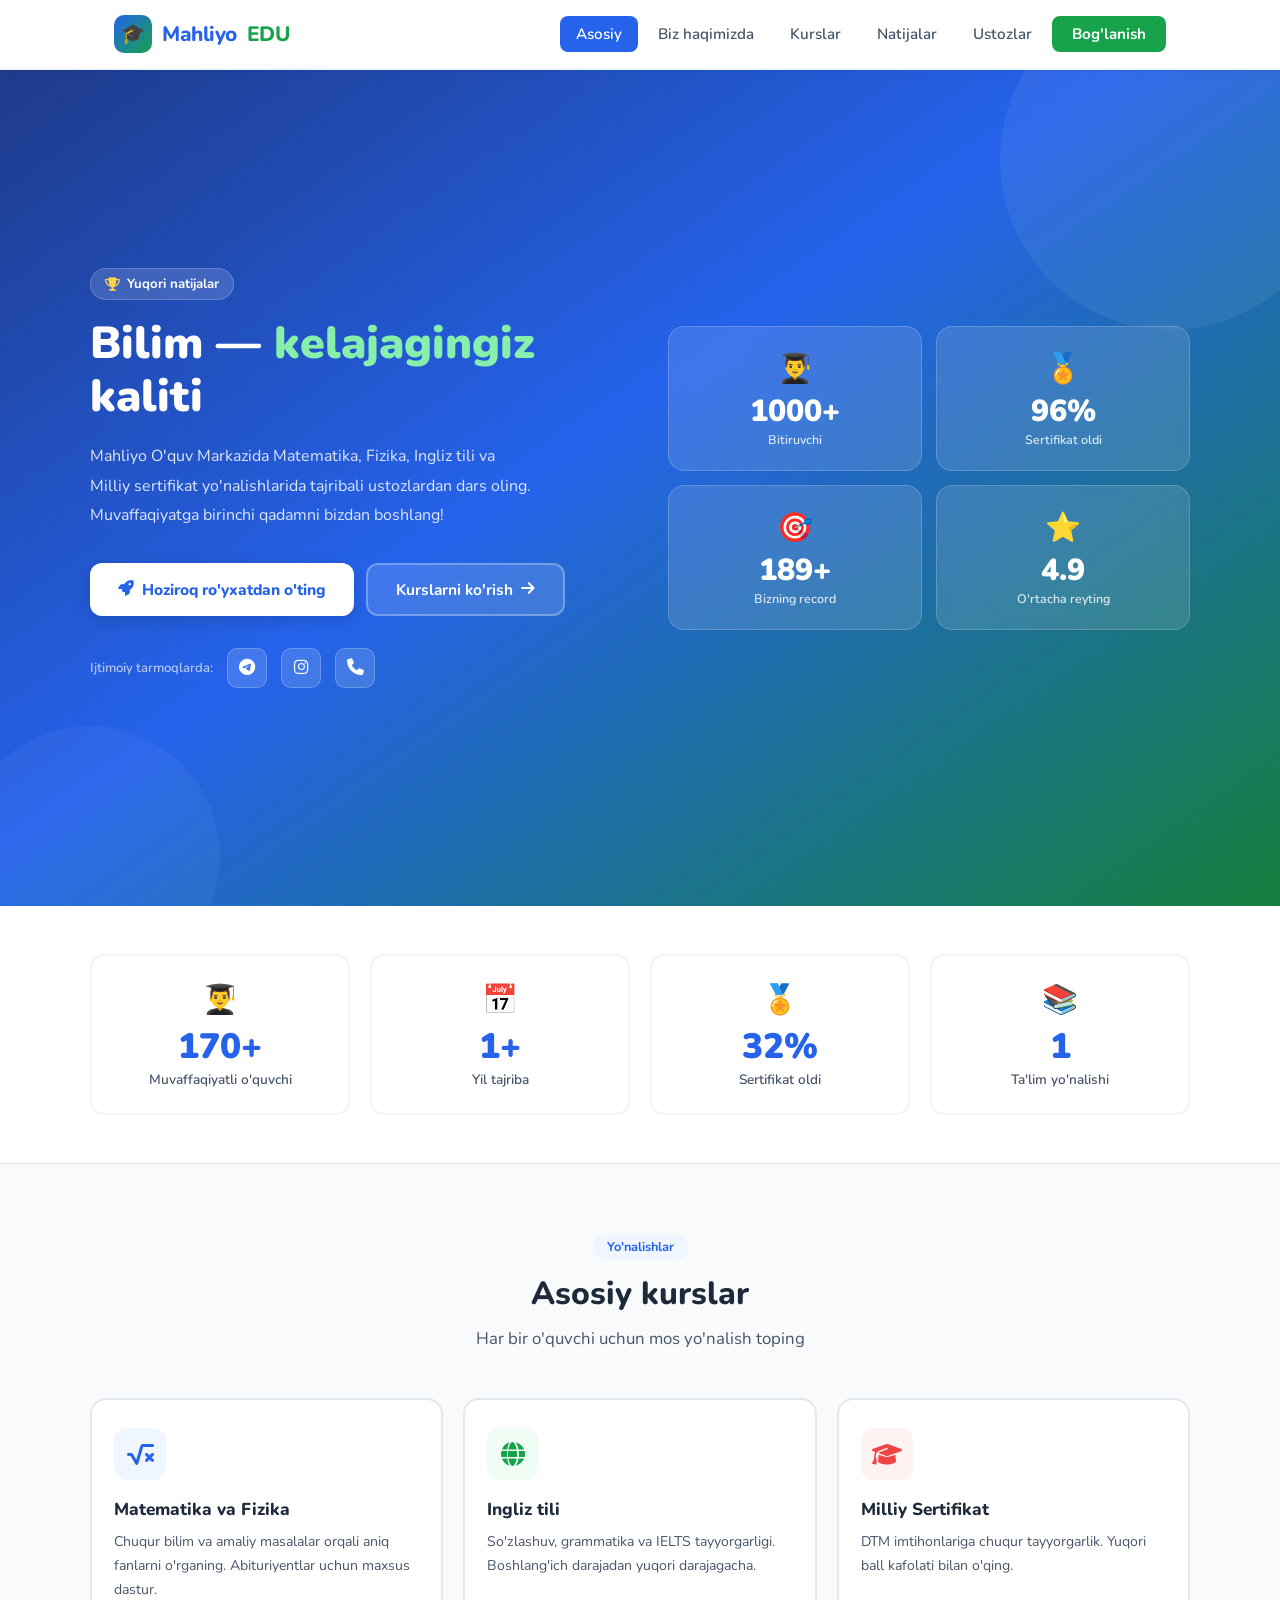
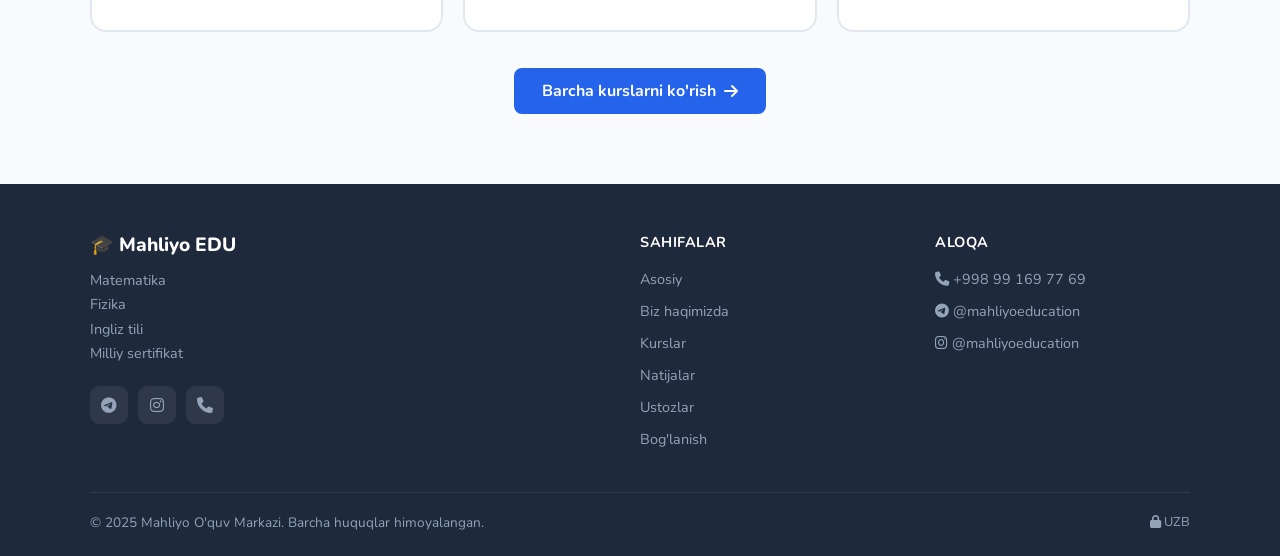
<file: src/main/resources/static/index.html>
<!DOCTYPE html>
<html lang="uz">
<head>
  <meta charset="UTF-8"/>
  <meta name="viewport" content="width=device-width, initial-scale=1.0"/>
  <title>Mahliyo O'quv Markazi — Sifatli Ta'lim</title>
  <link rel="preconnect" href="https://fonts.googleapis.com"/>
  <link href="https://fonts.googleapis.com/css2?family=Nunito:wght@400;600;700;800;900&display=swap" rel="stylesheet"/>
  <!-- Font Awesome — haqiqiy ikonlar uchun -->
  <link rel="stylesheet" href="https://cdnjs.cloudflare.com/ajax/libs/font-awesome/6.5.0/css/all.min.css"/>
  <link rel="stylesheet" href="css/style.css"/>

  <style>
    /* =============================================
       NAVBAR — animatsiyali "Bog'lanish" tugmasi
    ============================================= */

    /* Pulse animatsiyasi — tugma atrofida halqa */
    @keyframes nav-pulse {
      0%   { box-shadow: 0 0 0 0 rgba(37,99,235,0.5); }
      65%  { box-shadow: 0 0 0 10px rgba(37,99,235,0); }
      100% { box-shadow: 0 0 0 0 rgba(37,99,235,0); }
    }
    /* Yengil chayqalish animatsiyasi */
    @keyframes nav-wiggle {
      0%,100% { transform: rotate(0deg); }
      20%     { transform: rotate(-4deg) scale(1.05); }
      40%     { transform: rotate(4deg)  scale(1.05); }
      60%     { transform: rotate(-2deg); }
      80%     { transform: rotate(2deg); }
    }
    .navbar__cta {
      animation: nav-pulse 2.2s infinite;
      position: relative;
    }
    .navbar__cta:hover {
      animation: none;
      transform: translateY(-2px) scale(1.06) !important;
    }

    /* =============================================
       HERO — mobilda to'liq ekran
    ============================================= */
    .hero {
      min-height: calc(100svh - 64px); /* svh — mobil brauzer panelini hisobga oladi */
      background: linear-gradient(145deg, #1e3a8a 0%, #2563eb 45%, #15803d 100%);
      display: flex;
      align-items: center;
      position: relative;
      overflow: hidden;
      padding: 60px 20px 80px;
    }

    /* Fon doiralari — dekorativ */
    .hero::before {
      content: '';
      position: absolute;
      top: -80px; right: -60px;
      width: 340px; height: 340px;
      background: rgba(255,255,255,0.06);
      border-radius: 50%;
      pointer-events: none;
    }
    .hero::after {
      content: '';
      position: absolute;
      bottom: -80px; left: -40px;
      width: 260px; height: 260px;
      background: rgba(255,255,255,0.04);
      border-radius: 50%;
      pointer-events: none;
    }

    .hero__inner {
      max-width: 1100px;
      margin: 0 auto;
      width: 100%;
      display: grid;
      grid-template-columns: 1fr 1fr;
      gap: 56px;
      align-items: center;
      position: relative;
      z-index: 1;
    }

    /* Badge — kichik yorliq */
    .hero__badge {
      display: inline-flex;
      align-items: center;
      gap: 7px;
      background: rgba(255,255,255,0.14);
      color: #fff;
      padding: 6px 14px;
      border-radius: 20px;
      font-size: 0.83rem;
      font-weight: 700;
      margin-bottom: 18px;
      backdrop-filter: blur(8px);
      border: 1px solid rgba(255,255,255,0.2);
    }

    .hero__title {
      font-size: 2.8rem;
      font-weight: 900;
      color: #fff;
      line-height: 1.18;
      margin-bottom: 18px;
    }
    /* Yashil rang — ajratib ko'rsatish */
    .hero__title span { color: #86efac; }

    .hero__desc {
      font-size: 1rem;
      color: rgba(255,255,255,0.85);
      line-height: 1.85;
      margin-bottom: 32px;
    }

    .hero__btns {
      display: flex;
      gap: 12px;
      flex-wrap: wrap;
    }

    /* Asosiy tugma */
    .hero__btn-main {
      background: #fff;
      color: var(--blue);
      padding: 14px 28px;
      border-radius: 12px;
      font-weight: 800;
      font-size: 0.97rem;
      transition: var(--transition);
      display: inline-flex;
      align-items: center;
      gap: 8px;
      text-decoration: none;
      box-shadow: 0 4px 16px rgba(0,0,0,0.15);
    }
    .hero__btn-main:hover {
      background: #f0fdf4;
      transform: translateY(-3px);
      box-shadow: 0 8px 24px rgba(0,0,0,0.25);
    }

    /* Ikkinchi darajali tugma */
    .hero__btn-sec {
      background: rgba(255,255,255,0.13);
      color: #fff;
      padding: 14px 28px;
      border-radius: 12px;
      font-weight: 700;
      font-size: 0.97rem;
      transition: var(--transition);
      border: 2px solid rgba(255,255,255,0.28);
      backdrop-filter: blur(8px);
      display: inline-flex;
      align-items: center;
      gap: 8px;
      text-decoration: none;
    }
    .hero__btn-sec:hover {
      background: rgba(255,255,255,0.22);
      transform: translateY(-3px);
    }

    /* O'ng tomon — statistika kartalar */
    .hero__cards {
      display: grid;
      grid-template-columns: 1fr 1fr;
      gap: 14px;
    }
    .hero__mini-card {
      background: rgba(255,255,255,0.12);
      border-radius: 16px;
      padding: 22px 16px;
      text-align: center;
      backdrop-filter: blur(10px);
      border: 1px solid rgba(255,255,255,0.18);
      color: #fff;
      transition: 0.3s;
    }
    .hero__mini-card:hover {
      background: rgba(255,255,255,0.18);
      transform: translateY(-3px);
    }
    .hero__mini-card__icon { font-size: 1.8rem; margin-bottom: 8px; }
    .hero__mini-card__num  { font-size: 1.9rem; font-weight: 900; line-height: 1; }
    .hero__mini-card__label{ font-size: 0.78rem; opacity: 0.82; margin-top: 5px; font-weight: 600; }

    /* =============================================
       IJTIMOIY TARMOQLAR — hero pastida
    ============================================= */
    .hero__socials {
      display: flex;
      align-items: center;
      gap: 14px;
      margin-top: 32px;
    }
    .hero__socials span {
      font-size: 0.82rem;
      color: rgba(255,255,255,0.65);
      font-weight: 600;
    }
    .social-link {
      width: 40px; height: 40px;
      border-radius: 10px;
      background: rgba(255,255,255,0.14);
      border: 1px solid rgba(255,255,255,0.22);
      display: flex; align-items: center; justify-content: center;
      color: #fff;
      font-size: 1.05rem;
      transition: 0.25s;
      text-decoration: none;
      backdrop-filter: blur(6px);
    }
    .social-link:hover { transform: translateY(-3px) scale(1.1); }
    .social-link.tg:hover  { background: #229ed9; border-color: #229ed9; }
    .social-link.ig:hover  { background: linear-gradient(45deg,#f09433,#e6683c,#dc2743,#cc2366,#bc1888); border-color: transparent; }
    .social-link.tel:hover { background: #16a34a; border-color: #16a34a; }

    /* =============================================
       STATISTIKA CHIZIQ
    ============================================= */
    .stats {
      background: var(--white);
      padding: 48px 20px;
      border-bottom: 1px solid var(--gray-200);
    }
    .stats__inner {
      max-width: 1100px;
      margin: 0 auto;
      display: grid;
      grid-template-columns: repeat(4, 1fr);
      gap: 20px;
    }
    .stat-card {
      text-align: center;
      padding: 24px 16px;
      border-radius: 14px;
      border: 2px solid var(--gray-100);
      transition: var(--transition);
    }
    .stat-card:hover { border-color: var(--blue); background: var(--blue-light); }
    .stat-card__icon  { font-size: 1.8rem; margin-bottom: 10px; }
    .stat-card__num   { font-size: 2.2rem; font-weight: 900; color: var(--blue); line-height: 1; margin-bottom: 6px; }
    .stat-card__label { font-size: 0.85rem; color: var(--gray-600); font-weight: 600; }

    /* =============================================
       KURSLAR PREVIEW
    ============================================= */
    .courses-preview {
      padding: 70px 20px;
      background: var(--gray-50);
    }
    .courses-preview__inner { max-width: 1100px; margin: 0 auto; }

    .courses-grid {
      display: grid;
      grid-template-columns: repeat(3, 1fr);
      gap: 20px;
      margin-bottom: 36px;
    }
    .course-card {
      background: var(--white);
      border-radius: 16px;
      padding: 28px 22px;
      border: 2px solid var(--gray-200);
      transition: var(--transition);
    }
    .course-card:hover {
      border-color: var(--blue);
      box-shadow: var(--shadow-lg);
      transform: translateY(-4px);
    }
    .course-card__icon {
      width: 52px; height: 52px;
      border-radius: 13px;
      display: flex; align-items: center; justify-content: center;
      font-size: 1.5rem;
      margin-bottom: 18px;
    }
    .cc--blue   { background: var(--blue-light); }
    .cc--green  { background: var(--green-light); }
    .cc--red    { background: var(--red-light); }
    .course-card h3 { font-size: 1.08rem; font-weight: 800; margin-bottom: 9px; color: var(--gray-800); }
    .course-card p  { font-size: 0.88rem; color: var(--gray-600); line-height: 1.7; }

    /* =============================================
       FOOTER — haqiqiy ikonlar
    ============================================= */
    .footer__socials {
      display: flex;
      gap: 10px;
      margin-top: 14px;
    }
    .footer__socials a {
      width: 38px; height: 38px;
      border-radius: 9px;
      background: rgba(255,255,255,0.07);
      display: flex; align-items: center; justify-content: center;
      font-size: 1rem;
      transition: 0.25s;
      color: var(--gray-400);
      text-decoration: none;
    }
    .footer__socials a:hover { transform: translateY(-3px); }
    .footer__socials a.tg:hover  { background: #229ed9; color: #fff; }
    .footer__socials a.ig:hover  { background: #e1306c; color: #fff; }
    .footer__socials a.tel:hover { background: var(--green); color: #fff; }

    /* =============================================
       MOBIL — Samsung S20+ (412px) va boshqalar
    ============================================= */
    @media (max-width: 900px) {
      /* Hero — bitta ustun */
      .hero__inner { grid-template-columns: 1fr; gap: 36px; }
      .hero__title  { font-size: 2.1rem; }
      .hero__cards  { grid-template-columns: repeat(2, 1fr); max-width: 360px; }

      /* Statistika — 2 ustun */
      .stats__inner { grid-template-columns: repeat(2, 1fr); }

      /* Kurslar — 1 ustun */
      .courses-grid { grid-template-columns: 1fr; }
    }

    @media (max-width: 480px) {
      .hero { padding: 48px 16px 64px; }
      .hero__title { font-size: 1.8rem; }
      .hero__desc  { font-size: 0.93rem; }
      .hero__btns  { flex-direction: column; }
      .hero__btn-main,
      .hero__btn-sec { justify-content: center; width: 100%; text-align: center; }
      .hero__cards { max-width: 100%; }
      .stats__inner { gap: 12px; }
      .stat-card__num { font-size: 1.8rem; }
    }
  @keyframes pulse-gold {
      0%,100% { text-shadow: 0 0 4px rgba(252,211,77,0.3); }
      50%     { text-shadow: 0 0 8px rgba(252,211,77,1), 0 0 20px rgba(252,211,77,0.7), 0 0 36px rgba(252,211,77,0.4); }
    }
    @keyframes trophy-bounce {
      0%,100% { transform: translateY(0) rotate(0deg); }
      25%     { transform: translateY(-4px) rotate(-8deg); }
      75%     { transform: translateY(-4px) rotate(8deg); }
    }
  </style>
</head>
<body>

<!-- ===== NAVBAR ===== -->
<nav class="navbar">
  <div class="navbar__inner">
    <a href="index.html" class="navbar__logo">
      <div class="navbar__logo-icon">🎓</div>
      Mahliyo <span>EDU</span>
    </a>
    <div class="navbar__links">
      <a href="index.html" class="active">Asosiy</a>
      <a href="about.html">Biz haqimizda</a>
      <a href="courses.html">Kurslar</a>
      <a href="results.html">Natijalar</a>
      <a href="teachers.html">Ustozlar</a>
      <!-- Animatsiyali tugma -->
      <a href="contact.html" class="navbar__cta">Bog'lanish</a>
    </div>
    <div class="navbar__burger">
      <span></span><span></span><span></span>
    </div>
  </div>
</nav>


<!-- ===== HERO ===== -->
<section class="hero">
  <div class="hero__inner">

    <!-- Chap tomon: matn -->
    <div class="hero__content">
      <div class="hero__badge">
        <i class="fas fa-trophy" style="color:#fcd34d;animation:pulse-gold 2s ease-in-out infinite;"></i> Yuqori natijalar
      </div>
      <h1 class="hero__title">
        Bilim — <span>kelajagingiz</span><br>kaliti
      </h1>
      <p class="hero__desc">
        Mahliyo O'quv Markazida Matematika, Fizika, Ingliz tili va<br>
        Milliy sertifikat yo'nalishlarida tajribali ustozlardan dars oling.
        Muvaffaqiyatga birinchi qadamni bizdan boshlang!
      </p>
      <div class="hero__btns">
        <a href="contact.html" class="hero__btn-main">
          <i class="fas fa-rocket"></i> Hoziroq ro'yxatdan o'ting
        </a>
        <a href="courses.html" class="hero__btn-sec">
          Kurslarni ko'rish <i class="fas fa-arrow-right"></i>
        </a>
      </div>

      <!-- Ijtimoiy tarmoqlar — haqiqiy ikonlar -->
      <div class="hero__socials">
        <span>Ijtimoiy tarmoqlarda:</span>
        <a href="https://t.me/mahliyoeducation" target="_blank"
           class="social-link tg" title="Telegram">
          <i class="fab fa-telegram"></i>
        </a>
        <a href="https://instagram.com/mahliyoeducation" target="_blank"
           class="social-link ig" title="Instagram">
          <i class="fab fa-instagram"></i>
        </a>
        <a href="tel:+998991697769"
           class="social-link tel" title="Telefon">
          <i class="fas fa-phone"></i>
        </a>
      </div>
    </div>

    <!-- O'ng tomon: mini statistika kartalar -->
    <div class="hero__cards">
      <div class="hero__mini-card">
        <div class="hero__mini-card__icon">👨‍🎓</div>
        <div class="hero__mini-card__num">1000+</div>
        <div class="hero__mini-card__label">Bitiruvchi</div>
      </div>
      <div class="hero__mini-card">
        <div class="hero__mini-card__icon">🏅</div>
        <div class="hero__mini-card__num">96%</div>
        <div class="hero__mini-card__label">Sertifikat oldi</div>
      </div>
      <div class="hero__mini-card">
        <div class="hero__mini-card__icon">🎯</div>
        <div class="hero__mini-card__num">189+</div>
        <div class="hero__mini-card__label">Bizning record</div>
      </div>
      <div class="hero__mini-card">
        <div class="hero__mini-card__icon">⭐</div>
        <div class="hero__mini-card__num">4.9</div>
        <div class="hero__mini-card__label">O'rtacha reyting</div>
      </div>
    </div>

  </div>
</section>


<!-- ===== STATISTIKA ===== -->
<section class="stats">
  <div class="stats__inner">
    <div class="stat-card">
      <div class="stat-card__icon">👨‍🎓</div>
      <div class="stat-card__num"><span data-counter="500">0</span>+</div>
      <div class="stat-card__label">Muvaffaqiyatli o'quvchi</div>
    </div>
    <div class="stat-card">
      <div class="stat-card__icon">📅</div>
      <div class="stat-card__num"><span data-counter="3">0</span>+</div>
      <div class="stat-card__label">Yil tajriba</div>
    </div>
    <div class="stat-card">
      <div class="stat-card__icon">🏅</div>
      <div class="stat-card__num"><span data-counter="95">0</span>%</div>
      <div class="stat-card__label">Sertifikat oldi</div>
    </div>
    <div class="stat-card">
      <div class="stat-card__icon">📚</div>
      <div class="stat-card__num"><span data-counter="4">0</span></div>
      <div class="stat-card__label">Ta'lim yo'nalishi</div>
    </div>
  </div>
</section>


<!-- ===== KURSLAR PREVIEW ===== -->
<section class="courses-preview">
  <div class="courses-preview__inner">
    <div class="section-header">
      <div class="badge badge--blue">Yo'nalishlar</div>
      <h2 class="section-title">Asosiy kurslar</h2>
      <p class="section-subtitle">Har bir o'quvchi uchun mos yo'nalish toping</p>
    </div>

    <div class="courses-grid">
      <div class="course-card">
        <div class="course-card__icon cc--blue">
          <i class="fas fa-square-root-alt" style="color:var(--blue)"></i>
        </div>
        <h3>Matematika va Fizika</h3>
        <p>Chuqur bilim va amaliy masalalar orqali aniq fanlarni o'rganing. Abituriyentlar uchun maxsus dastur.</p>
      </div>
      <div class="course-card">
        <div class="course-card__icon cc--green">
          <i class="fas fa-globe" style="color:var(--green)"></i>
        </div>
        <h3>Ingliz tili</h3>
        <p>So'zlashuv, grammatika va IELTS tayyorgarligi. Boshlang'ich darajadan yuqori darajagacha.</p>
      </div>
      <div class="course-card">
        <div class="course-card__icon cc--red">
          <i class="fas fa-graduation-cap" style="color:var(--red)"></i>
        </div>
        <h3>Milliy Sertifikat</h3>
        <p>DTM imtihonlariga chuqur tayyorgarlik. Yuqori ball kafolati bilan o'qing.</p>
      </div>
    </div>

    <div style="text-align:center;">
      <a href="courses.html" class="btn btn--primary">
        Barcha kurslarni ko'rish <i class="fas fa-arrow-right"></i>
      </a>
    </div>
  </div>
</section>


<!-- ===== FOOTER ===== -->
<footer class="footer">
  <div class="footer__inner">
    <div class="footer__brand">
      <div class="footer__brand-name">🎓 Mahliyo EDU</div>
      <p class="footer__brand-desc">
        Matematika<br>
        Fizika<br>
        Ingliz tili<br>
        Milliy sertifikat
      </p>
      <!-- Font Awesome ikonlar -->
      <div class="footer__socials">
        <a href="https://t.me/mahliyoeducation" target="_blank" class="tg" title="Telegram">
          <i class="fab fa-telegram"></i>
        </a>
        <a href="https://instagram.com/mahliyoeducation" target="_blank" class="ig" title="Instagram">
          <i class="fab fa-instagram"></i>
        </a>
        <a href="tel:+998991697769" class="tel" title="Telefon">
          <i class="fas fa-phone"></i>
        </a>
      </div>
    </div>

    <div class="footer__col">
      <div class="footer__col-title">Sahifalar</div>
      <ul>
        <li><a href="index.html">Asosiy</a></li>
        <li><a href="about.html">Biz haqimizda</a></li>
        <li><a href="courses.html">Kurslar</a></li>
        <li><a href="results.html">Natijalar</a></li>
        <li><a href="teachers.html">Ustozlar</a></li>
        <li><a href="contact.html">Bog'lanish</a></li>
      </ul>
    </div>

    <div class="footer__col">
      <div class="footer__col-title">Aloqa</div>
      <ul>
        <li>
          <a href="tel:+998991697769">
            <i class="fas fa-phone"></i> +998 99 169 77 69
          </a>
        </li>
        <li>
          <a href="https://t.me/mahliyoeducation" target="_blank">
            <i class="fab fa-telegram"></i> @mahliyoeducation
          </a>
        </li>
        <li>
          <a href="https://instagram.com/mahliyoeducation" target="_blank">
            <i class="fab fa-instagram"></i> @mahliyoeducation
          </a>
        </li>
      </ul>
    </div>
  </div>

  <div class="footer__bottom">
    <span>© 2025 Mahliyo O'quv Markazi. Barcha huquqlar himoyalangan.</span>
    <a href="admin/login.html" style="color:var(--gray-400);font-size:0.8rem;">
      <i class="fas fa-lock"></i> UZB
    </a>
  </div>
</footer>

<script src="js/main.js"></script>

<!-- FLOAT NAV -->

<style id="float-nav-style">
@media(max-width:768px){
  .float-nav-btn{
    position:fixed;
    top:62%;
    transform:translateY(-50%);
    z-index:999;
    width:40px;height:40px;
    border-radius:50%;
    display:flex;align-items:center;justify-content:center;
    font-size:1.1rem;
    text-decoration:none;
    border:none;cursor:pointer;
    box-shadow:0 4px 16px rgba(0,0,0,0.18);
    transition:0.2s;
    opacity:0;
    animation:float-appear 0.5s ease 0.8s forwards;
  }
  @keyframes float-appear{
    from{opacity:0;transform:translateY(-50%) scale(0.7);}
    to{opacity:1;transform:translateY(-50%) scale(1);}
  }
  .float-nav-btn:active{transform:translateY(-50%) scale(0.9);}
  .float-nav-btn--prev{
    left:6px;
    background:rgba(255,255,255,0.92);
    color:var(--blue,#2563eb);
    backdrop-filter:blur(8px);
  }
  .float-nav-btn--next{
    right:6px;
    background:var(--blue,#2563eb);
    color:#fff;
  }
  .float-nav-btn--contact{
    right:6px;
    background:var(--green,#16a34a);
    color:#fff;
    animation:float-appear 0.5s ease 0.8s forwards,
              pulse-float 2s ease-in-out 1.3s infinite;
  }
  @keyframes pulse-float{
    0%  {box-shadow:0 4px 16px rgba(22,163,74,0.3),0 0 0 0 rgba(22,163,74,0.4);}
    70% {box-shadow:0 4px 16px rgba(22,163,74,0.3),0 0 0 10px rgba(22,163,74,0);}
    100%{box-shadow:0 4px 16px rgba(22,163,74,0.3),0 0 0 0 rgba(22,163,74,0);}
  }
}
@media(min-width:769px){
  .float-nav-btn{display:none;}
}
</style>

<a href="about.html" class="float-nav-btn float-nav-btn--next" title="Biz haqimizda"><i class="fas fa-chevron-right"></i></a>
<!-- END FLOAT NAV -->
</body>
</html>
</file>
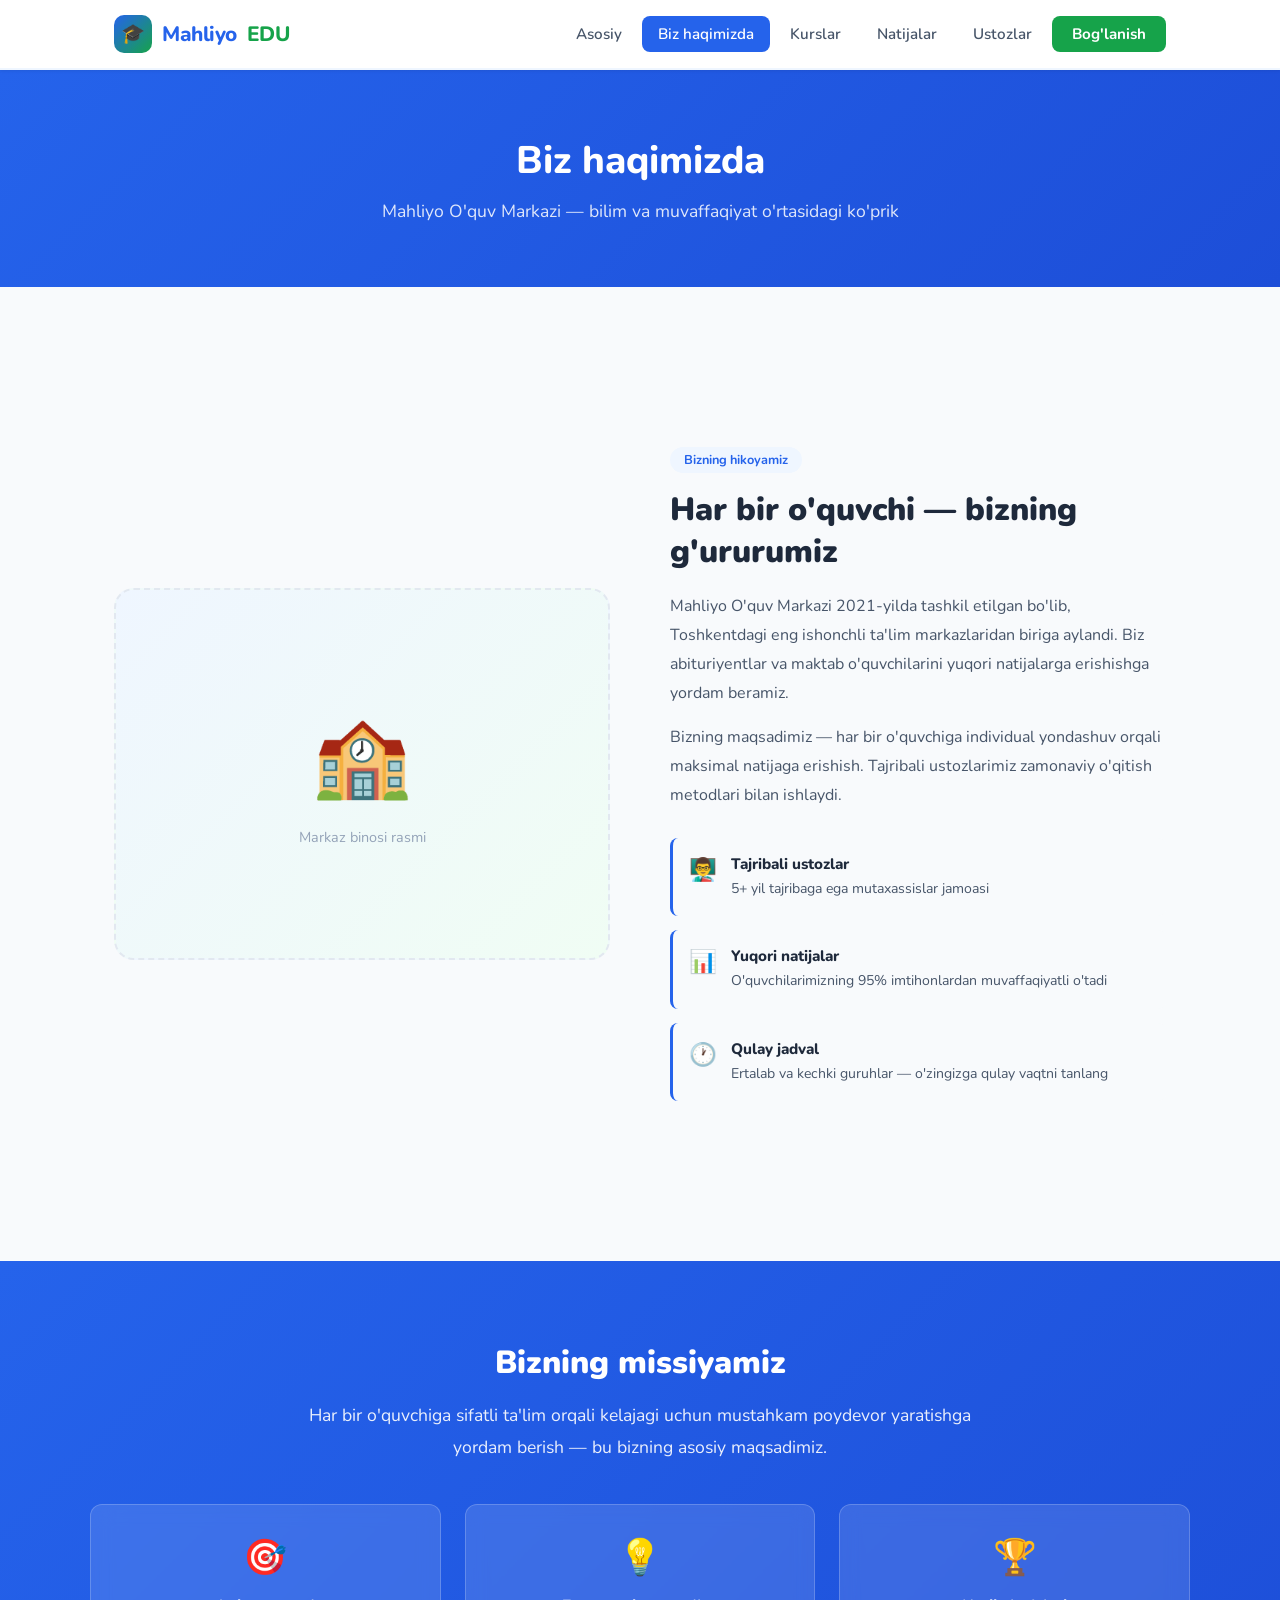
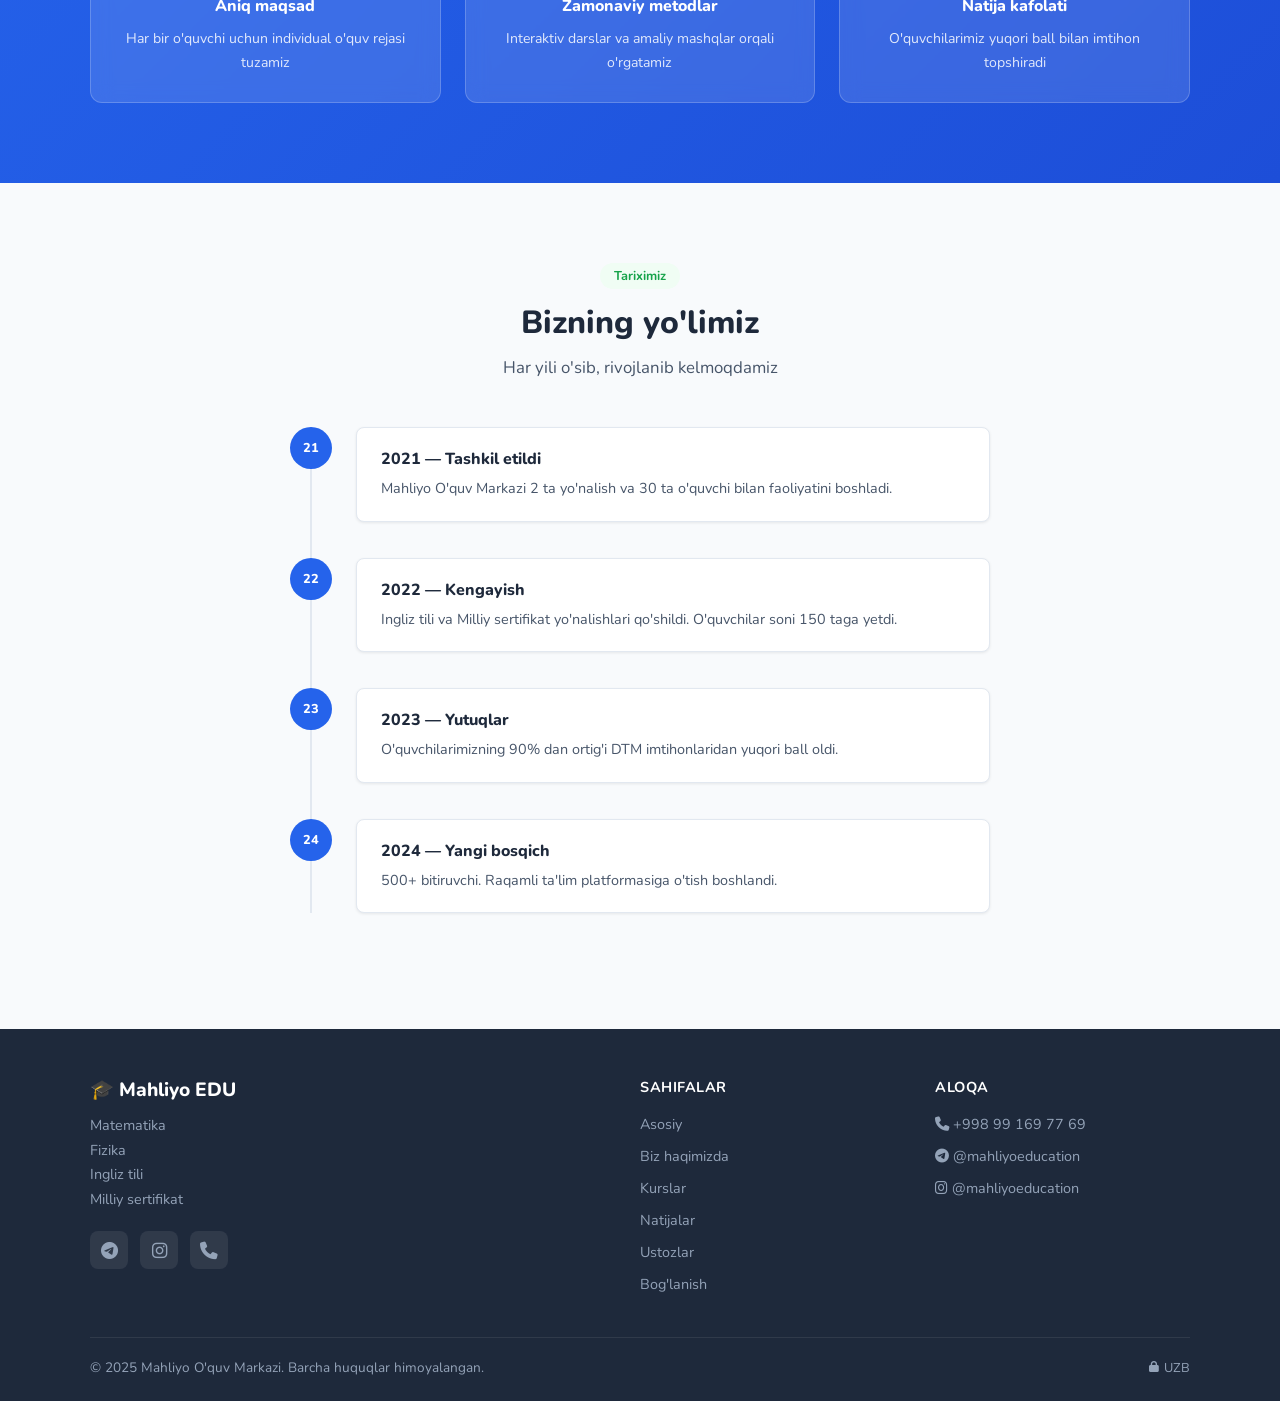
<file: src/main/resources/static/about.html>
<!DOCTYPE html>
<html lang="uz">
<head>
  <meta charset="UTF-8"/>
  <meta name="viewport" content="width=device-width, initial-scale=1.0"/>
  <title>Biz haqimizda — Mahliyo O'quv Markazi</title>
  <link rel="preconnect" href="https://fonts.googleapis.com"/>
  <link href="https://fonts.googleapis.com/css2?family=Nunito:wght@400;600;700;800;900&display=swap" rel="stylesheet"/>
  <link rel="stylesheet" href="css/style.css"/>
  <link rel="stylesheet" href="https://cdnjs.cloudflare.com/ajax/libs/font-awesome/6.4.0/css/all.min.css"/>
  <style>
    .about-grid {
      display: grid;
      grid-template-columns: 1fr 1fr;
      gap: 60px;
      align-items: center;
      padding: 80px 0;
    }
    .about-image {
      width: 100%;
      aspect-ratio: 4/3;
      background: linear-gradient(135deg, var(--blue-light), var(--green-light));
      border-radius: 20px;
      display: flex;
      flex-direction: column;
      align-items: center;
      justify-content: center;
      gap: 16px;
      color: var(--gray-400);
      font-size: 0.9rem;
      border: 2px dashed var(--gray-200);
    }
    .about-image .icon { font-size: 5rem; }
    .about-content .badge { margin-bottom: 16px; }
    .about-content h2 {
      font-size: 2rem;
      font-weight: 900;
      color: var(--gray-800);
      margin-bottom: 20px;
      line-height: 1.3;
    }
    .about-content p {
      font-size: 1rem;
      color: var(--gray-600);
      line-height: 1.8;
      margin-bottom: 16px;
    }
    .about-features {
      margin-top: 28px;
      display: flex;
      flex-direction: column;
      gap: 14px;
    }
    .about-feature {
      display: flex;
      align-items: flex-start;
      gap: 14px;
      padding: 16px;
      background: var(--gray-50);
      border-radius: var(--radius-sm);
      border-left: 3px solid var(--blue);
    }
    .about-feature__icon {
      font-size: 1.4rem;
      flex-shrink: 0;
    }
    .about-feature h4 {
      font-size: 0.95rem;
      font-weight: 800;
      color: var(--gray-800);
      margin-bottom: 4px;
    }
    .about-feature p {
      font-size: 0.88rem;
      color: var(--gray-600);
      margin: 0;
      line-height: 1.6;
    }

    /* MISSIYA */
    .mission {
      background: linear-gradient(135deg, var(--blue) 0%, var(--blue-dark) 100%);
      padding: 80px 24px;
      color: #fff;
      text-align: center;
    }
    .mission h2 {
      font-size: 2rem;
      font-weight: 900;
      margin-bottom: 16px;
    }
    .mission p {
      font-size: 1.1rem;
      opacity: 0.9;
      max-width: 680px;
      margin: 0 auto 40px;
      line-height: 1.8;
    }
    .mission-cards {
      display: grid;
      grid-template-columns: repeat(3, 1fr);
      gap: 24px;
      max-width: 1100px;
      margin: 0 auto;
    }
    .mission-card {
      background: rgba(255,255,255,0.12);
      border-radius: var(--radius);
      padding: 28px;
      backdrop-filter: blur(10px);
      border: 1px solid rgba(255,255,255,0.2);
      text-align: center;
    }
    .mission-card__icon { font-size: 2.2rem; margin-bottom: 14px; }
    .mission-card h3 {
      font-size: 1rem;
      font-weight: 800;
      margin-bottom: 10px;
    }
    .mission-card p {
      font-size: 0.88rem;
      opacity: 0.85;
      margin: 0;
      line-height: 1.7;
    }

    /* TARIXI */
    .timeline {
      padding: 80px 0;
    }
    .timeline__items {
      max-width: 700px;
      margin: 0 auto;
      position: relative;
    }
    .timeline__items::before {
      content: '';
      position: absolute;
      left: 20px;
      top: 0;
      bottom: 0;
      width: 2px;
      background: var(--gray-200);
    }
    .timeline__item {
      display: flex;
      gap: 24px;
      margin-bottom: 36px;
      position: relative;
    }
    .timeline__dot {
      width: 42px;
      height: 42px;
      border-radius: 50%;
      background: var(--blue);
      color: #fff;
      font-size: 0.8rem;
      font-weight: 800;
      display: flex;
      align-items: center;
      justify-content: center;
      flex-shrink: 0;
      position: relative;
      z-index: 1;
    }
    .timeline__content {
      background: var(--white);
      border-radius: var(--radius-sm);
      padding: 20px 24px;
      border: 1px solid var(--gray-200);
      flex: 1;
      box-shadow: var(--shadow-sm);
    }
    .timeline__content h4 {
      font-size: 1rem;
      font-weight: 800;
      color: var(--gray-800);
      margin-bottom: 6px;
    }
    .timeline__content p {
      font-size: 0.9rem;
      color: var(--gray-600);
      line-height: 1.7;
    }

    @media (max-width: 768px) {
      .about-grid { grid-template-columns: 1fr; gap: 36px; }
      .about-image { display: none; }
      .mission-cards { grid-template-columns: 1fr; }
    }
  </style>
</head>
<body>

<nav class="navbar">
  <div class="navbar__inner">
    <a href="index.html" class="navbar__logo">
      <div class="navbar__logo-icon">🎓</div>
      Mahliyo <span>EDU</span>
    </a>
    <div class="navbar__links">
      <a href="index.html">Asosiy</a>
      <a href="about.html" class="active">Biz haqimizda</a>
      <a href="courses.html">Kurslar</a>
      <a href="results.html">Natijalar</a>
      <a href="teachers.html">Ustozlar</a>
      <a href="contact.html" class="navbar__cta">Bog'lanish</a>
    </div>
    <div class="navbar__burger">
      <span></span><span></span><span></span>
    </div>
  </div>
</nav>

<div class="page-hero">
  <h1>Biz haqimizda</h1>
  <p>Mahliyo O'quv Markazi — bilim va muvaffaqiyat o'rtasidagi ko'prik</p>
</div>

<section class="section">
  <div class="container">
    <div class="about-grid">
      <div class="about-image">
        <div class="icon">🏫</div>
        <p>Markaz binosi rasmi</p>
      </div>
      <div class="about-content">
        <div class="badge badge--blue">Bizning hikoyamiz</div>
        <h2>Har bir o'quvchi — bizning g'ururumiz</h2>
        <p>
          Mahliyo O'quv Markazi 2021-yilda tashkil etilgan bo'lib,
          Toshkentdagi eng ishonchli ta'lim markazlaridan biriga aylandi.
          Biz abituriyentlar va maktab o'quvchilarini yuqori natijalarga
          erishishga yordam beramiz.
        </p>
        <p>
          Bizning maqsadimiz — har bir o'quvchiga individual yondashuv
          orqali maksimal natijaga erishish. Tajribali ustozlarimiz
          zamonaviy o'qitish metodlari bilan ishlaydi.
        </p>
        <div class="about-features">
          <div class="about-feature">
            <div class="about-feature__icon">👨‍🏫</div>
            <div>
              <h4>Tajribali ustozlar</h4>
              <p>5+ yil tajribaga ega mutaxassislar jamoasi</p>
            </div>
          </div>
          <div class="about-feature">
            <div class="about-feature__icon">📊</div>
            <div>
              <h4>Yuqori natijalar</h4>
              <p>O'quvchilarimizning 95% imtihonlardan muvaffaqiyatli o'tadi</p>
            </div>
          </div>
          <div class="about-feature">
            <div class="about-feature__icon">🕐</div>
            <div>
              <h4>Qulay jadval</h4>
              <p>Ertalab va kechki guruhlar — o'zingizga qulay vaqtni tanlang</p>
            </div>
          </div>
        </div>
      </div>
    </div>
  </div>
</section>

<section class="mission">
  <h2>Bizning missiyamiz</h2>
  <p>
    Har bir o'quvchiga sifatli ta'lim orqali kelajagi uchun mustahkam
    poydevor yaratishga yordam berish — bu bizning asosiy maqsadimiz.
  </p>
  <div class="mission-cards">
    <div class="mission-card">
      <div class="mission-card__icon">🎯</div>
      <h3>Aniq maqsad</h3>
      <p>Har bir o'quvchi uchun individual o'quv rejasi tuzamiz</p>
    </div>
    <div class="mission-card">
      <div class="mission-card__icon">💡</div>
      <h3>Zamonaviy metodlar</h3>
      <p>Interaktiv darslar va amaliy mashqlar orqali o'rgatamiz</p>
    </div>
    <div class="mission-card">
      <div class="mission-card__icon">🏆</div>
      <h3>Natija kafolati</h3>
      <p>O'quvchilarimiz yuqori ball bilan imtihon topshiradi</p>
    </div>
  </div>
</section>

<section class="timeline section">
  <div class="container">
    <div class="section-header">
      <div class="badge badge--green">Tariximiz</div>
      <h2 class="section-title">Bizning yo'limiz</h2>
      <p class="section-subtitle">Har yili o'sib, rivojlanib kelmoqdamiz</p>
    </div>
    <div class="timeline__items">
      <div class="timeline__item">
        <div class="timeline__dot">21</div>
        <div class="timeline__content">
          <h4>2021 — Tashkil etildi</h4>
          <p>Mahliyo O'quv Markazi 2 ta yo'nalish va 30 ta o'quvchi bilan faoliyatini boshladi.</p>
        </div>
      </div>
      <div class="timeline__item">
        <div class="timeline__dot">22</div>
        <div class="timeline__content">
          <h4>2022 — Kengayish</h4>
          <p>Ingliz tili va Milliy sertifikat yo'nalishlari qo'shildi. O'quvchilar soni 150 taga yetdi.</p>
        </div>
      </div>
      <div class="timeline__item">
        <div class="timeline__dot">23</div>
        <div class="timeline__content">
          <h4>2023 — Yutuqlar</h4>
          <p>O'quvchilarimizning 90% dan ortig'i DTM imtihonlaridan yuqori ball oldi.</p>
        </div>
      </div>
      <div class="timeline__item">
        <div class="timeline__dot">24</div>
        <div class="timeline__content">
          <h4>2024 — Yangi bosqich</h4>
          <p>500+ bitiruvchi. Raqamli ta'lim platformasiga o'tish boshlandi.</p>
        </div>
      </div>
    </div>
  </div>
</section>

<footer class="footer">
  <div class="footer__inner">
    <div class="footer__brand">
      <div class="footer__brand-name">🎓 Mahliyo EDU</div>
      <p class="footer__brand-desc">
        Matematika<br>
        Fizika<br>
        Ingliz tili<br>
        Milliy sertifikat
      </p>
      <div class="footer__socials">
        <a href="https://t.me/mahliyoeducation" target="_blank"><i class="fa-brands fa-telegram"></i></a>
        <a href="https://instagram.com/mahliyoeducation" target="_blank"><i class="fa-brands fa-instagram"></i></a>
        <a href="tel:+998991697769"><i class="fa-solid fa-phone"></i></a>
      </div>
    </div>
    <div class="footer__col">
      <div class="footer__col-title">Sahifalar</div>
      <ul>
        <li><a href="index.html">Asosiy</a></li>
        <li><a href="about.html">Biz haqimizda</a></li>
        <li><a href="courses.html">Kurslar</a></li>
        <li><a href="results.html">Natijalar</a></li>
        <li><a href="teachers.html">Ustozlar</a></li>
        <li><a href="contact.html">Bog'lanish</a></li>
      </ul>
    </div>
    <div class="footer__col">
      <div class="footer__col-title">Aloqa</div>
      <ul>
        <li><a href="tel:+998991697769"><i class="fa-solid fa-phone"></i> +998 99 169 77 69</a></li>
        <li><a href="https://t.me/mahliyoeducation"><i class="fa-brands fa-telegram"></i> @mahliyoeducation</a></li>
        <li><a href="https://instagram.com/mahliyoeducation"><i class="fa-brands fa-instagram"></i> @mahliyoeducation</a></li>
      </ul>
    </div>
  </div>
  <div class="footer__bottom">
    <span>© 2025 Mahliyo O'quv Markazi. Barcha huquqlar himoyalangan.</span>
    <a href="admin/login.html" style="color: var(--gray-400); font-size:0.8rem; display: inline-flex; align-items: center; gap: 5px;">
      <i class="fa-solid fa-lock" style="font-size: 0.7rem;"></i> UZB
    </a>
  </div>
</footer>

<script src="js/main.js"></script>

<!-- FLOAT NAV -->

<style id="float-nav-style">
@media(max-width:768px){
  .float-nav-btn{
    position:fixed;
    top:62%;
    transform:translateY(-50%);
    z-index:999;
    width:40px;height:40px;
    border-radius:50%;
    display:flex;align-items:center;justify-content:center;
    font-size:1.1rem;
    text-decoration:none;
    border:none;cursor:pointer;
    box-shadow:0 4px 16px rgba(0,0,0,0.18);
    transition:0.2s;
    opacity:0;
    animation:float-appear 0.5s ease 0.8s forwards;
  }
  @keyframes float-appear{
    from{opacity:0;transform:translateY(-50%) scale(0.7);}
    to{opacity:1;transform:translateY(-50%) scale(1);}
  }
  .float-nav-btn:active{transform:translateY(-50%) scale(0.9);}
  .float-nav-btn--prev{
    left:6px;
    background:rgba(255,255,255,0.92);
    color:var(--blue,#2563eb);
    backdrop-filter:blur(8px);
  }
  .float-nav-btn--next{
    right:6px;
    background:var(--blue,#2563eb);
    color:#fff;
  }
  .float-nav-btn--contact{
    right:6px;
    background:var(--green,#16a34a);
    color:#fff;
    animation:float-appear 0.5s ease 0.8s forwards,
              pulse-float 2s ease-in-out 1.3s infinite;
  }
  @keyframes pulse-float{
    0%  {box-shadow:0 4px 16px rgba(22,163,74,0.3),0 0 0 0 rgba(22,163,74,0.4);}
    70% {box-shadow:0 4px 16px rgba(22,163,74,0.3),0 0 0 10px rgba(22,163,74,0);}
    100%{box-shadow:0 4px 16px rgba(22,163,74,0.3),0 0 0 0 rgba(22,163,74,0);}
  }
}
@media(min-width:769px){
  .float-nav-btn{display:none;}
}
</style>
<a href="index.html" class="float-nav-btn float-nav-btn--prev" title="Oldingi"><i class="fas fa-chevron-left"></i></a>
<a href="courses.html" class="float-nav-btn float-nav-btn--next" title="Kurslar"><i class="fas fa-chevron-right"></i></a>
<!-- END FLOAT NAV -->
</body>
</html>
</file>
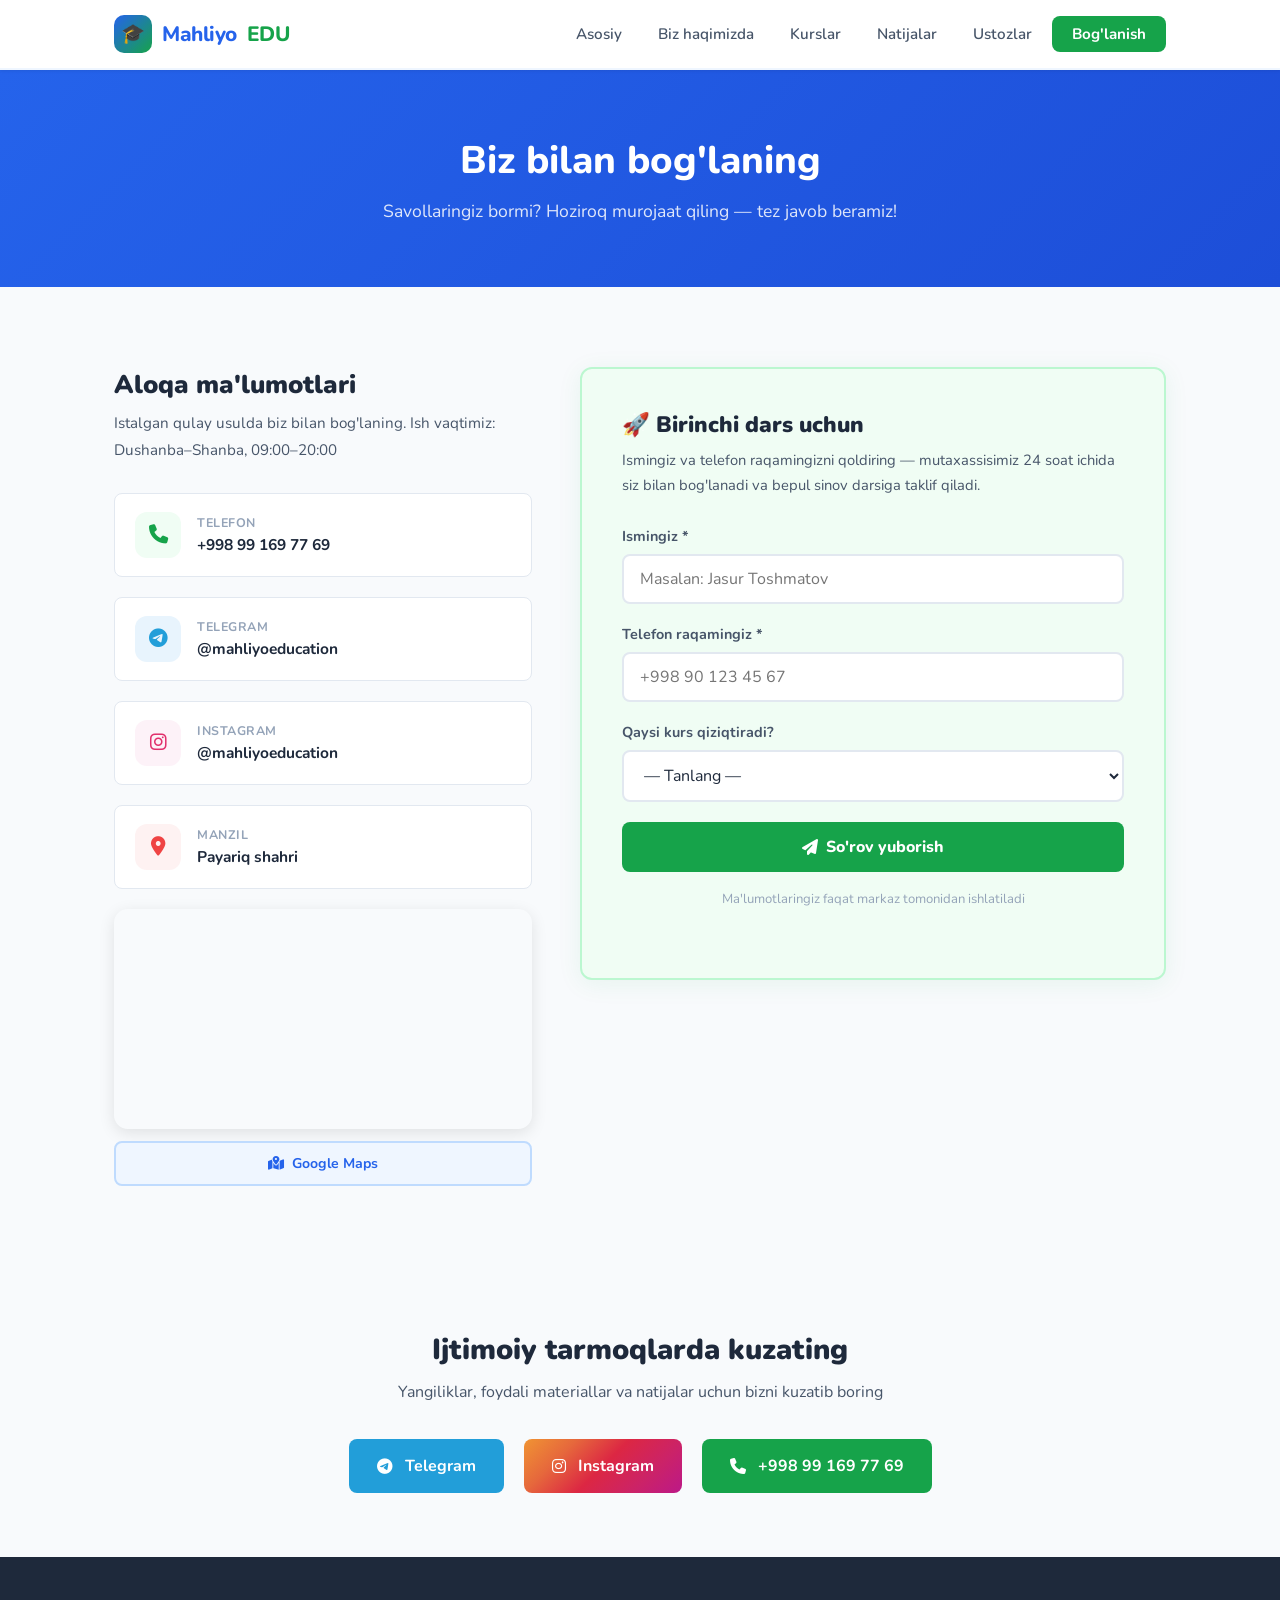
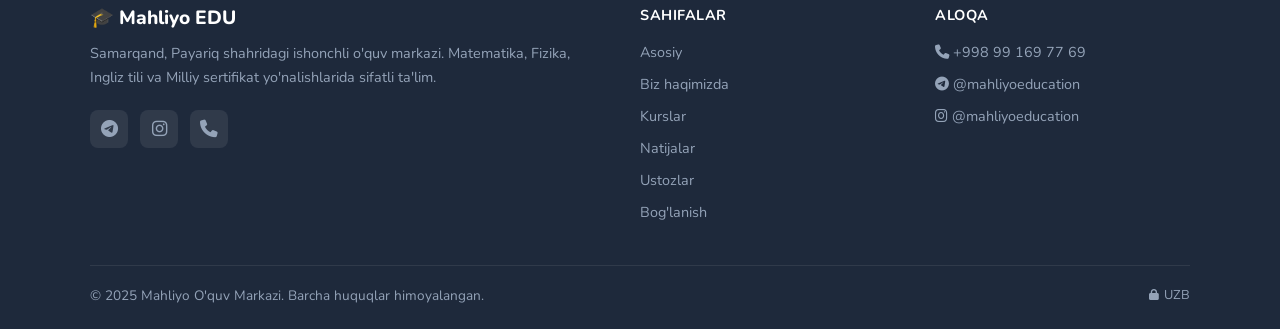
<file: src/main/resources/static/contact.html>
<!DOCTYPE html>
<html lang="uz">
<head>
  <meta charset="UTF-8"/>
  <meta name="viewport" content="width=device-width, initial-scale=1.0"/>
  <title>Bog'lanish — Mahliyo O'quv Markazi</title>
  <link rel="preconnect" href="https://fonts.googleapis.com"/>
  <link href="https://fonts.googleapis.com/css2?family=Nunito:wght@400;600;700;800;900&display=swap" rel="stylesheet"/>
  <link rel="stylesheet" href="https://cdnjs.cloudflare.com/ajax/libs/font-awesome/6.5.0/css/all.min.css"/>
  <link rel="stylesheet" href="css/style.css"/>
  <style>
    @keyframes pulse-green {
      0%   { box-shadow: 0 0 0 0 rgba(22,163,74,0.5); }
      70%  { box-shadow: 0 0 0 10px rgba(22,163,74,0); }
      100% { box-shadow: 0 0 0 0 rgba(22,163,74,0); }
    }
    .navbar__cta { animation: pulse-green 2.5s ease-in-out infinite !important; }

    .contact-section { padding: 80px 0; }
    .contact-grid {
      display: grid;
      grid-template-columns: 1fr 1.4fr;
      gap: 48px;
      align-items: start;
    }
    .contact-info { display: flex; flex-direction: column; gap: 20px; }
    .contact-info__title { font-size: 1.6rem; font-weight: 900; color: var(--gray-800); margin-bottom: 8px; }
    .contact-info__desc  { font-size: 0.95rem; color: var(--gray-600); line-height: 1.8; margin-bottom: 8px; }
    .contact-item {
      display: flex; align-items: center; gap: 16px;
      padding: 18px 20px; background: var(--white);
      border-radius: var(--radius-sm); border: 1px solid var(--gray-200);
      transition: var(--transition); text-decoration: none;
    }
    .contact-item:hover { border-color: var(--blue); box-shadow: var(--shadow-md); transform: translateX(4px); }
    .contact-item__icon {
      width: 46px; height: 46px; border-radius: 12px;
      display: flex; align-items: center; justify-content: center;
      font-size: 1.2rem; flex-shrink: 0;
    }
    .contact-item__icon--phone     { background: #f0fdf4; color: #16a34a; }
    .contact-item__icon--telegram  { background: #e8f4fd; color: #229ed9; }
    .contact-item__icon--instagram { background: #fdf2f8; color: #e1306c; }
    .contact-item__icon--location  { background: var(--red-light); color: var(--red); }
    .contact-item__label { font-size: 0.78rem; font-weight: 700; color: var(--gray-400); text-transform: uppercase; letter-spacing: 0.5px; margin-bottom: 3px; }
    .contact-item__value { font-size: 0.97rem; font-weight: 700; color: var(--gray-800); }

    /* XARITA */
    .map-wrap { margin-top: 20px; }
    .map-wrap iframe {
      width: 100%; height: 220px;
      border: none; border-radius: 14px;
      display: block; box-shadow: var(--shadow-md);
    }
    .map-btns {
      display: flex; gap: 10px; margin-top: 12px;
    }
    .map-btn {
      flex: 1; display: flex; align-items: center; justify-content: center;
      gap: 8px; padding: 11px 16px; border-radius: var(--radius-sm);
      font-weight: 700; font-size: 0.88rem; text-decoration: none;
      transition: var(--transition); border: 2px solid transparent;
    }
    .map-btn--google { background: var(--blue-light); color: var(--blue); border-color: #bfdbfe; animation: pulse-blue 2s ease-in-out infinite; }
    @keyframes pulse-blue {
      0%   { box-shadow: 0 0 0 0 rgba(37,99,235,0.4); }
      70%  { box-shadow: 0 0 0 8px rgba(37,99,235,0); }
      100% { box-shadow: 0 0 0 0 rgba(37,99,235,0); }
    }
    .map-btn--google:hover { background: var(--blue); color: #fff; }
    .map-btn--yandex { background: #fff3e0; color: #e65100; border-color: #fed7aa; }
    .map-btn--yandex:hover { background: #e65100; color: #fff; }

    /* FORMA */
    .contact-form-box {
      background: #f0fdf4; border-radius: var(--radius);
      border: 2px solid #bbf7d0; padding: 40px;
      box-shadow: 0 4px 24px rgba(22,163,74,0.08);
    }
    .contact-form-box h3 { font-size: 1.4rem; font-weight: 900; color: var(--gray-800); margin-bottom: 8px; }
    .contact-form-box p  { font-size: 0.92rem; color: var(--gray-600); margin-bottom: 28px; line-height: 1.7; }
    .contact-form-box .form-group input,
    .contact-form-box .form-group select { background: var(--white); }
    .contact-form-box .form-group input:focus,
    .contact-form-box .form-group select:focus { border-color: var(--green); box-shadow: 0 0 0 3px rgba(22,163,74,0.10); }
    .submit-btn {
      width: 100%; padding: 14px; font-size: 1rem; font-weight: 800;
      background: var(--green); color: #fff; border: none;
      border-radius: var(--radius-sm); cursor: pointer;
      transition: var(--transition); font-family: inherit;
      display: flex; align-items: center; justify-content: center; gap: 8px;
    }
    .submit-btn:hover { background: var(--green-dark); transform: translateY(-2px); box-shadow: var(--shadow-md); }
    .submit-btn:disabled { opacity: 0.7; cursor: not-allowed; transform: none; }

    /* IJTIMOIY */
    .social-section { background: var(--gray-50); padding: 64px 24px; text-align: center; }
    .social-section h2 { font-size: 1.8rem; font-weight: 900; color: var(--gray-800); margin-bottom: 12px; }
    .social-section p  { color: var(--gray-600); margin-bottom: 36px; }
    .social-links { display: flex; justify-content: center; gap: 20px; flex-wrap: wrap; }
    .social-link {
      display: flex; align-items: center; gap: 12px;
      padding: 16px 28px; border-radius: var(--radius-sm);
      font-weight: 700; font-size: 1rem;
      transition: var(--transition); text-decoration: none;
    }
    .social-link:hover { transform: translateY(-3px); box-shadow: var(--shadow-lg); }
    .social-link--tg    { background: #229ed9; color: #fff; }
    .social-link--ig    { background: linear-gradient(135deg,#f09433,#e6683c,#dc2743,#cc2366,#bc1888); color: #fff; }
    .social-link--phone { background: var(--green); color: #fff; }

    /* FOOTER SOCIALS */
    .footer__socials a {
      width: 38px; height: 38px; border-radius: 8px;
      background: rgba(255,255,255,0.08);
      display: flex; align-items: center; justify-content: center;
      font-size: 1.1rem; transition: var(--transition); color: var(--gray-400);
    }
    .footer__socials a:hover { transform: translateY(-2px); }
    .footer__socials a.tg:hover  { background: #229ed9; color: #fff; }
    .footer__socials a.ig:hover  { background: #e1306c; color: #fff; }
    .footer__socials a.tel:hover { background: var(--green); color: #fff; }

    @media (max-width: 900px) {
      .contact-grid { grid-template-columns: 1fr; }
      .contact-form-box { padding: 24px 16px; }
    }
  </style>
</head>
<body>

<!-- NAVBAR -->
<nav class="navbar">
  <div class="navbar__inner">
    <a href="index.html" class="navbar__logo">
      <div class="navbar__logo-icon">🎓</div>
      Mahliyo <span>EDU</span>
    </a>
    <div class="navbar__links">
      <a href="index.html">Asosiy</a>
      <a href="about.html">Biz haqimizda</a>
      <a href="courses.html">Kurslar</a>
      <a href="results.html">Natijalar</a>
      <a href="teachers.html">Ustozlar</a>
      <a href="contact.html" class="navbar__cta active">Bog'lanish</a>
    </div>
    <div class="navbar__burger">
      <span></span><span></span><span></span>
    </div>
  </div>
</nav>

<!-- PAGE HERO -->
<div class="page-hero">
  <h1>Biz bilan bog'laning</h1>
  <p>Savollaringiz bormi? Hoziroq murojaat qiling — tez javob beramiz!</p>
</div>

<!-- ALOQA -->
<section class="contact-section">
  <div class="container">
    <div class="contact-grid">

      <!-- CHAP -->
      <div>
        <div class="contact-info">
          <div>
            <div class="contact-info__title">Aloqa ma'lumotlari</div>
            <p class="contact-info__desc">Istalgan qulay usulda biz bilan bog'laning. Ish vaqtimiz: Dushanba–Shanba, 09:00–20:00</p>
          </div>
          <a href="tel:+998991697769" class="contact-item">
            <div class="contact-item__icon contact-item__icon--phone"><i class="fas fa-phone"></i></div>
            <div><div class="contact-item__label">Telefon</div><div class="contact-item__value">+998 99 169 77 69</div></div>
          </a>
          <a href="https://t.me/mahliyoeducation" target="_blank" class="contact-item">
            <div class="contact-item__icon contact-item__icon--telegram"><i class="fab fa-telegram"></i></div>
            <div><div class="contact-item__label">Telegram</div><div class="contact-item__value">@mahliyoeducation</div></div>
          </a>
          <a href="https://instagram.com/mahliyoeducation" target="_blank" class="contact-item">
            <div class="contact-item__icon contact-item__icon--instagram"><i class="fab fa-instagram"></i></div>
            <div><div class="contact-item__label">Instagram</div><div class="contact-item__value">@mahliyoeducation</div></div>
          </a>
          <div class="contact-item" style="cursor:default;">
            <div class="contact-item__icon contact-item__icon--location"><i class="fas fa-location-dot"></i></div>
            <div><div class="contact-item__label">Manzil</div><div class="contact-item__value">Payariq shahri</div></div>
          </div>
        </div>

        <!-- XARITA -->
        <div class="map-wrap">
          <div style="pointer-events:none;"><iframe
                  src="https://www.google.com/maps/embed?pb=!1m14!1m12!1m3!1d3003.191026991602!2d66.84232174917433!3d39.9899095699738!2m3!1f0!2f0!3f0!3m2!1i1024!2i768!4f13.1!5e0!3m2!1sen!2s!4v1778798122842!5m2!1sen!2s"
                  allowfullscreen="" loading="lazy"
                  referrerpolicy="no-referrer-when-downgrade"></iframe></div>
          <div class="map-btns">
            <a href="https://maps.app.goo.gl/zUjF7RmJrGiQiirS8" target="_blank" class="map-btn map-btn--google">
              <i class="fas fa-map-location-dot"></i> Google Maps
            </a>
          </div>
        </div>
      </div>

      <!-- O'NG: FORMA -->
      <div class="contact-form-box">
        <h3>🚀 Birinchi dars uchun</h3>
        <p>Ismingiz va telefon raqamingizni qoldiring — mutaxassisimiz 24 soat ichida siz bilan bog'lanadi va bepul sinov darsiga taklif qiladi.</p>
        <div id="formAlert" class="alert"></div>
        <div class="form-group">
          <label for="nameInput">Ismingiz *</label>
          <input type="text" id="nameInput" placeholder="Masalan: Jasur Toshmatov"/>
        </div>
        <div class="form-group">
          <label for="phoneInput">Telefon raqamingiz *</label>
          <input type="tel" id="phoneInput" placeholder="+998 90 123 45 67"/>
        </div>
        <div class="form-group">
          <label for="courseSelect">Qaysi kurs qiziqtiradi?</label>
          <select id="courseSelect">
            <option value="">— Tanlang —</option>
            <option>Matematika</option>
            <option>Fizika</option>
            <option>Ingliz tili</option>
            <option>Milliy Sertifikat</option>
            <option>Boshqa</option>
          </select>
        </div>
        <button class="submit-btn" id="submitBtn" onclick="submitForm()">
          <i class="fas fa-paper-plane"></i> So'rov yuborish
        </button>
        <p style="font-size:0.82rem;color:var(--gray-400);margin-top:16px;text-align:center;">
          Ma'lumotlaringiz faqat markaz tomonidan ishlatiladi
        </p>
      </div>
    </div>
  </div>
</section>

<!-- IJTIMOIY TARMOQLAR -->
<section class="social-section">
  <h2>Ijtimoiy tarmoqlarda kuzating</h2>
  <p>Yangiliklar, foydali materiallar va natijalar uchun bizni kuzatib boring</p>
  <div class="social-links">
    <a href="https://t.me/mahliyoeducation" target="_blank" class="social-link social-link--tg">
      <i class="fab fa-telegram"></i><span>Telegram</span>
    </a>
    <a href="https://instagram.com/mahliyoeducation" target="_blank" class="social-link social-link--ig">
      <i class="fab fa-instagram"></i><span>Instagram</span>
    </a>
    <a href="tel:+998991697769" class="social-link social-link--phone">
      <i class="fas fa-phone"></i><span>+998 99 169 77 69</span>
    </a>
  </div>
</section>

<!-- FOOTER -->
<footer class="footer">
  <div class="footer__inner">
    <div class="footer__brand">
      <div class="footer__brand-name">🎓 Mahliyo EDU</div>
      <p class="footer__brand-desc">
        Samarqand, Payariq shahridagi ishonchli o'quv markazi.
        Matematika, Fizika, Ingliz tili va Milliy sertifikat yo'nalishlarida sifatli ta'lim.
      </p>
      <div class="footer__socials">
        <a href="https://t.me/mahliyoeducation" target="_blank" class="tg"><i class="fab fa-telegram"></i></a>
        <a href="https://instagram.com/mahliyoeducation" target="_blank" class="ig"><i class="fab fa-instagram"></i></a>
        <a href="tel:+998991697769" class="tel"><i class="fas fa-phone"></i></a>
      </div>
    </div>
    <div class="footer__col">
      <div class="footer__col-title">Sahifalar</div>
      <ul>
        <li><a href="index.html">Asosiy</a></li>
        <li><a href="about.html">Biz haqimizda</a></li>
        <li><a href="courses.html">Kurslar</a></li>
        <li><a href="results.html">Natijalar</a></li>
        <li><a href="teachers.html">Ustozlar</a></li>
        <li><a href="contact.html">Bog'lanish</a></li>
      </ul>
    </div>
    <div class="footer__col">
      <div class="footer__col-title">Aloqa</div>
      <ul>
        <li><a href="tel:+998991697769"><i class="fas fa-phone"></i> +998 99 169 77 69</a></li>
        <li><a href="https://t.me/mahliyoeducation"><i class="fab fa-telegram"></i> @mahliyoeducation</a></li>
        <li><a href="https://instagram.com/mahliyoeducation"><i class="fab fa-instagram"></i> @mahliyoeducation</a></li>
      </ul>
    </div>
  </div>
  <div class="footer__bottom">
    <span>© 2025 Mahliyo O'quv Markazi. Barcha huquqlar himoyalangan.</span>
    <a href="admin/login.html" style="color: var(--gray-400); font-size:0.8rem; display: inline-flex; align-items: center; gap: 5px;">
      <i class="fa-solid fa-lock" style="font-size: 0.7rem;"></i> UZB
    </a>
  </div>
</footer>

<script src="js/main.js"></script>
<script>
  async function submitForm() {
    const name  = document.getElementById('nameInput').value.trim();
    const phone = document.getElementById('phoneInput').value.trim();
    const btn   = document.getElementById('submitBtn');

    if (!name) { showAlert('formAlert','error','❌ Iltimos, ismingizni kiriting!'); return; }
    if (!phone){ showAlert('formAlert','error','❌ Iltimos, telefon raqamingizni kiriting!'); return; }
    if (phone.length < 9){ showAlert('formAlert','error','❌ Telefon raqam noto\'g\'ri!'); return; }

    btn.disabled = true;
    btn.innerHTML = '<i class="fas fa-spinner fa-spin"></i> Yuborilmoqda...';

    try {
      const course = document.getElementById('courseSelect').value;
      const res = await apiPost('/api/applications', { name, phone, course });
      if (res.status === 201) {
        showAlert('formAlert','success','✅ So\'rovingiz qabul qilindi! Tez orada siz bilan bog\'lanamiz.');
        document.getElementById('nameInput').value    = '';
        document.getElementById('phoneInput').value   = '';
        document.getElementById('courseSelect').value = '';
      } else {
        showAlert('formAlert','error','❌ Xatolik yuz berdi. Qaytadan urinib ko\'ring.');
      }
    } catch(err) {
      showAlert('formAlert','error','❌ Server bilan bog\'lanib bo\'lmadi. Telefon orqali murojaat qiling.');
    }
    btn.disabled = false;
    btn.innerHTML = '<i class="fas fa-paper-plane"></i> So\'rov yuborish';
  }

  document.addEventListener('keydown', e => { if(e.key === 'Enter') submitForm(); });
</script>

<!-- FLOAT NAV -->

<style id="float-nav-style">
@media(max-width:768px){
  .float-nav-btn{
    position:fixed;
    top:62%;
    transform:translateY(-50%);
    z-index:999;
    width:40px;height:40px;
    border-radius:50%;
    display:flex;align-items:center;justify-content:center;
    font-size:1.1rem;
    text-decoration:none;
    border:none;cursor:pointer;
    box-shadow:0 4px 16px rgba(0,0,0,0.18);
    transition:0.2s;
    opacity:0;
    animation:float-appear 0.5s ease 0.8s forwards;
  }
  @keyframes float-appear{
    from{opacity:0;transform:translateY(-50%) scale(0.7);}
    to{opacity:1;transform:translateY(-50%) scale(1);}
  }
  .float-nav-btn:active{transform:translateY(-50%) scale(0.9);}
  .float-nav-btn--prev{
    left:6px;
    background:rgba(255,255,255,0.92);
    color:var(--blue,#2563eb);
    backdrop-filter:blur(8px);
  }
  .float-nav-btn--next{
    right:6px;
    background:var(--blue,#2563eb);
    color:#fff;
  }
  .float-nav-btn--contact{
    right:6px;
    background:var(--green,#16a34a);
    color:#fff;
    animation:float-appear 0.5s ease 0.8s forwards,
              pulse-float 2s ease-in-out 1.3s infinite;
  }
  @keyframes pulse-float{
    0%  {box-shadow:0 4px 16px rgba(22,163,74,0.3),0 0 0 0 rgba(22,163,74,0.4);}
    70% {box-shadow:0 4px 16px rgba(22,163,74,0.3),0 0 0 10px rgba(22,163,74,0);}
    100%{box-shadow:0 4px 16px rgba(22,163,74,0.3),0 0 0 0 rgba(22,163,74,0);}
  }
}
@media(min-width:769px){
  .float-nav-btn{display:none;}
}
</style>
<a href="teachers.html" class="float-nav-btn float-nav-btn--prev" title="Oldingi"><i class="fas fa-chevron-left"></i></a>

<!-- END FLOAT NAV -->
</body>
</html>
</file>
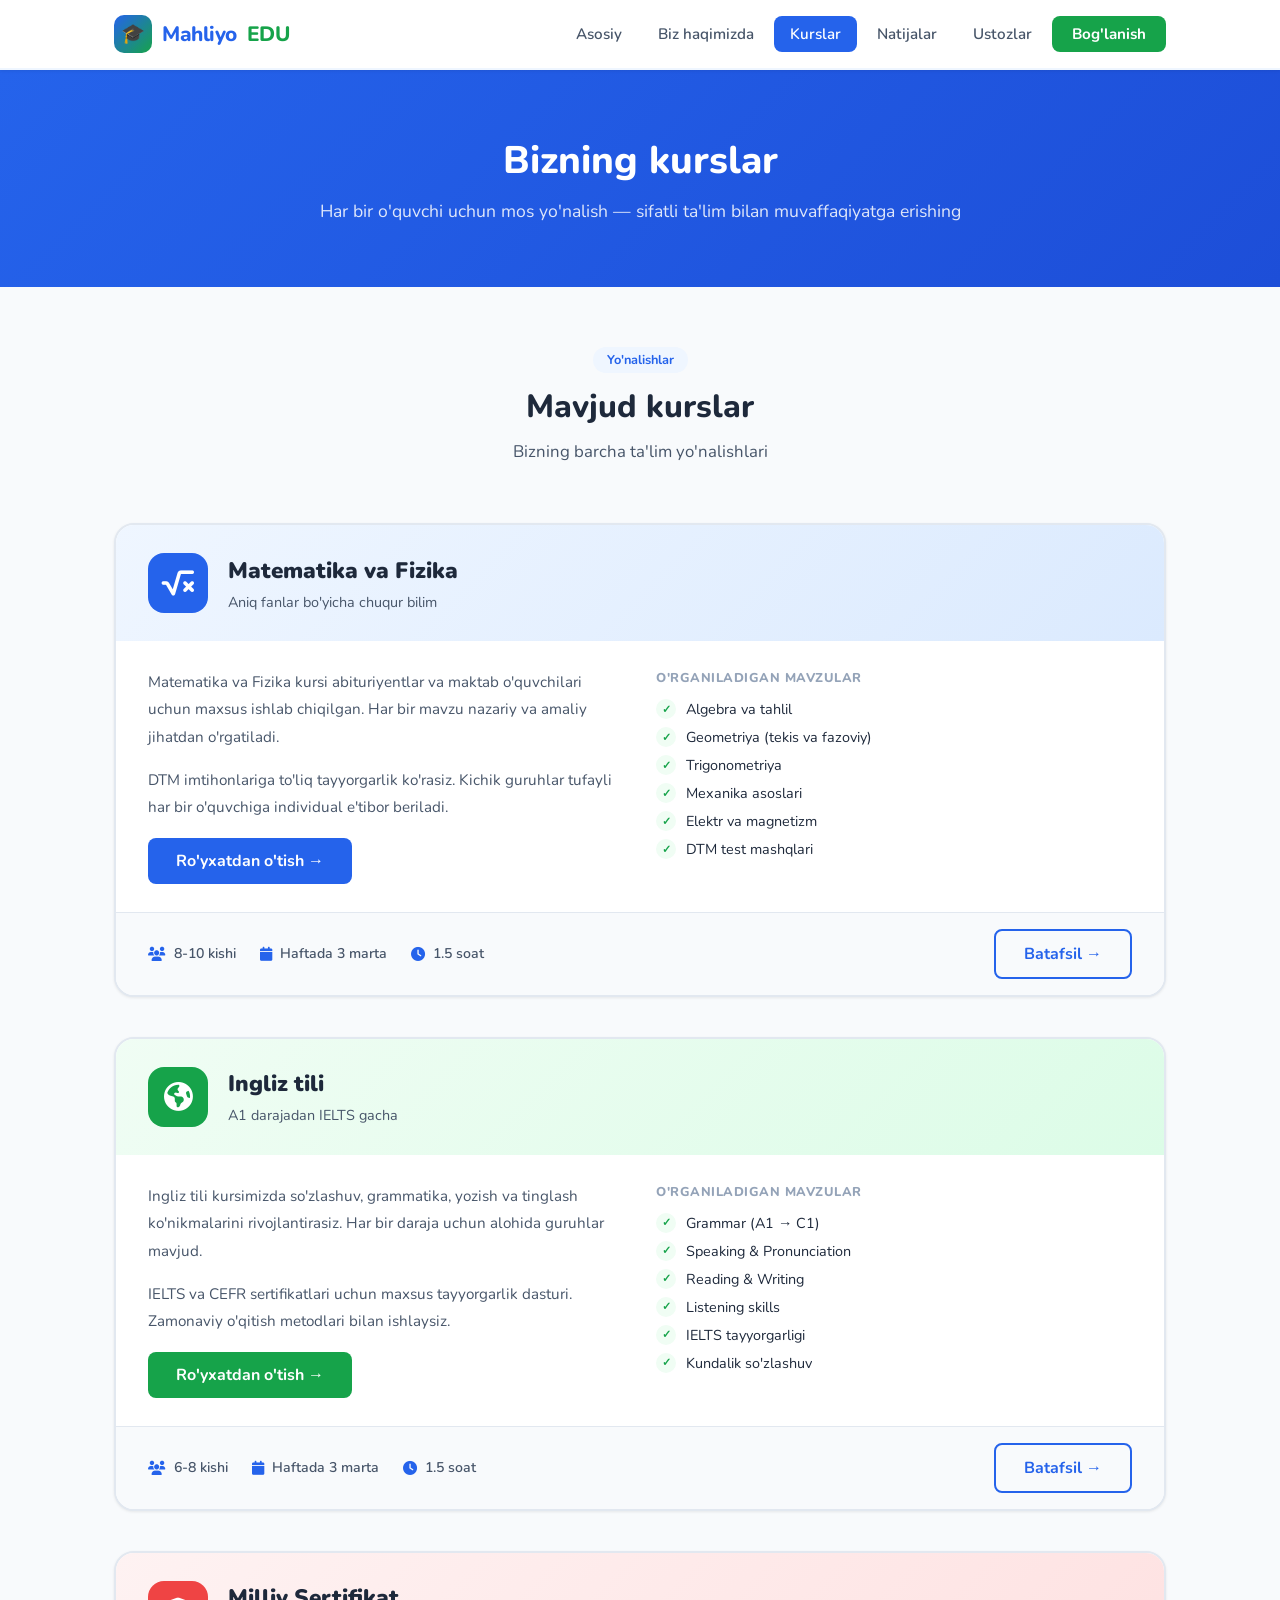
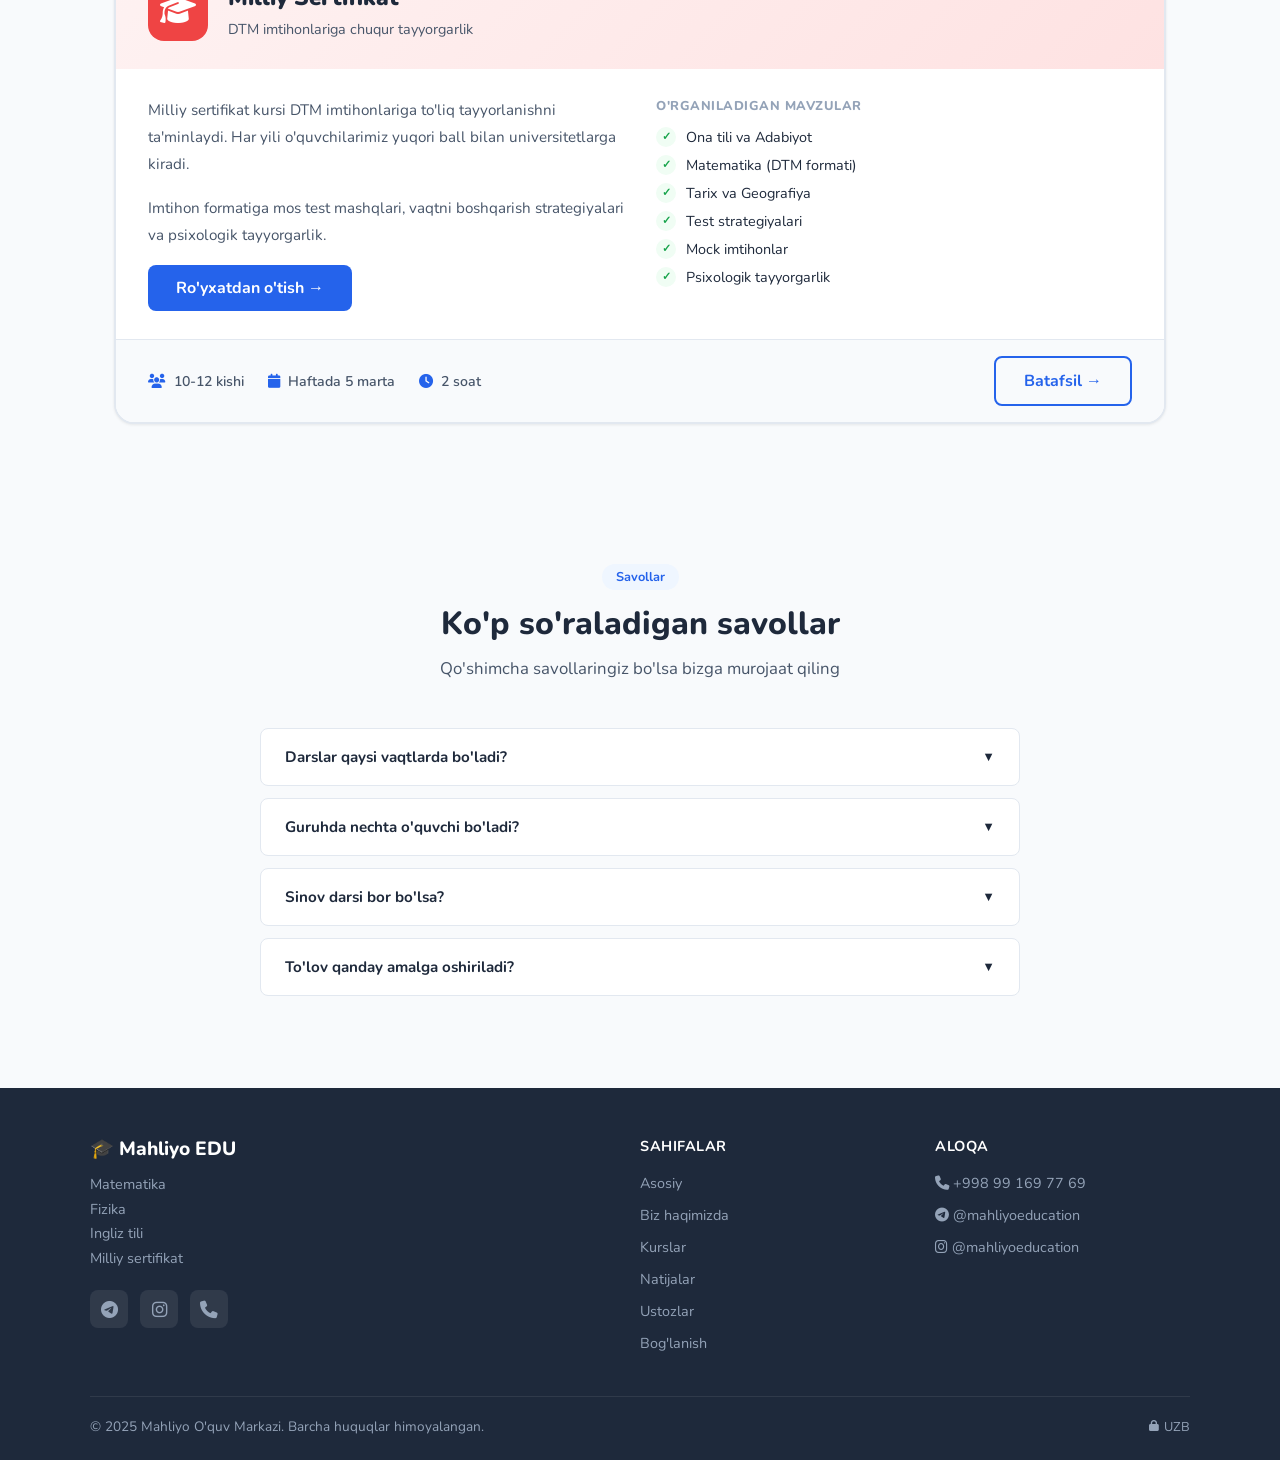
<file: src/main/resources/static/courses.html>
<!DOCTYPE html>
<html lang="uz">
<head>
  <meta charset="UTF-8"/>
  <meta name="viewport" content="width=device-width, initial-scale=1.0"/>
  <title>Kurslar — Mahliyo O'quv Markazi</title>
  <link rel="preconnect" href="https://fonts.googleapis.com"/>
  <link href="https://fonts.googleapis.com/css2?family=Nunito:wght@400;600;700;800;900&display=swap" rel="stylesheet"/>
  <link rel="stylesheet" href="https://cdnjs.cloudflare.com/ajax/libs/font-awesome/6.5.0/css/all.min.css"/>
  <link rel="stylesheet" href="css/style.css"/>
  <style>
    .courses-section { padding: 60px 0; }

    /* LOADING */
    .loading-box {
      text-align: center; padding: 80px 20px;
    }
    .spinner {
      width: 48px; height: 48px;
      border: 4px solid var(--gray-200);
      border-top-color: var(--blue);
      border-radius: 50%;
      animation: spin 0.8s linear infinite;
      margin: 0 auto 20px;
    }
    @keyframes spin { to { transform: rotate(360deg); } }
    .loading-box p { color: var(--gray-400); font-weight: 600; }

    /* KURSLAR GRID */
    .courses-grid {
      display: grid;
      grid-template-columns: repeat(auto-fill, minmax(300px, 1fr));
      gap: 28px;
      margin-bottom: 48px;
    }
    .course-card {
      background: var(--white);
      border-radius: 20px;
      overflow: hidden;
      border: 2px solid var(--gray-200);
      box-shadow: var(--shadow-sm);
      transition: var(--transition);
    }
    .course-card:hover {
      border-color: var(--blue);
      box-shadow: var(--shadow-lg);
      transform: translateY(-5px);
    }
    .course-card__img {
      width: 100%; height: 200px;
      object-fit: cover; display: block;
    }
    .course-card__img-placeholder {
      width: 100%; height: 200px;
      display: flex; align-items: center;
      justify-content: center; font-size: 4rem;
    }
    .course-card__img-placeholder--blue   { background: linear-gradient(135deg,#dbeafe,#bfdbfe); }
    .course-card__img-placeholder--green  { background: linear-gradient(135deg,#dcfce7,#bbf7d0); }
    .course-card__img-placeholder--red    { background: linear-gradient(135deg,#fee2e2,#fecaca); }
    .course-card__img-placeholder--purple { background: linear-gradient(135deg,#ede9fe,#ddd6fe); }
    .course-card__body { padding: 24px; }
    .course-card__name {
      font-size: 1.2rem; font-weight: 900;
      color: var(--gray-800); margin-bottom: 12px;
    }
    .course-card__info {
      display: flex; flex-wrap: wrap; gap: 10px;
      margin-bottom: 20px;
    }
    .course-tag {
      display: inline-flex; align-items: center; gap: 6px;
      padding: 5px 12px; border-radius: 20px;
      font-size: 0.8rem; font-weight: 700;
    }
    .course-tag--blue   { background: var(--blue-light);  color: var(--blue); }
    .course-tag--green  { background: var(--green-light); color: var(--green); }
    .course-tag--red    { background: var(--red-light);   color: var(--red); }
    .course-card__btn {
      display: block; width: 100%;
      padding: 12px; text-align: center;
      background: var(--blue); color: #fff;
      border-radius: var(--radius-sm);
      font-weight: 800; font-size: 0.95rem;
      text-decoration: none; transition: var(--transition);
    }
    .course-card__btn:hover {
      background: var(--blue-dark);
      transform: translateY(-1px);
    }

    /* STATIK KURSLAR TAFSILOTI */
    .course-details {
      margin-top: 60px;
      display: flex; flex-direction: column; gap: 40px;
    }
    .course-block {
      background: var(--white);
      border-radius: 20px;
      border: 2px solid var(--gray-200);
      overflow: hidden;
      box-shadow: var(--shadow-sm);
      transition: var(--transition);
    }
    .course-block:hover { box-shadow: var(--shadow-lg); border-color: var(--blue); }
    .course-block__header {
      padding: 28px 32px;
      display: flex; align-items: center; gap: 20px;
    }
    .course-block__header--blue   { background: linear-gradient(135deg,var(--blue-light),#dbeafe); }
    .course-block__header--green  { background: linear-gradient(135deg,var(--green-light),#dcfce7); }
    .course-block__header--red    { background: linear-gradient(135deg,var(--red-light),#fee2e2); }
    .course-block__icon {
      width: 60px; height: 60px; border-radius: 16px;
      display: flex; align-items: center; justify-content: center;
      font-size: 1.8rem; flex-shrink: 0; color: #fff;
    }
    .course-block__icon--blue   { background: var(--blue); }
    .course-block__icon--green  { background: var(--green); }
    .course-block__icon--red    { background: var(--red); }
    .course-block__title { font-size: 1.4rem; font-weight: 900; color: var(--gray-800); margin-bottom: 6px; }
    .course-block__subtitle { font-size: 0.9rem; color: var(--gray-600); }
    .course-block__body {
      padding: 28px 32px;
      display: grid; grid-template-columns: 1fr 1fr; gap: 32px;
    }
    .course-block__desc p {
      font-size: 0.95rem; color: var(--gray-600);
      line-height: 1.8; margin-bottom: 16px;
    }
    .course-block__topics h4 {
      font-size: 0.8rem; font-weight: 800;
      text-transform: uppercase; letter-spacing: 0.5px;
      color: var(--gray-400); margin-bottom: 12px;
    }
    .course-block__topics ul { display: flex; flex-direction: column; gap: 8px; }
    .course-block__topics ul li {
      display: flex; align-items: center; gap: 10px;
      font-size: 0.9rem; color: var(--gray-800);
    }
    .course-block__topics ul li::before {
      content: '✓';
      width: 20px; height: 20px;
      background: var(--green-light); color: var(--green);
      border-radius: 50%; display: flex; align-items: center;
      justify-content: center; font-size: 0.7rem; font-weight: 800;
      flex-shrink: 0;
    }
    .course-block__footer {
      padding: 16px 32px;
      background: var(--gray-50);
      border-top: 1px solid var(--gray-200);
      display: flex; align-items: center;
      justify-content: space-between; flex-wrap: wrap; gap: 12px;
    }
    .course-meta { display: flex; gap: 24px; flex-wrap: wrap; }
    .course-meta-item {
      display: flex; align-items: center; gap: 8px;
      font-size: 0.88rem; color: var(--gray-600); font-weight: 600;
    }
    .course-meta-item i { color: var(--blue); }

    /* FAQ */
    .faq { padding: 80px 0; background: var(--gray-50); }
    .faq__list { max-width: 760px; margin: 0 auto; }
    .faq__item { background: var(--white); border-radius: var(--radius-sm); border: 1px solid var(--gray-200); margin-bottom: 12px; overflow: hidden; }
    .faq__question {
      padding: 18px 24px; font-weight: 700; font-size: 0.95rem;
      color: var(--gray-800); cursor: pointer;
      display: flex; justify-content: space-between; align-items: center;
      transition: var(--transition);
    }
    .faq__question:hover { background: var(--blue-light); color: var(--blue); }
    .faq__question.open  { background: var(--blue); color: #fff; }
    .faq__arrow { font-size: 0.8rem; transition: var(--transition); }
    .faq__question.open .faq__arrow { transform: rotate(180deg); }
    .faq__answer { display: none; padding: 16px 24px; font-size: 0.92rem; color: var(--gray-600); line-height: 1.8; border-top: 1px solid var(--gray-100); }
    .faq__answer.open { display: block; }

    @media (max-width: 768px) {
      .course-block__body { grid-template-columns: 1fr; gap: 20px; }
      .course-block__header { padding: 20px; }
      .course-block__body { padding: 20px; }
      .course-block__footer { padding: 14px 20px; }
      .courses-grid { grid-template-columns: 1fr; }
    }
  </style>
</head>
<body>

<!-- NAVBAR -->
<nav class="navbar">
  <div class="navbar__inner">
    <a href="index.html" class="navbar__logo">
      <div class="navbar__logo-icon">🎓</div>
      Mahliyo <span>EDU</span>
    </a>
    <div class="navbar__links">
      <a href="index.html">Asosiy</a>
      <a href="about.html">Biz haqimizda</a>
      <a href="courses.html" class="active">Kurslar</a>
      <a href="results.html">Natijalar</a>
      <a href="teachers.html">Ustozlar</a>
      <a href="contact.html" class="navbar__cta">Bog'lanish</a>
    </div>
    <div class="navbar__burger">
      <span></span><span></span><span></span>
    </div>
  </div>
</nav>

<!-- PAGE HERO -->
<div class="page-hero">
  <h1>Bizning kurslar</h1>
  <p>Har bir o'quvchi uchun mos yo'nalish — sifatli ta'lim bilan muvaffaqiyatga erishing</p>
</div>

<!-- API DAN KURSLAR -->
<section class="courses-section">
  <div class="container">
    <div class="section-header">
      <div class="badge badge--blue">Yo'nalishlar</div>
      <h2 class="section-title">Mavjud kurslar</h2>
      <p class="section-subtitle">Bizning barcha ta'lim yo'nalishlari</p>
    </div>

    <!-- LOADING -->
    <div class="loading-box" id="loadingEl">
      <div class="spinner"></div>
      <p>Kurslar yuklanmoqda...</p>
    </div>

    <!-- GRID -->
    <div class="courses-grid" id="coursesGrid" style="display:none;"></div>

    <!-- TAFSILOT -->
    <div class="course-details" id="courseDetails" style="display:none;">
      <div class="course-block">
        <div class="course-block__header course-block__header--blue">
          <div class="course-block__icon course-block__icon--blue"><i class="fas fa-square-root-variable"></i></div>
          <div>
            <div class="course-block__title">Matematika va Fizika</div>
            <div class="course-block__subtitle">Aniq fanlar bo'yicha chuqur bilim</div>
          </div>
        </div>
        <div class="course-block__body">
          <div class="course-block__desc">
            <p>Matematika va Fizika kursi abituriyentlar va maktab o'quvchilari uchun maxsus ishlab chiqilgan. Har bir mavzu nazariy va amaliy jihatdan o'rgatiladi.</p>
            <p>DTM imtihonlariga to'liq tayyorgarlik ko'rasiz. Kichik guruhlar tufayli har bir o'quvchiga individual e'tibor beriladi.</p>
            <a href="contact.html" class="btn btn--primary">Ro'yxatdan o'tish →</a>
          </div>
          <div class="course-block__topics">
            <h4>O'rganiladigan mavzular</h4>
            <ul>
              <li>Algebra va tahlil</li>
              <li>Geometriya (tekis va fazoviy)</li>
              <li>Trigonometriya</li>
              <li>Mexanika asoslari</li>
              <li>Elektr va magnetizm</li>
              <li>DTM test mashqlari</li>
            </ul>
          </div>
        </div>
        <div class="course-block__footer">
          <div class="course-meta">
            <div class="course-meta-item"><i class="fas fa-users"></i> 8-10 kishi</div>
            <div class="course-meta-item"><i class="fas fa-calendar"></i> Haftada 3 marta</div>
            <div class="course-meta-item"><i class="fas fa-clock"></i> 1.5 soat</div>
          </div>
          <a href="contact.html" class="btn btn--outline">Batafsil →</a>
        </div>
      </div>

      <div class="course-block">
        <div class="course-block__header course-block__header--green">
          <div class="course-block__icon course-block__icon--green"><i class="fas fa-earth-americas"></i></div>
          <div>
            <div class="course-block__title">Ingliz tili</div>
            <div class="course-block__subtitle">A1 darajadan IELTS gacha</div>
          </div>
        </div>
        <div class="course-block__body">
          <div class="course-block__desc">
            <p>Ingliz tili kursimizda so'zlashuv, grammatika, yozish va tinglash ko'nikmalarini rivojlantirasiz. Har bir daraja uchun alohida guruhlar mavjud.</p>
            <p>IELTS va CEFR sertifikatlari uchun maxsus tayyorgarlik dasturi. Zamonaviy o'qitish metodlari bilan ishlaysiz.</p>
            <a href="contact.html" class="btn btn--green">Ro'yxatdan o'tish →</a>
          </div>
          <div class="course-block__topics">
            <h4>O'rganiladigan mavzular</h4>
            <ul>
              <li>Grammar (A1 → C1)</li>
              <li>Speaking & Pronunciation</li>
              <li>Reading & Writing</li>
              <li>Listening skills</li>
              <li>IELTS tayyorgarligi</li>
              <li>Kundalik so'zlashuv</li>
            </ul>
          </div>
        </div>
        <div class="course-block__footer">
          <div class="course-meta">
            <div class="course-meta-item"><i class="fas fa-users"></i> 6-8 kishi</div>
            <div class="course-meta-item"><i class="fas fa-calendar"></i> Haftada 3 marta</div>
            <div class="course-meta-item"><i class="fas fa-clock"></i> 1.5 soat</div>
          </div>
          <a href="contact.html" class="btn btn--outline">Batafsil →</a>
        </div>
      </div>

      <div class="course-block">
        <div class="course-block__header course-block__header--red">
          <div class="course-block__icon course-block__icon--red"><i class="fas fa-graduation-cap"></i></div>
          <div>
            <div class="course-block__title">Milliy Sertifikat</div>
            <div class="course-block__subtitle">DTM imtihonlariga chuqur tayyorgarlik</div>
          </div>
        </div>
        <div class="course-block__body">
          <div class="course-block__desc">
            <p>Milliy sertifikat kursi DTM imtihonlariga to'liq tayyorlanishni ta'minlaydi. Har yili o'quvchilarimiz yuqori ball bilan universitetlarga kiradi.</p>
            <p>Imtihon formatiga mos test mashqlari, vaqtni boshqarish strategiyalari va psixologik tayyorgarlik.</p>
            <a href="contact.html" class="btn btn--primary">Ro'yxatdan o'tish →</a>
          </div>
          <div class="course-block__topics">
            <h4>O'rganiladigan mavzular</h4>
            <ul>
              <li>Ona tili va Adabiyot</li>
              <li>Matematika (DTM formati)</li>
              <li>Tarix va Geografiya</li>
              <li>Test strategiyalari</li>
              <li>Mock imtihonlar</li>
              <li>Psixologik tayyorgarlik</li>
            </ul>
          </div>
        </div>
        <div class="course-block__footer">
          <div class="course-meta">
            <div class="course-meta-item"><i class="fas fa-users"></i> 10-12 kishi</div>
            <div class="course-meta-item"><i class="fas fa-calendar"></i> Haftada 5 marta</div>
            <div class="course-meta-item"><i class="fas fa-clock"></i> 2 soat</div>
          </div>
          <a href="contact.html" class="btn btn--outline">Batafsil →</a>
        </div>
      </div>
    </div>
  </div>
</section>

<!-- FAQ -->
<section class="faq">
  <div class="container">
    <div class="section-header">
      <div class="badge badge--blue">Savollar</div>
      <h2 class="section-title">Ko'p so'raladigan savollar</h2>
      <p class="section-subtitle">Qo'shimcha savollaringiz bo'lsa bizga murojaat qiling</p>
    </div>
    <div class="faq__list">
      <div class="faq__item">
        <div class="faq__question">Darslar qaysi vaqtlarda bo'ladi? <span class="faq__arrow">▼</span></div>
        <div class="faq__answer">Darslar ertalab (09:00-12:00) va kechqurun (15:00-20:00) vaqtlarida bo'ladi.</div>
      </div>
      <div class="faq__item">
        <div class="faq__question">Guruhda nechta o'quvchi bo'ladi? <span class="faq__arrow">▼</span></div>
        <div class="faq__answer">Kurs turiga qarab guruhda 6 dan 12 tagacha o'quvchi bo'ladi.</div>
      </div>
      <div class="faq__item">
        <div class="faq__question">Sinov darsi bor bo'lsa? <span class="faq__arrow">▼</span></div>
        <div class="faq__answer">Ha, har bir yo'nalish uchun 1 ta bepul sinov darsi mavjud.</div>
      </div>
      <div class="faq__item">
        <div class="faq__question">To'lov qanday amalga oshiriladi? <span class="faq__arrow">▼</span></div>
        <div class="faq__answer">To'lov har oyda bir marta amalga oshiriladi. Naqd pul yoki plastik karta orqali to'lash mumkin.</div>
      </div>
    </div>
  </div>
</section>

<!-- FOOTER -->
<footer class="footer">
  <div class="footer__inner">
    <div class="footer__brand">
      <div class="footer__brand-name">🎓 Mahliyo EDU</div>
      <p class="footer__brand-desc">
        Matematika<br>
        Fizika<br>
        Ingliz tili<br>
        Milliy sertifikat
      </p>
      <div class="footer__socials">
        <a href="https://t.me/mahliyoeducation" target="_blank" class="tg"><i class="fab fa-telegram"></i></a>
        <a href="https://instagram.com/mahliyoeducation" target="_blank" class="ig"><i class="fab fa-instagram"></i></a>
        <a href="tel:+998991697769" class="tel"><i class="fas fa-phone"></i></a>
      </div>
    </div>
    <div class="footer__col">
      <div class="footer__col-title">Sahifalar</div>
      <ul>
        <li><a href="index.html">Asosiy</a></li>
        <li><a href="about.html">Biz haqimizda</a></li>
        <li><a href="courses.html">Kurslar</a></li>
        <li><a href="results.html">Natijalar</a></li>
        <li><a href="teachers.html">Ustozlar</a></li>
        <li><a href="contact.html">Bog'lanish</a></li>
      </ul>
    </div>
    <div class="footer__col">
      <div class="footer__col-title">Aloqa</div>
      <ul>
        <li><a href="tel:+998991697769"><i class="fas fa-phone"></i> +998 99 169 77 69</a></li>
        <li><a href="https://t.me/mahliyoeducation"><i class="fab fa-telegram"></i> @mahliyoeducation</a></li>
        <li><a href="https://instagram.com/mahliyoeducation"><i class="fab fa-instagram"></i> @mahliyoeducation</a></li>
      </ul>
    </div>
  </div>
  <div class="footer__bottom">
    <span>© 2025 Mahliyo O'quv Markazi. Barcha huquqlar himoyalangan.</span>
    <a href="admin/login.html" style="color: var(--gray-400); font-size:0.8rem; display: inline-flex; align-items: center; gap: 5px;">
      <i class="fa-solid fa-lock" style="font-size: 0.7rem;"></i> UZB
    </a>
  </div>
</footer>

<script src="js/main.js"></script>
<script>
  const COLORS  = ['blue','green','red','purple'];
  const ICONS   = ['📐','🌍','🎓','📚'];

  async function loadCourses() {
    const loading = document.getElementById('loadingEl');
    const grid    = document.getElementById('coursesGrid');
    const details = document.getElementById('courseDetails');

    try {
      const res     = await apiGet('/api/courses');
      const courses = await res.json();

      loading.style.display = 'none';

      if (!courses || courses.length === 0) {
        details.style.display = 'flex';
        return;
      }

      grid.style.display = 'grid';
      grid.innerHTML = courses.map((c, i) => {
        const color = COLORS[i % COLORS.length];
        const icon  = ICONS[i % ICONS.length];
        const img   = c.imageUrl
          ? `<img class="course-card__img" src="${c.imageUrl}" alt="${c.name}" onerror="this.style.display='none';this.nextElementSibling.style.display='flex'"/>
             <div class="course-card__img-placeholder course-card__img-placeholder--${color}" style="display:none;">${icon}</div>`
          : `<div class="course-card__img-placeholder course-card__img-placeholder--${color}">${icon}</div>`;

        return `
          <div class="course-card">
            ${img}
            <div class="course-card__body">
              <div class="course-card__name">${c.name}</div>
              <div class="course-card__info">
                <span class="course-tag course-tag--${color}"><i class="fas fa-book"></i> Kurs</span>
                <span class="course-tag course-tag--green"><i class="fas fa-check-circle"></i> Faol</span>
              </div>
              <a href="contact.html" class="course-card__btn">
                <i class="fas fa-arrow-right"></i> Ro'yxatdan o'tish
              </a>
            </div>
          </div>`;
      }).join('');

      // Tafsilotlarni ham ko'rsatamiz
      details.style.display = 'flex';

    } catch(err) {
      loading.style.display = 'none';
      details.style.display = 'flex';
    }
  }

  loadCourses();

  // FAQ
  document.querySelectorAll('.faq__question').forEach(q => {
    q.addEventListener('click', () => {
      const answer = q.nextElementSibling;
      const isOpen = q.classList.contains('open');
      document.querySelectorAll('.faq__question').forEach(el => {
        el.classList.remove('open');
        el.nextElementSibling.classList.remove('open');
      });
      if (!isOpen) { q.classList.add('open'); answer.classList.add('open'); }
    });
  });
</script>

<!-- FLOAT NAV -->

<style id="float-nav-style">
@media(max-width:768px){
  .float-nav-btn{
    position:fixed;
    top:62%;
    transform:translateY(-50%);
    z-index:999;
    width:40px;height:40px;
    border-radius:50%;
    display:flex;align-items:center;justify-content:center;
    font-size:1.1rem;
    text-decoration:none;
    border:none;cursor:pointer;
    box-shadow:0 4px 16px rgba(0,0,0,0.18);
    transition:0.2s;
    opacity:0;
    animation:float-appear 0.5s ease 0.8s forwards;
  }
  @keyframes float-appear{
    from{opacity:0;transform:translateY(-50%) scale(0.7);}
    to{opacity:1;transform:translateY(-50%) scale(1);}
  }
  .float-nav-btn:active{transform:translateY(-50%) scale(0.9);}
  .float-nav-btn--prev{
    left:6px;
    background:rgba(255,255,255,0.92);
    color:var(--blue,#2563eb);
    backdrop-filter:blur(8px);
  }
  .float-nav-btn--next{
    right:6px;
    background:var(--blue,#2563eb);
    color:#fff;
  }
  .float-nav-btn--contact{
    right:6px;
    background:var(--green,#16a34a);
    color:#fff;
    animation:float-appear 0.5s ease 0.8s forwards,
              pulse-float 2s ease-in-out 1.3s infinite;
  }
  @keyframes pulse-float{
    0%  {box-shadow:0 4px 16px rgba(22,163,74,0.3),0 0 0 0 rgba(22,163,74,0.4);}
    70% {box-shadow:0 4px 16px rgba(22,163,74,0.3),0 0 0 10px rgba(22,163,74,0);}
    100%{box-shadow:0 4px 16px rgba(22,163,74,0.3),0 0 0 0 rgba(22,163,74,0);}
  }
}
@media(min-width:769px){
  .float-nav-btn{display:none;}
}
</style>
<a href="about.html" class="float-nav-btn float-nav-btn--prev" title="Oldingi"><i class="fas fa-chevron-left"></i></a>
<a href="results.html" class="float-nav-btn float-nav-btn--next" title="Natijalar"><i class="fas fa-chevron-right"></i></a>
<!-- END FLOAT NAV -->
</body>
</html>
</file>
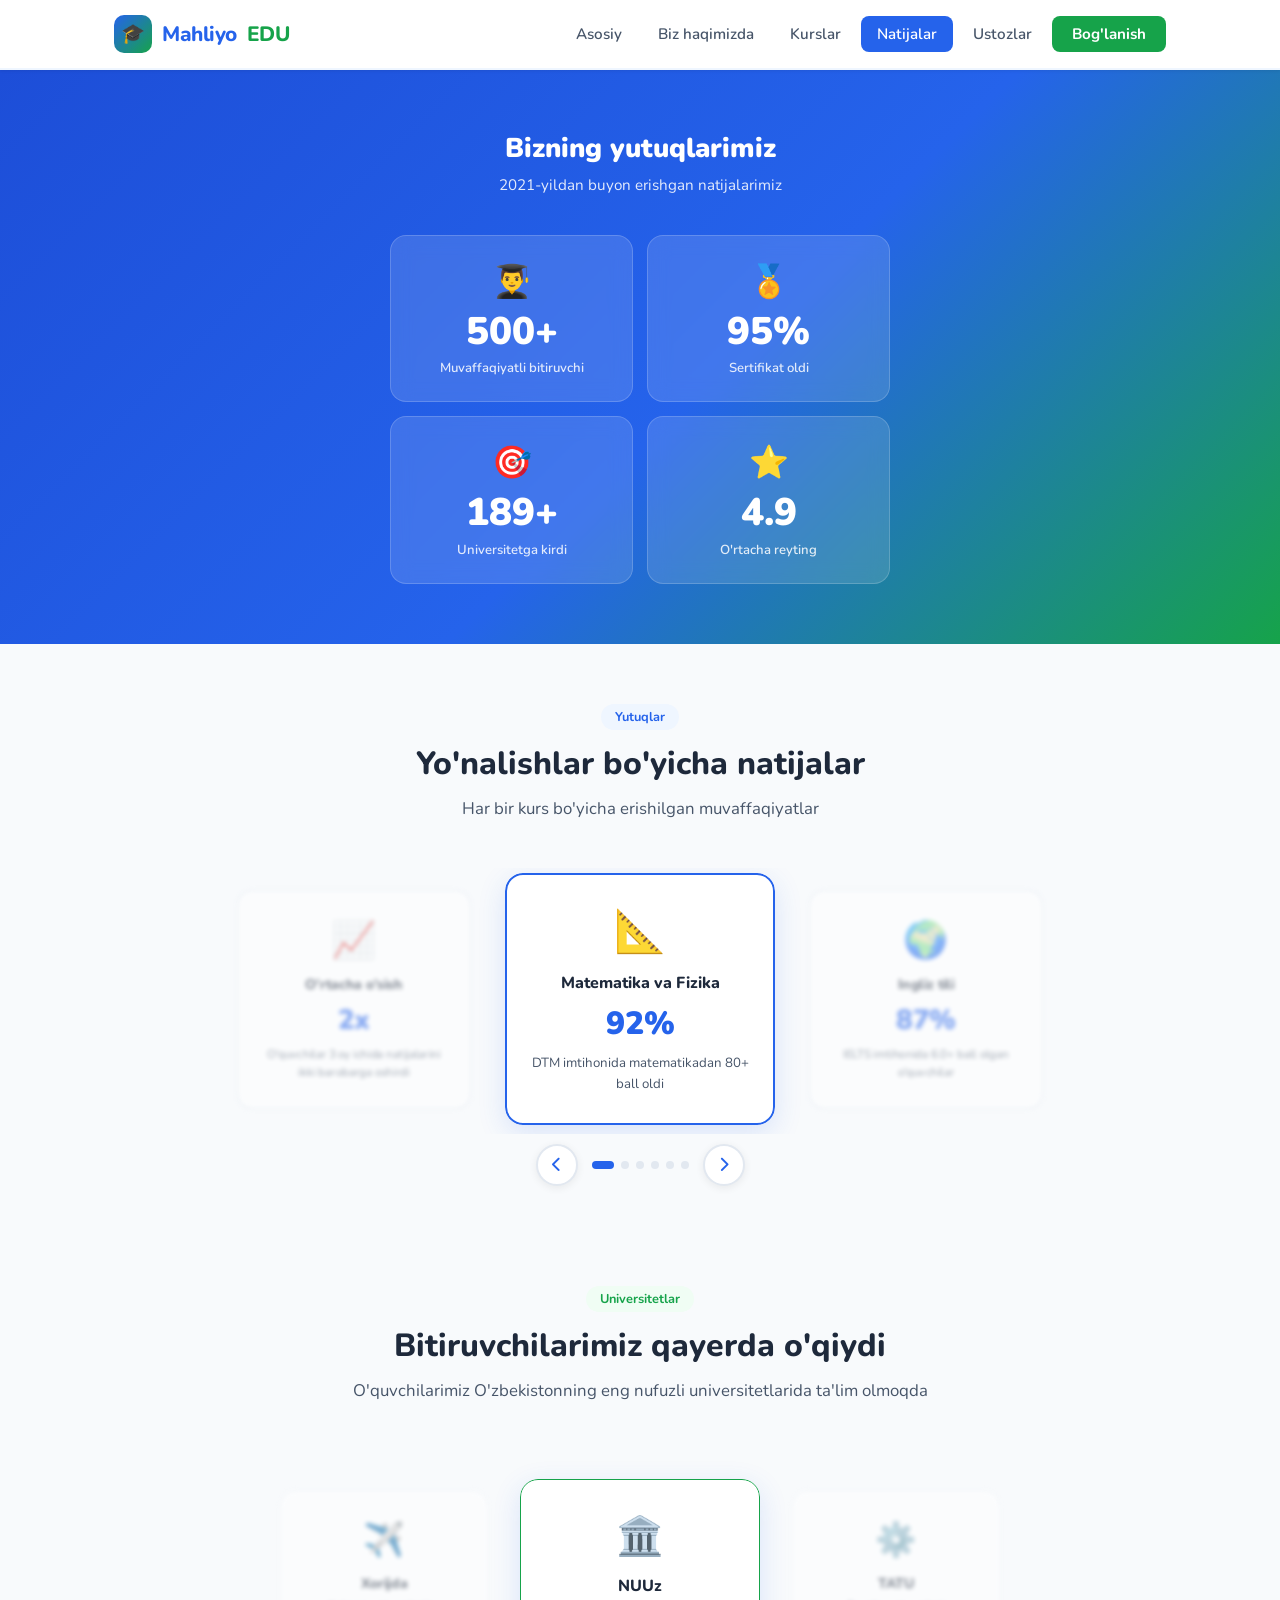
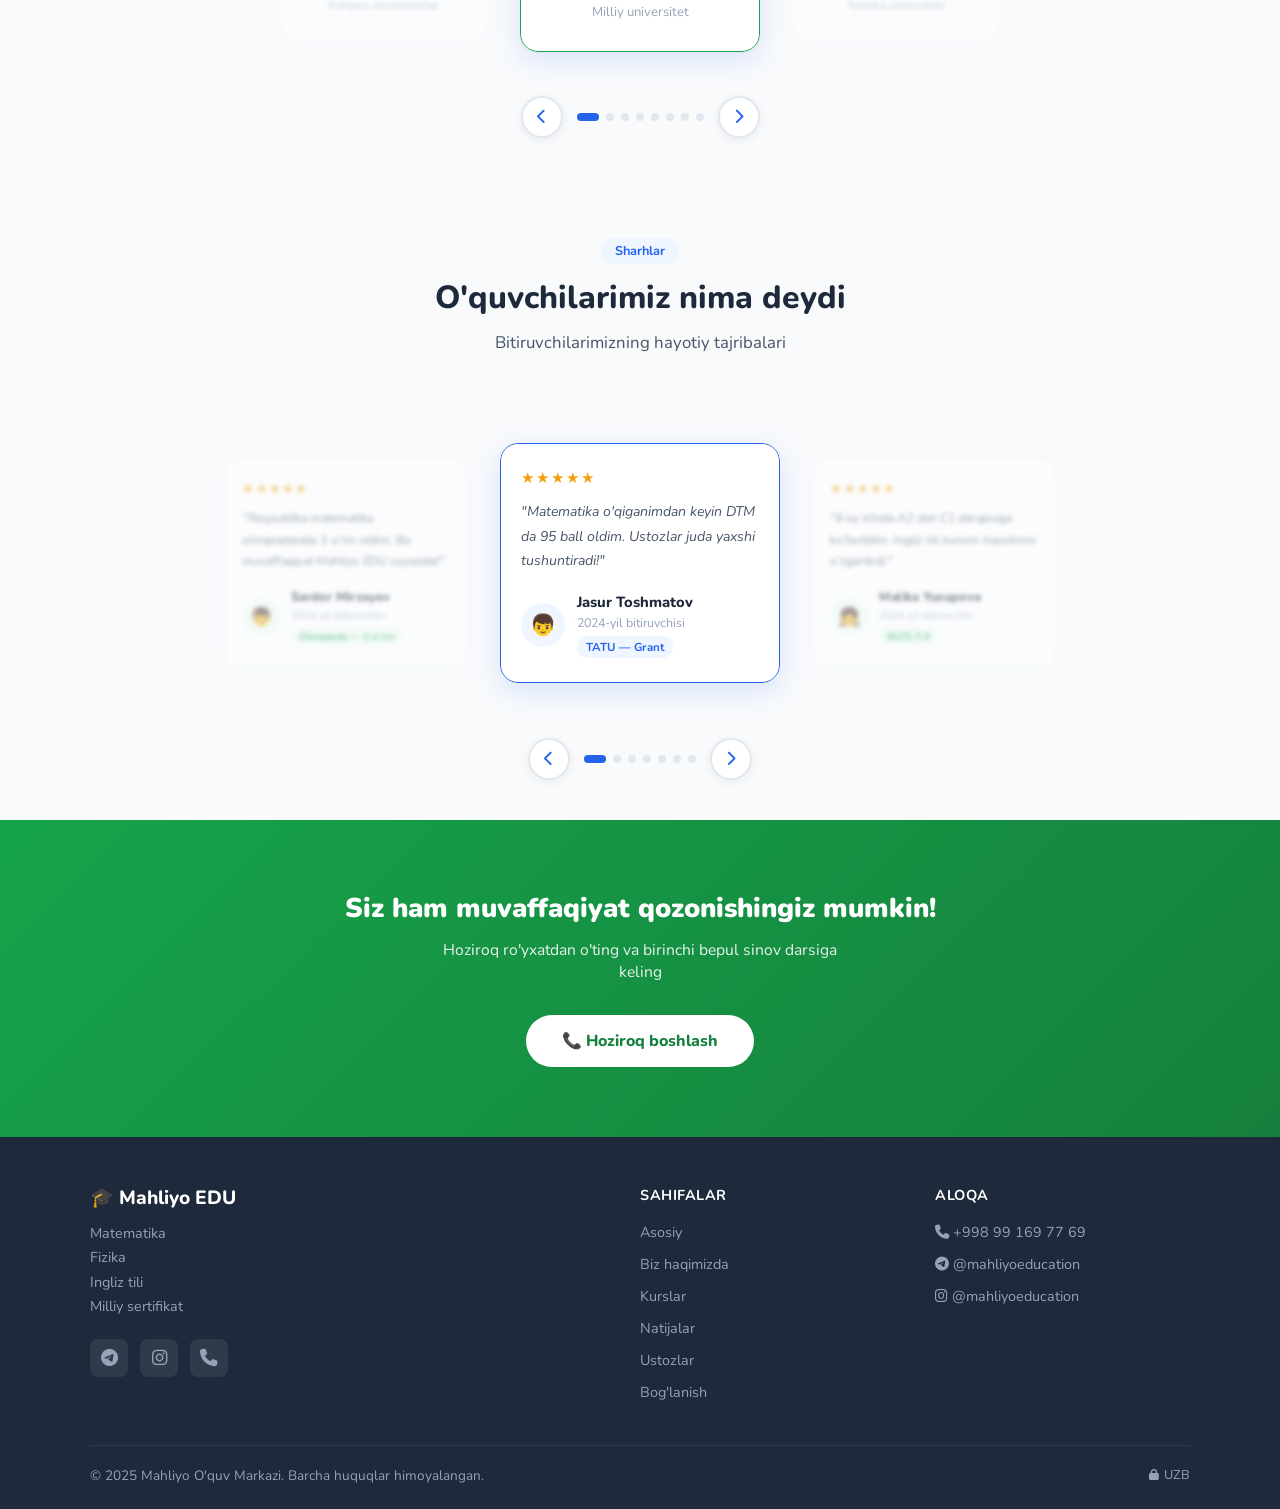
<file: src/main/resources/static/results.html>
<!DOCTYPE html>
<html lang="uz">
<head>
  <meta charset="UTF-8"/>
  <meta name="viewport" content="width=device-width, initial-scale=1.0"/>
  <title>Natijalar — Mahliyo O'quv Markazi</title>
  <link rel="preconnect" href="https://fonts.googleapis.com"/>
  <link href="https://fonts.googleapis.com/css2?family=Nunito:wght@400;600;700;800;900&display=swap" rel="stylesheet"/>
  <link rel="stylesheet" href="https://cdnjs.cloudflare.com/ajax/libs/font-awesome/6.5.0/css/all.min.css"/>
  <link rel="stylesheet" href="css/style.css"/>

  <style>
    /* =============================================
       UMUMIY KARUSEL TIZIMI
       Barcha bo'limlarda bir xil logika ishlaydi.
       .carousel-scene — konteyner
       .carousel-stage — 3 karta ko'rinadigan maydon
       har karta data-pos attributi bilan boshqariladi
    ============================================= */
    .carousel-scene {
      position: relative;
      width: 100%;
      overflow: hidden;
      padding: 16px 0 20px;
      touch-action: pan-y;
      user-select: none;
    }

    /* Kartalar solishtirma joylashadi */
    .carousel-stage {
      position: relative;
      height: var(--stage-h, 220px);
      display: flex;
      align-items: center;
      justify-content: center;
    }

    /* Har bir karta markazdan translateX bilan siljiydi */
    .c-card {
      position: absolute;
      width: var(--card-w, 260px);
      border-radius: 18px;
      overflow: hidden;
      transition:
              transform 0.55s cubic-bezier(0.4,0,0.2,1),
              filter    0.55s cubic-bezier(0.4,0,0.2,1),
              opacity   0.55s cubic-bezier(0.4,0,0.2,1),
              box-shadow 0.3s ease;
      cursor: pointer;
    }

    /* MARKAZIY karta — to'liq ko'rinadi */
    .c-card[data-pos="0"] {
      transform: translateX(0) scale(1);
      filter: none;
      opacity: 1;
      z-index: 3;
      box-shadow: 0 8px 28px rgba(37,99,235,0.15);
    }

    /* CHAP karta — blur */
    .c-card[data-pos="-1"] {
      transform: translateX(calc(-1 * (var(--card-w, 260px) + var(--card-gap, 14px)))) scale(0.87);
      filter: blur(2.5px);
      opacity: 0.5;
      z-index: 2;
    }

    /* O'NG karta — blur */
    .c-card[data-pos="1"] {
      transform: translateX(calc(var(--card-w, 260px) + var(--card-gap, 14px))) scale(0.87);
      filter: blur(2.5px);
      opacity: 0.5;
      z-index: 2;
    }

    /* Uzoqdagi kartalar — ko'rinmaydi */
    .c-card[data-pos="-2"],
    .c-card[data-pos="far"] {
      transform: translateX(calc(-2 * (var(--card-w, 260px) + var(--card-gap, 14px)))) scale(0.7);
      filter: blur(5px);
      opacity: 0;
      z-index: 1;
    }
    .c-card[data-pos="2"] {
      transform: translateX(calc(2 * (var(--card-w, 260px) + var(--card-gap, 14px)))) scale(0.7);
      filter: blur(5px);
      opacity: 0;
      z-index: 1;
    }

    /* Karusel pastki boshqaruvlari */
    .carousel-ctrl {
      display: flex;
      align-items: center;
      justify-content: center;
      gap: 14px;
      margin-top: 10px;
    }
    .c-btn {
      width: 42px; height: 42px;
      border-radius: 50%;
      border: 2px solid var(--gray-200);
      background: var(--white);
      color: var(--blue);
      font-size: 0.95rem;
      cursor: pointer;
      display: flex; align-items: center; justify-content: center;
      transition: 0.25s;
      box-shadow: 0 2px 8px rgba(0,0,0,0.07);
    }
    .c-btn:hover { background: var(--blue); color: #fff; border-color: var(--blue); }
    .c-btn:active { transform: scale(0.9); }

    .c-dots { display: flex; gap: 7px; }
    .c-dot {
      width: 8px; height: 8px;
      border-radius: 50%;
      background: var(--gray-200);
      border: none; cursor: pointer;
      transition: 0.3s;
      padding: 0;
    }
    .c-dot.active { background: var(--blue); width: 22px; border-radius: 4px; }


    /* =============================================
       1. HERO STATISTIKA QISMI
    ============================================= */
    .stats-hero {
      background: linear-gradient(135deg, #1d4ed8 0%, #2563eb 55%, #16a34a 100%);
      padding: 60px 20px;
      color: #fff;
      text-align: center;
    }
    .stats-hero h2 { font-size: 1.7rem; font-weight: 900; margin-bottom: 8px; }
    .stats-hero > p { font-size: 0.95rem; opacity: 0.88; margin-bottom: 40px; }

    /* 2x2 grid — mobilda ham yaxshi */
    .big-stats {
      display: grid;
      grid-template-columns: repeat(2, 1fr);
      gap: 14px;
      max-width: 500px;
      margin: 0 auto;
    }
    .big-stat {
      background: rgba(255,255,255,0.13);
      border-radius: 16px;
      padding: 24px 16px;
      backdrop-filter: blur(10px);
      border: 1px solid rgba(255,255,255,0.18);
    }
    .big-stat__icon { font-size: 2rem; margin-bottom: 10px; }
    .big-stat__num  { font-size: 2.4rem; font-weight: 900; line-height: 1; margin-bottom: 8px; }
    .big-stat__label { font-size: 0.82rem; opacity: 0.85; font-weight: 600; }

    /* =============================================
       2. NATIJALAR KARUSELI — achievement kartalar
    ============================================= */
    .achievements { padding: 60px 0 40px; }

    /* Natija kartasi ichki ko'rinishi */
    .ach-inner {
      background: var(--white);
      border-radius: 18px;
      padding: 28px 22px;
      border: 2px solid var(--gray-200);
      text-align: center;
      height: 100%;
      box-sizing: border-box;
    }
    .c-card[data-pos="0"] .ach-inner { border-color: var(--blue); }
    .ach-inner__icon { font-size: 2.6rem; margin-bottom: 12px; }
    .ach-inner h3 { font-size: 1rem; font-weight: 800; color: var(--gray-800); margin-bottom: 6px; }
    .ach-inner__num { font-size: 2rem; font-weight: 900; color: var(--blue); margin: 8px 0; }
    .ach-inner p { font-size: 0.83rem; color: var(--gray-600); line-height: 1.6; }

    /* =============================================
       3. UNIVERSITETLAR KARUSELI
    ============================================= */
    .universities { background: var(--gray-50); padding: 60px 0 40px; }

    .uni-inner {
      background: var(--white);
      border-radius: 18px;
      padding: 30px 20px;
      border: 1.5px solid var(--gray-200);
      text-align: center;
      box-sizing: border-box;
    }
    .c-card[data-pos="0"] .uni-inner { border-color: var(--green); box-shadow: 0 4px 16px rgba(22,163,74,0.12); }
    .uni-inner__icon { font-size: 2.4rem; margin-bottom: 12px; }
    .uni-inner h4 { font-size: 1rem; font-weight: 800; color: var(--gray-800); margin-bottom: 6px; }
    .uni-inner p  { font-size: 0.82rem; color: var(--gray-400); }

    /* =============================================
       4. SHARHLAR KARUSELI — 7 ta sharh
    ============================================= */
    .reviews { padding: 60px 0 40px; }

    .rev-inner {
      background: var(--white);
      border-radius: 18px;
      padding: 24px 20px;
      border: 1.5px solid var(--gray-200);
      box-sizing: border-box;
    }
    .c-card[data-pos="0"] .rev-inner { border-color: var(--blue); }
    .rev-inner__stars { color: #f59e0b; font-size: 0.95rem; letter-spacing: 2px; margin-bottom: 12px; }
    .rev-inner__text {
      font-size: 0.88rem; color: var(--gray-600);
      line-height: 1.75; margin-bottom: 18px;
      font-style: italic;
    }
    .rev-inner__author { display: flex; align-items: center; gap: 12px; }
    .rev-inner__ava {
      width: 44px; height: 44px; border-radius: 50%;
      display: flex; align-items: center; justify-content: center;
      font-size: 1.3rem; flex-shrink: 0;
    }
    .ava--blue   { background: var(--blue-light); }
    .ava--green  { background: var(--green-light); }
    .ava--red    { background: var(--red-light); }
    .ava--purple { background: #ede9fe; }
    .ava--orange { background: #ffedd5; }
    .rev-inner__name { font-weight: 800; font-size: 0.92rem; color: var(--gray-800); }
    .rev-inner__meta { font-size: 0.78rem; color: var(--gray-400); margin-top: 2px; }
    .rev-badge {
      display: inline-block; padding: 3px 9px;
      border-radius: 10px; font-size: 0.72rem; font-weight: 700; margin-top: 5px;
    }
    .rb--blue   { background: var(--blue-light);  color: var(--blue); }
    .rb--green  { background: var(--green-light); color: var(--green); }
    .rb--red    { background: var(--red-light);   color: var(--red); }
    .rb--purple { background: #ede9fe; color: #7c3aed; }
    .rb--orange { background: #ffedd5; color: #c2410c; }

    /* =============================================
       5. CTA TUGMASI — titroq animatsiya
    ============================================= */
    .cta-section {
      background: linear-gradient(135deg, var(--green) 0%, var(--green-dark) 100%);
      padding: 70px 24px;
      text-align: center;
      color: #fff;
    }
    .cta-section h2 { font-size: 1.7rem; font-weight: 900; margin-bottom: 12px; }
    .cta-section > p { font-size: 0.98rem; opacity: 0.9; margin-bottom: 32px; max-width: 420px; margin-left: auto; margin-right: auto; }

    /* Titroq (pulse) animatsiyasi */
    @keyframes pulse-btn {
      0%   { box-shadow: 0 0 0 0 rgba(255,255,255,0.5); transform: scale(1); }
      60%  { box-shadow: 0 0 0 14px rgba(255,255,255,0); transform: scale(1.04); }
      100% { box-shadow: 0 0 0 0 rgba(255,255,255,0); transform: scale(1); }
    }
    .btn-pulse {
      animation: pulse-btn 2s infinite;
      background: #fff;
      color: var(--green-dark);
      font-size: 1rem;
      padding: 15px 36px;
      border-radius: 50px;
      font-weight: 800;
      display: inline-block;
      text-decoration: none;
      transition: 0.25s;
    }
    .btn-pulse:hover { background: var(--green-light); transform: scale(1.06) !important; }

    /* =============================================
       FOOTER ICONLAR
    ============================================= */
    .footer__socials a {
      width: 38px; height: 38px; border-radius: 8px;
      background: rgba(255,255,255,0.08);
      display: flex; align-items: center; justify-content: center;
      font-size: 1.1rem; transition: var(--transition); color: var(--gray-400);
    }
    .footer__socials a:hover { transform: translateY(-2px); }
    .footer__socials a.tg:hover  { background: #229ed9; color: #fff; }
    .footer__socials a.ig:hover  { background: #e1306c; color: #fff; }
    .footer__socials a.tel:hover { background: var(--green); color: #fff; }

    /* =============================================
       MOBIL SOZLAMALAR — S20+ (412px)
    ============================================= */
    @media (max-width: 480px) {
      .stats-hero h2 { font-size: 1.4rem; }
      .big-stat__num  { font-size: 2rem; }
    }

    @keyframes spin { to { transform: rotate(360deg); } }
  </style>
</head>
<body>

<!-- NAVBAR -->
<nav class="navbar">
  <div class="navbar__inner">
    <a href="index.html" class="navbar__logo">
      <div class="navbar__logo-icon">🎓</div>
      Mahliyo <span>EDU</span>
    </a>
    <div class="navbar__links">
      <a href="index.html">Asosiy</a>
      <a href="about.html">Biz haqimizda</a>
      <a href="courses.html">Kurslar</a>
      <a href="results.html" class="active">Natijalar</a>
      <a href="teachers.html">Ustozlar</a>
      <a href="contact.html" class="navbar__cta">Bog'lanish</a>
    </div>
    <div class="navbar__burger">
      <span></span><span></span><span></span>
    </div>
  </div>
</nav>

<!-- ===== 1. STATISTIKA ===== -->
<section class="stats-hero">
  <h2>Bizning yutuqlarimiz</h2>
  <p>2021-yildan buyon erishgan natijalarimiz</p>
  <div class="big-stats">
    <div class="big-stat">
      <div class="big-stat__icon">👨‍🎓</div>
      <div class="big-stat__num"><span data-counter="500">0</span>+</div>
      <div class="big-stat__label">Muvaffaqiyatli bitiruvchi</div>
    </div>
    <div class="big-stat">
      <div class="big-stat__icon">🏅</div>
      <div class="big-stat__num"><span data-counter="95">0</span>%</div>
      <div class="big-stat__label">Sertifikat oldi</div>
    </div>
    <div class="big-stat">
      <div class="big-stat__icon">🎯</div>
      <div class="big-stat__num"><span data-counter="189">0</span>+</div>
      <div class="big-stat__label">Universitetga kirdi</div>
    </div>
    <div class="big-stat">
      <div class="big-stat__icon">⭐</div>
      <div class="big-stat__num"><span data-counter="4">0</span>.9</div>
      <div class="big-stat__label">O'rtacha reyting</div>
    </div>
  </div>
</section>


<!-- ===== 2. YO'NALISHLAR BO'YICHA NATIJALAR ===== -->
<section class="achievements">
  <div class="container">
    <div class="section-header">
      <div class="badge badge--blue">Yutuqlar</div>
      <h2 class="section-title">Yo'nalishlar bo'yicha natijalar</h2>
      <p class="section-subtitle">Har bir kurs bo'yicha erishilgan muvaffaqiyatlar</p>
    </div>

    <!-- Karusel HTML -->
    <div class="carousel-scene"
         style="--card-w:270px; --card-gap:16px; --stage-h:230px;"
         data-carousel="achievements">
      <div class="carousel-stage">
        <!-- Kartalar JS tomonidan to'ldiriladi -->
      </div>
    </div>
    <div class="carousel-ctrl" data-ctrl="achievements">
      <button class="c-btn" data-dir="-1" aria-label="Oldingi"><i class="fas fa-chevron-left"></i></button>
      <div class="c-dots"></div>
      <button class="c-btn" data-dir="1"  aria-label="Keyingi"><i class="fas fa-chevron-right"></i></button>
    </div>
  </div>
</section>


<!-- ===== 3. BITIRUVCHILAR UNIVERSITETLARI ===== -->
<section class="universities">
  <div class="container">
    <div class="section-header">
      <div class="badge badge--green">Universitetlar</div>
      <h2 class="section-title">Bitiruvchilarimiz qayerda o'qiydi</h2>
      <p class="section-subtitle">O'quvchilarimiz O'zbekistonning eng nufuzli universitetlarida ta'lim olmoqda</p>
    </div>

    <div class="carousel-scene"
         style="--card-w:240px; --card-gap:16px; --stage-h:200px;"
         data-carousel="universities">
      <div class="carousel-stage"></div>
    </div>
    <div class="carousel-ctrl" data-ctrl="universities">
      <button class="c-btn" data-dir="-1" aria-label="Oldingi"><i class="fas fa-chevron-left"></i></button>
      <div class="c-dots"></div>
      <button class="c-btn" data-dir="1"  aria-label="Keyingi"><i class="fas fa-chevron-right"></i></button>
    </div>
  </div>
</section>


<!-- ===== 4. O'QUVCHILAR SHARHLARI ===== -->
<section class="reviews">
  <div class="container">
    <div class="section-header">
      <div class="badge badge--blue">Sharhlar</div>
      <h2 class="section-title">O'quvchilarimiz nima deydi</h2>
      <p class="section-subtitle">Bitiruvchilarimizning hayotiy tajribalari</p>
    </div>

    <div class="carousel-scene"
         style="--card-w:280px; --card-gap:14px; --stage-h:290px;"
         data-carousel="reviews">
      <div class="carousel-stage"></div>
    </div>
    <div class="carousel-ctrl" data-ctrl="reviews">
      <button class="c-btn" data-dir="-1" aria-label="Oldingi"><i class="fas fa-chevron-left"></i></button>
      <div class="c-dots"></div>
      <button class="c-btn" data-dir="1"  aria-label="Keyingi"><i class="fas fa-chevron-right"></i></button>
    </div>
  </div>
</section>


<!-- ===== 5. CTA — TITROQ TUGMA ===== -->
<section class="cta-section">
  <h2>Siz ham muvaffaqiyat qozonishingiz mumkin!</h2>
  <p>Hoziroq ro'yxatdan o'ting va birinchi bepul sinov darsiga keling</p>
  <a href="contact.html" class="btn-pulse">📞 Hoziroq boshlash</a>
</section>


<!-- FOOTER -->
<footer class="footer">
  <div class="footer__inner">
    <div class="footer__brand">
      <div class="footer__brand-name">🎓 Mahliyo EDU</div>
      <p class="footer__brand-desc">
        Matematika<br>
        Fizika<br>
        Ingliz tili<br>
        Milliy sertifikat
      </p>
      <div class="footer__socials">
        <a href="https://t.me/mahliyoeducation" target="_blank" class="tg"><i class="fab fa-telegram"></i></a>
        <a href="https://instagram.com/mahliyoeducation" target="_blank" class="ig"><i class="fab fa-instagram"></i></a>
        <a href="tel:+998991697769" class="tel"><i class="fas fa-phone"></i></a>
      </div>
    </div>
    <div class="footer__col">
      <div class="footer__col-title">Sahifalar</div>
      <ul>
        <li><a href="index.html">Asosiy</a></li>
        <li><a href="about.html">Biz haqimizda</a></li>
        <li><a href="courses.html">Kurslar</a></li>
        <li><a href="results.html">Natijalar</a></li>
        <li><a href="teachers.html">Ustozlar</a></li>
        <li><a href="contact.html">Bog'lanish</a></li>
      </ul>
    </div>
    <div class="footer__col">
      <div class="footer__col-title">Aloqa</div>
      <ul>
        <li><a href="tel:+998991697769"><i class="fas fa-phone"></i> +998 99 169 77 69</a></li>
        <li><a href="https://t.me/mahliyoeducation"><i class="fab fa-telegram"></i> @mahliyoeducation</a></li>
        <li><a href="https://instagram.com/mahliyoeducation"><i class="fab fa-instagram"></i> @mahliyoeducation</a></li>
      </ul>
    </div>
  </div>
  <div class="footer__bottom">
    <span>© 2025 Mahliyo O'quv Markazi. Barcha huquqlar himoyalangan.</span>
    <a href="admin/login.html" style="color: var(--gray-400); font-size:0.8rem; display: inline-flex; align-items: center; gap: 5px;">
      <i class="fa-solid fa-lock" style="font-size: 0.7rem;"></i> UZB
    </a>
  </div>
</footer>

<script src="js/main.js"></script>
<script>
  /* =============================================
     MA'LUMOTLAR — karusellarga to'ldiriladi
  ============================================= */

  /* Yo'nalishlar bo'yicha natijalar */
  const ACHIEVEMENTS = [
    { icon:'📐', title:'Matematika va Fizika', num:'92%', text:'DTM imtihonida matematikadan 80+ ball oldi' },
    { icon:'🌍', title:'Ingliz tili',          num:'87%', text:'IELTS imtihonida 6.0+ ball olgan o\'quvchilar' },
    { icon:'🎓', title:'Milliy Sertifikat',    num:'95%', text:'Milliy sertifikat imtihonidan o\'tgan ulush' },
    { icon:'🏆', title:'Olimpiada g\'oliblari',num:'23+', text:'Respublika va shahar olimpiadalarida g\'olib' },
    { icon:'🎯', title:'Grant sohiblari',      num:'47+', text:'Davlat granti asosida universitetga kirdi' },
    { icon:'📈', title:'O\'rtacha o\'sish',    num:'2x',  text:'O\'quvchilar 3 oy ichida natijalarini ikki barobarga oshirdi' },
  ];

  /* Universitetlar */
  const UNIVERSITIES = [
    { icon:'🏛️', name:'NUUz',    desc:'Milliy universitet' },
    { icon:'⚙️',  name:'TATU',    desc:'Texnika universiteti' },
    { icon:'🏥',  name:'ToshDTU', desc:'Tibbiyot universiteti' },
    { icon:'💼',  name:'TDIU',    desc:'Iqtisodiyot instituti' },
    { icon:'⚖️',  name:'TDYuI',   desc:'Yuridik instituti' },
    { icon:'🌍',  name:'UzMU',    desc:'Jahon tillari universiteti' },
    { icon:'🔬',  name:'TDPU',    desc:'Pedagogika universiteti' },
    { icon:'✈️',  name:'Xorijda', desc:'Xalqaro universitetlar' },
  ];

  /* 7 ta sharh */
  const REVIEWS = [
    { ava:'👦', avc:'blue',   name:'Jasur Toshmatov',  meta:'2024-yil bitiruvchisi',
      badge:'TATU — Grant',  bc:'blue',
      text:'"Matematika o\'qiganimdan keyin DTM da 95 ball oldim. Ustozlar juda yaxshi tushuntiradi!"' },
    { ava:'👧', avc:'green',  name:'Malika Yusupova',  meta:'2024-yil bitiruvchisi',
      badge:'IELTS 7.0',     bc:'green',
      text:'"6 oy ichida A2 dan C1 darajasiga ko\'tarildim. Ingliz tili kursim hayotimni o\'zgartirdi."' },
    { ava:'👦', avc:'red',    name:'Sherzod Nazarov',  meta:'2023-yil bitiruvchisi',
      badge:'NUUz — Grant',  bc:'red',
      text:'"Mock imtihonlar va individual tahlil tufayli Milliy sertifikatdan a\'lo o\'tdim!"' },
    { ava:'👧', avc:'purple', name:'Nilufar Hasanova',  meta:'2024-yil bitiruvchisi',
      badge:'TDIU — Kontrakt',bc:'purple',
      text:'"Fizika kursida olimpiadaga tayyorlandim va shahar bosqichida 2-o\'rin oldim. Rahmat!"' },
    { ava:'👦', avc:'orange', name:'Bobur Xoliqov',    meta:'2023-yil bitiruvchisi',
      badge:'IELTS 6.5',     bc:'orange',
      text:'"Ingliz tilini noldan boshladim. 8 oyda IELTS ga yetib bordim. Bu mo\'jiza edi!"' },
    { ava:'👧', avc:'blue',   name:'Zulfiya Rahimova', meta:'2024-yil bitiruvchisi',
      badge:'Grant sohibasi', bc:'blue',
      text:'"Matematika va Fizikadan grant oldim. Ustozlarning sabri va mehnati bepudur."' },
    { ava:'👦', avc:'green',  name:'Sardor Mirzayev',  meta:'2024-yil bitiruvchisi',
      badge:'Olimpiada — 1-o\'rin', bc:'green',
      text:'"Respublika matematika olimpiadasida 1-o\'rin oldim. Bu muvaffaqiyat Mahliyo EDU sayasida!"' },
  ];


  /* =============================================
     UNIVERSAL KARUSEL KLASSI
     Bir klass barcha karusellarni boshqaradi.
  ============================================= */
  class Carousel {
    constructor(sceneName, items, renderFn) {
      this.name    = sceneName;
      this.items   = items;
      this.current = 0;
      this.locked  = false;   // animatsiya paytida bosishni bloklash
      this.timer   = null;

      /* DOM elementlarni topish */
      this.scene   = document.querySelector(`[data-carousel="${sceneName}"]`);
      this.stage   = this.scene.querySelector('.carousel-stage');
      this.ctrlEl  = document.querySelector(`[data-ctrl="${sceneName}"]`);
      this.dotsEl  = this.ctrlEl.querySelector('.c-dots');

      /* Kartalarni qurish */
      items.forEach((item, i) => {
        const card = document.createElement('div');
        card.className   = 'c-card';
        card.dataset.idx = i;
        card.innerHTML   = renderFn(item);
        this.stage.appendChild(card);
      });

      /* Nuqtalarni qurish */
      items.forEach((_, i) => {
        const d = document.createElement('button');
        d.className = 'c-dot' + (i === 0 ? ' active' : '');
        d.addEventListener('click', () => this.goTo(i));
        this.dotsEl.appendChild(d);
      });

      /* Tugmalar */
      this.ctrlEl.querySelectorAll('.c-btn').forEach(btn => {
        btn.addEventListener('click', () => this.move(+btn.dataset.dir));
      });

      /* Swipe */
      let sx = 0, sy = 0;
      this.scene.addEventListener('touchstart', e => {
        sx = e.touches[0].clientX;
        sy = e.touches[0].clientY;
      }, { passive: true });
      this.scene.addEventListener('touchend', e => {
        const dx = sx - e.changedTouches[0].clientX;
        const dy = Math.abs(sy - e.changedTouches[0].clientY);
        if (Math.abs(dx) > 38 && Math.abs(dx) > dy) this.move(dx > 0 ? 1 : -1);
      }, { passive: true });

      /* Karta bosilganda — yon kartaga o'tish */
      this.stage.addEventListener('click', e => {
        const card = e.target.closest('.c-card');
        if (!card) return;
        const pos = this._pos(+card.dataset.idx);
        if (pos === 1)  this.move(1);
        if (pos === -1) this.move(-1);
      });

      this._update();
      this._autoStart();
    }

    /* Indeks bo'yicha markazga nisbatan pozitsiya (-2..+2) */
    _pos(i) {
      const n = this.items.length;
      let r = ((i - this.current) % n + n) % n;
      if (r > n / 2) r -= n;
      return Math.max(-2, Math.min(2, r));
    }

    /* Barcha kartalar pozitsiyasini yangilash */
    _update() {
      this.stage.querySelectorAll('.c-card').forEach(card => {
        card.setAttribute('data-pos', this._pos(+card.dataset.idx));
      });
      this.dotsEl.querySelectorAll('.c-dot').forEach((d, i) => {
        d.classList.toggle('active', i === this.current);
      });
    }

    move(dir) {
      if (this.locked) return;
      this.locked  = true;
      this.current = ((this.current + dir) % this.items.length + this.items.length) % this.items.length;
      this._update();
      setTimeout(() => { this.locked = false; }, 570);
      this._autoReset();
    }

    goTo(idx) {
      if (idx === this.current) return;
      this.current = idx;
      this._update();
      this._autoReset();
    }

    _autoStart() { this.timer = setInterval(() => this.move(1), 3400); }
    _autoReset() { clearInterval(this.timer); this._autoStart(); }
  }


  /* =============================================
     KARUSELLARNI ISHGA TUSHIRISH
  ============================================= */

  /* 1 — Natijalar karuseli */
  new Carousel('achievements', ACHIEVEMENTS, item => `
  <div class="ach-inner">
    <div class="ach-inner__icon">${item.icon}</div>
    <h3>${item.title}</h3>
    <div class="ach-inner__num">${item.num}</div>
    <p>${item.text}</p>
  </div>
`);

  /* 2 — Universitetlar karuseli */
  new Carousel('universities', UNIVERSITIES, item => `
  <div class="uni-inner">
    <div class="uni-inner__icon">${item.icon}</div>
    <h4>${item.name}</h4>
    <p>${item.desc}</p>
  </div>
`);

  /* 3 — Sharhlar karuseli */
  new Carousel('reviews', REVIEWS, item => `
  <div class="rev-inner">
    <div class="rev-inner__stars">★★★★★</div>
    <p class="rev-inner__text">${item.text}</p>
    <div class="rev-inner__author">
      <div class="rev-inner__ava ava--${item.avc}">${item.ava}</div>
      <div>
        <div class="rev-inner__name">${item.name}</div>
        <div class="rev-inner__meta">${item.meta}</div>
        <span class="rev-badge rb--${item.bc}">${item.badge}</span>
      </div>
    </div>
  </div>
`);

</script>

<!-- FLOAT NAV -->

<style id="float-nav-style">
@media(max-width:768px){
  .float-nav-btn{
    position:fixed;
    top:62%;
    transform:translateY(-50%);
    z-index:999;
    width:40px;height:40px;
    border-radius:50%;
    display:flex;align-items:center;justify-content:center;
    font-size:1.1rem;
    text-decoration:none;
    border:none;cursor:pointer;
    box-shadow:0 4px 16px rgba(0,0,0,0.18);
    transition:0.2s;
    opacity:0;
    animation:float-appear 0.5s ease 0.8s forwards;
  }
  @keyframes float-appear{
    from{opacity:0;transform:translateY(-50%) scale(0.7);}
    to{opacity:1;transform:translateY(-50%) scale(1);}
  }
  .float-nav-btn:active{transform:translateY(-50%) scale(0.9);}
  .float-nav-btn--prev{
    left:6px;
    background:rgba(255,255,255,0.92);
    color:var(--blue,#2563eb);
    backdrop-filter:blur(8px);
  }
  .float-nav-btn--next{
    right:6px;
    background:var(--blue,#2563eb);
    color:#fff;
  }
  .float-nav-btn--contact{
    right:6px;
    background:var(--green,#16a34a);
    color:#fff;
    animation:float-appear 0.5s ease 0.8s forwards,
              pulse-float 2s ease-in-out 1.3s infinite;
  }
  @keyframes pulse-float{
    0%  {box-shadow:0 4px 16px rgba(22,163,74,0.3),0 0 0 0 rgba(22,163,74,0.4);}
    70% {box-shadow:0 4px 16px rgba(22,163,74,0.3),0 0 0 10px rgba(22,163,74,0);}
    100%{box-shadow:0 4px 16px rgba(22,163,74,0.3),0 0 0 0 rgba(22,163,74,0);}
  }
}
@media(min-width:769px){
  .float-nav-btn{display:none;}
}
</style>
<a href="courses.html" class="float-nav-btn float-nav-btn--prev" title="Oldingi"><i class="fas fa-chevron-left"></i></a>
<a href="teachers.html" class="float-nav-btn float-nav-btn--next" title="Ustozlar"><i class="fas fa-chevron-right"></i></a>
<!-- END FLOAT NAV -->
</body>
</html>
</file>
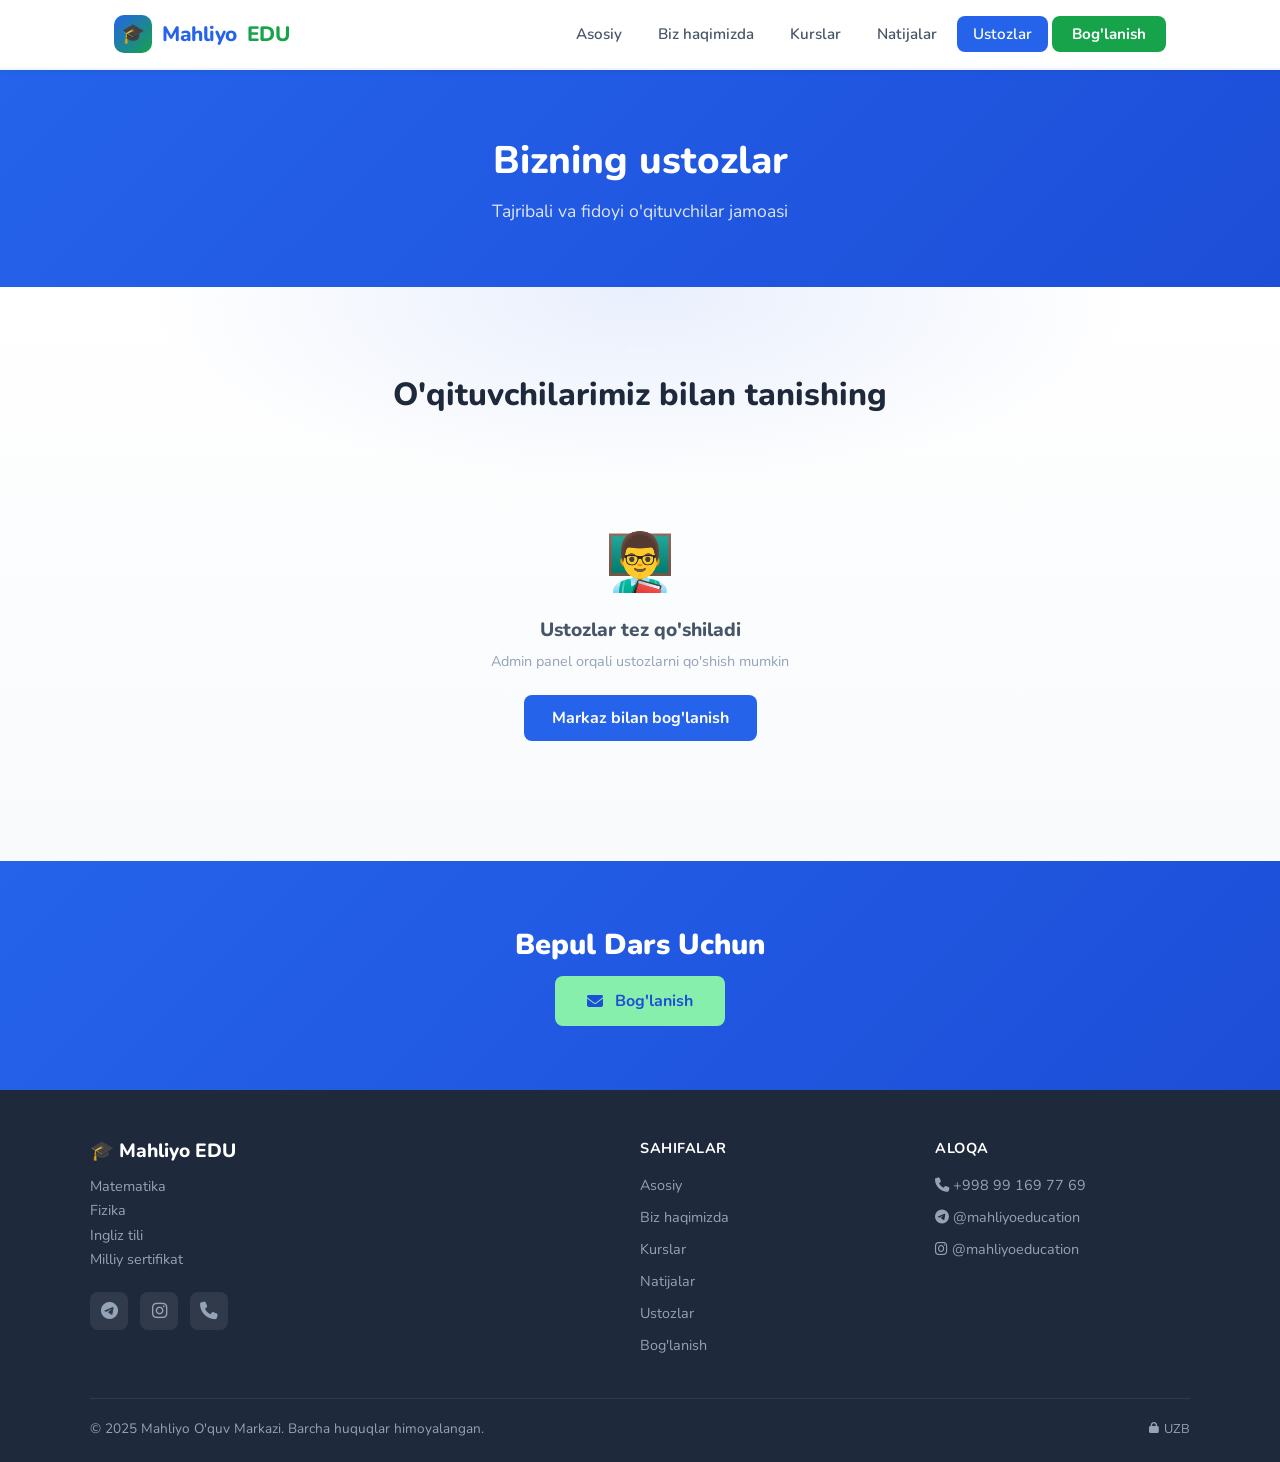
<file: src/main/resources/static/teachers.html>
<!DOCTYPE html>
<html lang="uz">
<head>
  <meta charset="UTF-8"/>
  <meta name="viewport" content="width=device-width, initial-scale=1.0"/>
  <title>Ustozlar - Mahliyo O'quv Markazi</title>

  <link rel="preconnect" href="https://fonts.googleapis.com"/>
  <link href="https://fonts.googleapis.com/css2?family=Nunito:wght@400;600;700;800;900&display=swap" rel="stylesheet"/>
  <link rel="stylesheet" href="https://cdnjs.cloudflare.com/ajax/libs/font-awesome/6.5.0/css/all.min.css"/>
  <link rel="stylesheet" href="css/style.css"/>

  <style>
    .teacher-card.no-trans {
      transition: none !important;
    }
    .teacher-card.is-hidden {
      opacity: 0 !important;
    }
    /* ===== KARUSEL TIZIMI (MODERN) ===== */
    .teachers-section {
      padding: 60px 0;
      background:
              radial-gradient(900px 360px at 50% 0%, rgba(37,99,235,0.10), transparent 55%),
              linear-gradient(180deg, #ffffff 0%, #f8fafc 100%);
    }

    .carousel-wrapper {
      position: relative;
      width: 100%;
      overflow: hidden;
      padding: 22px 0 34px;
      touch-action: pan-y;
      user-select: none;
    }

    .carousel-track {
      display: flex;
      align-items: center;
      justify-content: center;
      gap: 0;
      position: relative;
      height: 340px;
    }

    /* ===== KARTA ===== */
    .teacher-card {
      position: absolute;
      width: 220px;
      border-radius: 20px;
      overflow: hidden;

      background: rgba(255,255,255,0.94);
      border: 1px solid rgba(148,163,184,0.32);
      box-shadow: 0 10px 30px rgba(2,6,23,0.08);
      backdrop-filter: blur(6px);

      transition:
              transform 0.55s cubic-bezier(0.4,0,0.2,1),
              filter    0.55s cubic-bezier(0.4,0,0.2,1),
              opacity   0.55s cubic-bezier(0.4,0,0.2,1),
              z-index   0s   0.27s;
      will-change: transform, filter, opacity;
    }

    /* Pozitsiya holatlari:
       - left/right: 3 ta asosiy ko'rinish
       - far-left: chiqib ketadi (yo'qoladi)
       - far-right: ghost kiradi (juda yengil ko'rinadi)
    */
    .teacher-card[data-pos="center"] {
      transform: translateX(0) scale(1.03);
      filter: none;
      opacity: 1;
      z-index: 3;
      border-color: rgba(37,99,235,0.55);
      box-shadow: 0 18px 55px rgba(37,99,235,0.18);
    }

    .teacher-card[data-pos="left"] {
      transform: translateX(calc(-220px - 16px)) scale(0.88);
      filter: blur(2px);
      opacity: 0.58;
      z-index: 2;
    }

    .teacher-card[data-pos="right"] {
      transform: translateX(calc(220px + 16px)) scale(0.88);
      filter: blur(2px);
      opacity: 0.58;
      z-index: 2;
    }

    /* O'ngdan kirib keladigan karta: ghost ko'rinish (juda yengil) */
    .teacher-card[data-pos="far-right"] {
      transform: translateX(calc(520px + 40px)) scale(0.72);
      filter: blur(8px);
      opacity: 0.06;
      z-index: 1;
      pointer-events: none;
    }

    /* Chapdan chiqib ketadigan karta: butunlay yo'qoladi */
    .teacher-card[data-pos="far-left"] {
      transition-timing-function: cubic-bezier(0.2, 0, 0.2, 1);
      transform: translateX(calc(-520px - 40px)) scale(0.72);
      filter: blur(6px);
      opacity: 0;
      z-index: 1;
      pointer-events: none;
    }

    /* O'ngdan kirib keladigan karta: ghost ko'rinish */
    .teacher-card[data-pos="far-right"] {
      transform: translateX(calc(520px + 40px)) scale(0.72);
      filter: blur(8px);
      opacity: 0.08;
      z-index: 1;
      pointer-events: none;
    }

    .teacher-card__photo {
      width: 100%;
      height: 190px;
      object-fit: cover;
      object-position: top;
      display: block;
      pointer-events: none;
    }

    .teacher-card__placeholder {
      width: 100%;
      height: 190px;
      display: flex;
      align-items: center;
      justify-content: center;
      font-size: 4rem;
    }

    .ph--blue   { background: linear-gradient(135deg,#dbeafe,#bfdbfe); }
    .ph--green  { background: linear-gradient(135deg,#dcfce7,#bbf7d0); }
    .ph--red    { background: linear-gradient(135deg,#fee2e2,#fecaca); }
    .ph--purple { background: linear-gradient(135deg,#ede9fe,#ddd6fe); }
    .ph--orange { background: linear-gradient(135deg,#ffedd5,#fed7aa); }

    .teacher-card__body { padding: 16px; }

    .teacher-card__name {
      font-size: 1rem;
      font-weight: 900;
      color: #0f172a;
      margin-bottom: 4px;
      white-space: nowrap;
      overflow: hidden;
      text-overflow: ellipsis;
      letter-spacing: 0.2px;
    }

    .teacher-card__subject {
      font-size: 0.82rem;
      color: #64748b;
      font-weight: 700;
      margin-bottom: 10px;
      display: flex;
      align-items: center;
      gap: 6px;
    }

    .teacher-card__footer {
      display: flex;
      align-items: center;
      justify-content: space-between;
    }

    .stars { color: #f59e0b; font-size: 0.82rem; letter-spacing: 1px; }
    .rating-num { font-size: 0.85rem; font-weight: 900; color: #0f172a; }

    /* ===== TUGMALAR ===== */
    .carousel-controls {
      display: flex;
      justify-content: center;
      align-items: center;
      gap: 16px;
      margin-top: 12px;
    }

    .carousel-btn {
      width: 44px; height: 44px;
      border-radius: 50%;
      border: 1px solid rgba(148,163,184,0.38);
      background: rgba(255,255,255,0.90);
      color: #2563eb;
      font-size: 1rem;
      cursor: pointer;
      transition: 0.2s ease;
      display: flex;
      align-items: center;
      justify-content: center;
      box-shadow: 0 8px 22px rgba(2,6,23,0.08);
    }

    .carousel-btn:hover {
      background: #2563eb;
      color: #fff;
      border-color: rgba(37,99,235,0.8);
      transform: translateY(-1px);
    }

    .carousel-btn:active { transform: scale(0.95); }

    .carousel-dots { display: flex; gap: 8px; }

    .carousel-dot {
      width: 8px; height: 8px;
      border-radius: 50%;
      background: rgba(148,163,184,0.35);
      cursor: pointer;
      transition: all 0.25s ease;
      border: none;
      padding: 0;
    }

    .carousel-dot.active {
      background: rgba(37,99,235,0.95);
      width: 24px;
      border-radius: 4px;
    }

    /* ===== JOIN ===== */
    .join-section {
      background: linear-gradient(135deg, var(--blue) 0%, var(--blue-dark) 100%);
      padding: 64px 24px;
      text-align: center;
      color: #fff;
    }

    .join-section h2 { font-size: 1.8rem; font-weight: 900; margin-bottom: 12px; }

    .join-section p  {
      font-size: 1rem;
      opacity: 0.9;
      margin-bottom: 28px;
      max-width: 500px;
      margin-left: auto;
      margin-right: auto;
    }

    .join-section .btn { background: #86efac; color: var(--blue-dark); font-size: 1rem; padding: 14px 32px; }
    .join-section .btn:hover { background: var(--blue-light); transform: translateY(-2px); }

    /* ===== FOOTER ===== */
    .footer__socials a {
      width: 38px; height: 38px;
      border-radius: 8px;
      background: rgba(255,255,255,0.08);
      display: flex; align-items: center; justify-content: center;
      font-size: 1.1rem;
      transition: 0.2s ease;
      color: var(--gray-400);
    }

    .footer__socials a:hover { transform: translateY(-2px); }
    .footer__socials a.tg:hover  { background: #229ed9; color: #fff; }
    .footer__socials a.ig:hover  { background: #e1306c; color: #fff; }
    .footer__socials a.tel:hover { background: var(--green); color: #fff; }

    /* ===== MOBIL (S20+ va shunga o'xshash) ===== */
    @media (max-width: 768px) {
      .carousel-track { height: 300px; }

      .teacher-card { width: 180px; }

      .teacher-card__photo,
      .teacher-card__placeholder { height: 155px; }

      .teacher-card__placeholder { font-size: 3rem; }

      .teacher-card__body { padding: 12px; }

      .teacher-card__name { font-size: 0.92rem; }

      .teacher-card[data-pos="left"] {
        transform: translateX(calc(-180px - 12px)) scale(0.88);
      }

      .teacher-card[data-pos="right"] {
        transform: translateX(calc(180px + 12px)) scale(0.88);
      }

      .teacher-card[data-pos="far-left"] {
        transform: translateX(calc(-430px - 28px)) scale(0.72);
        filter: blur(6px);
        opacity: 0;
        pointer-events: none;
      }

      .teacher-card[data-pos="far-right"] {
        transform: translateX(calc(430px + 28px)) scale(0.72);
        filter: blur(8px);
        opacity: 0.08;
        pointer-events: none;
      }

      .carousel-btn { width: 40px; height: 40px; font-size: 0.9rem; }
    }

    @media (max-width: 400px) {
      .carousel-track { height: 270px; }
      .teacher-card { width: 155px; }
      .teacher-card__photo,
      .teacher-card__placeholder { height: 130px; }
    }

    /* ===== DESKTOP MOSLASHUV ===== */
    @media (min-width: 1024px) {
      .carousel-track { height: 380px; }
      .teacher-card { width: 260px; }

      .teacher-card__photo,
      .teacher-card__placeholder { height: 220px; }

      .teacher-card[data-pos="left"]  { transform: translateX(calc(-260px - 18px)) scale(0.90); }
      .teacher-card[data-pos="right"] { transform: translateX(calc(260px + 18px)) scale(0.90); }

      .teacher-card[data-pos="far-left"] {
        transform: translateX(calc(-620px - 44px)) scale(0.72);
        opacity: 0;
        filter: blur(6px);
      }

      .teacher-card[data-pos="far-right"] {
        transform: translateX(calc(620px + 44px)) scale(0.72);
        opacity: 0.08;
        filter: blur(8px);
      }
    }

    @keyframes spin { to { transform: rotate(360deg); } }
  </style>
</head>

<body>

<!-- NAVBAR -->
<nav class="navbar">
  <div class="navbar__inner">
    <a href="index.html" class="navbar__logo">
      <div class="navbar__logo-icon">🎓</div>
      Mahliyo <span>EDU</span>
    </a>
    <div class="navbar__links">
      <a href="index.html">Asosiy</a>
      <a href="about.html">Biz haqimizda</a>
      <a href="courses.html">Kurslar</a>
      <a href="results.html">Natijalar</a>
      <a href="teachers.html" class="active">Ustozlar</a>
      <a href="contact.html" class="navbar__cta">Bog'lanish</a>
    </div>
    <div class="navbar__burger">
      <span></span><span></span><span></span>
    </div>
  </div>
</nav>

<!-- PAGE HERO -->
<div class="page-hero">
  <h1>Bizning ustozlar</h1>
  <p>Tajribali va fidoyi o'qituvchilar jamoasi</p>
</div>

<!-- USTOZLAR -->
<section class="teachers-section">
  <div class="container">
    <div class="section-header">
      <div class="badge badge--blue"></div>
      <h2 class="section-title">O'qituvchilarimiz bilan tanishing</h2>
    </div>

    <!-- LOADING -->
    <div id="loadingEl" style="text-align:center;padding:60px 0;">
      <div style="width:44px;height:44px;border:4px solid #e2e8f0;border-top-color:#2563eb;border-radius:50%;animation:spin 0.8s linear infinite;margin:0 auto 16px;"></div>
      <p style="color:#94a3b8;font-weight:600;">Ustozlar yuklanmoqda...</p>
    </div>

    <!-- KARUSEL -->
    <div id="carouselBox" style="display:none;">
      <div class="carousel-wrapper" id="carouselWrapper">
        <div class="carousel-track" id="carouselTrack"></div>
      </div>

      <div class="carousel-controls">
        <button class="carousel-btn" id="btnPrev" aria-label="Oldingi">
          <i class="fas fa-chevron-left"></i>
        </button>
        <div class="carousel-dots" id="carouselDots"></div>
        <button class="carousel-btn" id="btnNext" aria-label="Keyingi">
          <i class="fas fa-chevron-right"></i>
        </button>
      </div>
    </div>

    <!-- BO'SH HOLAT -->
    <div id="emptyEl" style="display:none;text-align:center;padding:60px 20px;">
      <div style="font-size:3.5rem;margin-bottom:16px;">👨‍🏫</div>
      <h3 style="font-size:1.2rem;font-weight:800;color:#475569;margin-bottom:8px;">Ustozlar tez qo'shiladi</h3>
      <p style="font-size:0.9rem;color:#94a3b8;margin-bottom:24px;">Admin panel orqali ustozlarni qo'shish mumkin</p>
      <a href="contact.html" class="btn btn--primary">Markaz bilan bog'lanish</a>
    </div>
  </div>
</section>

<!-- JOIN -->
<section class="join-section">
  <h2>Bepul Dars Uchun</h2>
  <a href="contact.html" class="btn"><i class="fas fa-envelope"></i>&nbsp;Bog'lanish</a>
</section>

<!-- FOOTER -->
<footer class="footer">
  <div class="footer__inner">
    <div class="footer__brand">
      <div class="footer__brand-name">🎓 Mahliyo EDU</div>
      <p class="footer__brand-desc">
        Matematika<br>
        Fizika<br>
        Ingliz tili<br>
        Milliy sertifikat
      </p>
      <div class="footer__socials">
        <a href="https://t.me/mahliyoeducation" target="_blank" class="tg"><i class="fab fa-telegram"></i></a>
        <a href="https://instagram.com/mahliyoeducation" target="_blank" class="ig"><i class="fab fa-instagram"></i></a>
        <a href="tel:+998991697769" class="tel"><i class="fas fa-phone"></i></a>
      </div>
    </div>

    <div class="footer__col">
      <div class="footer__col-title">Sahifalar</div>
      <ul>
        <li><a href="index.html">Asosiy</a></li>
        <li><a href="about.html">Biz haqimizda</a></li>
        <li><a href="courses.html">Kurslar</a></li>
        <li><a href="results.html">Natijalar</a></li>
        <li><a href="teachers.html">Ustozlar</a></li>
        <li><a href="contact.html">Bog'lanish</a></li>
      </ul>
    </div>

    <div class="footer__col">
      <div class="footer__col-title">Aloqa</div>
      <ul>
        <li><a href="tel:+998991697769"><i class="fas fa-phone"></i> +998 99 169 77 69</a></li>
        <li><a href="https://t.me/mahliyoeducation"><i class="fab fa-telegram"></i> @mahliyoeducation</a></li>
        <li><a href="https://instagram.com/mahliyoeducation"><i class="fab fa-instagram"></i> @mahliyoeducation</a></li>
      </ul>
    </div>
  </div>

  <div class="footer__bottom">
    <span>© 2025 Mahliyo O'quv Markazi. Barcha huquqlar himoyalangan.</span>
    <a href="admin/login.html" style="color: var(--gray-400); font-size:0.8rem; display: inline-flex; align-items: center; gap: 5px;">
      <i class="fa-solid fa-lock" style="font-size: 0.7rem;"></i> UZB
    </a>
  </div>
</footer>

<script src="js/main.js"></script>

<script>
  const COLORS  = ['blue','green','red','purple','orange'];
  const ICONS   = ['👨‍🏫','👩‍🏫','🧑‍🏫','👨‍🔬','👩‍💼'];
  const RATINGS = [4.9, 4.8, 4.9, 4.7, 4.8, 4.9, 4.7];

  let teachers = [];
  let current  = 0;         // hozirgi markaziy karta indeksi
  let isAnimating = false;
  let autoTimer   = null;

  // Pozitsiyalar: -2=far-left, -1=left, 0=center, 1=right, 2=far-right
  const POS_NAMES = {
    '-2': 'far-left',
    '-1': 'left',
    '0': 'center',
    '1': 'right',
    '2': 'far-right',
  };

  function getPos(i) {
    const n = teachers.length;

    // Yo‘nalishni teskari qildik:
    // avval: i - current edi (bu sizda chiqishni o‘ng tomonga sezdirib qo‘yayotgan)
    // endi: current - i (chiqish chap tomonga bo‘ladi)
    let rel = ((current - i) % n + n) % n;

    if (rel > n / 2) rel -= n; // -n/2 … +n/2

    if (rel < -2) rel = -2;
    if (rel >  2) rel =  2;

    // rel qiymati endi teskari chiqadi, shuning uchun sign ni qaytaramiz:
    // (-rel) left/right ni to‘g‘ri joyiga qaytaradi
    return -rel;
  }

  function buildCards() {
    const track = document.getElementById('carouselTrack');
    track.innerHTML = '';

    teachers.forEach((t, i) => {
      const color  = COLORS[i % COLORS.length];
      const icon   = ICONS[i % ICONS.length];
      const rating = RATINGS[i % RATINGS.length];

      const stars  = '★'.repeat(Math.round(rating)) + '☆'.repeat(5 - Math.round(rating));

      const photo  = t.photoUrl
              ? `<img class="teacher-card__photo" src="${t.photoUrl}" alt="${t.name}"
              onerror="this.style.display='none';this.nextElementSibling.style.display='flex'"/>
           <div class="teacher-card__placeholder ph--${color}" style="display:none;">${icon}</div>`
              : `<div class="teacher-card__placeholder ph--${color}">${icon}</div>`;

      const card = document.createElement('div');
      card.className   = 'teacher-card';
      card.dataset.idx = i;
      card.innerHTML   = `
        ${photo}
        <div class="teacher-card__body">
          <div class="teacher-card__name">${t.name}</div>
          <div class="teacher-card__subject"><i class="fas fa-book-open"></i> ${t.subject}</div>
          <div class="teacher-card__footer">
            <span class="stars">${stars}</span>
            <span class="rating-num">${rating}</span>
          </div>
        </div>`;

      // Karta bosilganda o'sha kartaga o'tish
      card.addEventListener('click', () => {
        const pos = getPos(i);
        if (pos === 1)  move(1);
        if (pos === -1) move(-1);
      });

      track.appendChild(card);
    });

    updatePositions();
  }

  function buildDots() {
    const dots = document.getElementById('carouselDots');
    dots.innerHTML = '';

    teachers.forEach((_, i) => {
      const d     = document.createElement('button');
      d.className = 'carousel-dot' + (i === 0 ? ' active' : '');
      d.addEventListener('click', () => goTo(i));
      dots.appendChild(d);
    });
  }

  function updatePositions() {
    const cards = document.querySelectorAll('.teacher-card');

    cards.forEach(card => {
      const i = parseInt(card.dataset.idx, 10);

      // Oldingi pozitsiyani olib qolamiz (wrap aniqlash uchun)
      const prevName = card.getAttribute('data-pos');
      const prevPos =
              prevName === 'far-left'  ? -2 :
                      prevName === 'left'      ? -1 :
                              prevName === 'center'    ?  0 :
                                      prevName === 'right'     ?  1 :
                                              prevName === 'far-right' ?  2 : null;

      const nextPos = getPos(i);

      // Wrap holat: -2 -> +2 yoki +2 -> -2 bo‘lsa,
      // transitionni 1 marta o‘chirib, sakratib qo‘yamiz
      const isWrapJump =
              (prevPos === -2 && nextPos ===  2) ||
              (prevPos ===  2 && nextPos === -2);

      if (isWrapJump) {
        // 1) Avval karta ko‘rinmasin va transition bo‘lmasin
        card.classList.add('no-trans', 'is-hidden');

        // 2) Yangi pozitsiyaga "sakratamiz" (ko‘rinmay turgani uchun sharpasiz)
        card.setAttribute('data-pos', POS_NAMES[String(nextPos)]);

        // reflow
        void card.offsetHeight;

        // 3) Keyingi kadrda transitionni qayta yoqamiz, lekin hali ham yashirin
        requestAnimationFrame(() => {
          card.classList.remove('no-trans');

          // 4) Yana keyingi kadrda ko‘rsatamiz (endi faqat opacity "ghost" bo‘lib chiqadi)
          requestAnimationFrame(() => {
            card.classList.remove('is-hidden');
          });
        });
      } else {
        card.setAttribute('data-pos', POS_NAMES[String(nextPos)] || 'far-right');
      }
    });
  }

  function updateDots() {
    document.querySelectorAll('.carousel-dot').forEach((d, i) => {
      d.classList.toggle('active', i === current);
    });
  }

  function move(dir) {
    if (isAnimating) return;
    isAnimating = true;

    current = ((current + dir) % teachers.length + teachers.length) % teachers.length;
    updatePositions();
    updateDots();

    setTimeout(() => { isAnimating = false; }, 580);
    resetAuto();
  }

  function goTo(idx) {
    if (idx === current) return;

    const dir = ((idx - current + teachers.length) % teachers.length <= teachers.length / 2) ? 1 : -1;

    function step() {
      if (current === idx) return;
      move(dir);
      setTimeout(step, 100);
    }
    step();
  }

  function startAuto() {
    autoTimer = setInterval(() => move(1), 3200);
  }

  function resetAuto() {
    clearInterval(autoTimer);
    startAuto();
  }

  // Touch / swipe
  let touchStartX = 0;
  let touchStartY = 0;
  const wrapper = document.getElementById('carouselWrapper');

  wrapper.addEventListener('touchstart', e => {
    touchStartX = e.touches[0].clientX;
    touchStartY = e.touches[0].clientY;
  }, { passive: true });

  wrapper.addEventListener('touchend', e => {
    const dx = touchStartX - e.changedTouches[0].clientX;
    const dy = Math.abs(touchStartY - e.changedTouches[0].clientY);

    if (Math.abs(dx) > 40 && Math.abs(dx) > dy) {
      move(dx > 0 ? 1 : -1);
    }
  }, { passive: true });

  // Tugmalar
  document.getElementById('btnPrev').addEventListener('click', () => move(-1));
  document.getElementById('btnNext').addEventListener('click', () => move(1));

  async function loadTeachers() {
    try {
      const res = await apiGet('/api/teachers');
      teachers = await res.json();

      document.getElementById('loadingEl').style.display = 'none';

      if (!teachers || teachers.length === 0) {
        document.getElementById('emptyEl').style.display = 'block';
        return;
      }

      current = 0;
      buildCards();
      buildDots();
      document.getElementById('carouselBox').style.display = 'block';
      startAuto();

    } catch (err) {
      document.getElementById('loadingEl').style.display = 'none';
      document.getElementById('emptyEl').style.display = 'block';
    }
  }

  loadTeachers();
</script>

<!-- FLOAT NAV -->

<style id="float-nav-style">
@media(max-width:768px){
  .float-nav-btn{
    position:fixed;
    top:62%;
    transform:translateY(-50%);
    z-index:999;
    width:40px;height:40px;
    border-radius:50%;
    display:flex;align-items:center;justify-content:center;
    font-size:1.1rem;
    text-decoration:none;
    border:none;cursor:pointer;
    box-shadow:0 4px 16px rgba(0,0,0,0.18);
    transition:0.2s;
    opacity:0;
    animation:float-appear 0.5s ease 0.8s forwards;
  }
  @keyframes float-appear{
    from{opacity:0;transform:translateY(-50%) scale(0.7);}
    to{opacity:1;transform:translateY(-50%) scale(1);}
  }
  .float-nav-btn:active{transform:translateY(-50%) scale(0.9);}
  .float-nav-btn--prev{
    left:6px;
    background:rgba(255,255,255,0.92);
    color:var(--blue,#2563eb);
    backdrop-filter:blur(8px);
  }
  .float-nav-btn--next{
    right:6px;
    background:var(--blue,#2563eb);
    color:#fff;
  }
  .float-nav-btn--contact{
    right:6px;
    background:var(--green,#16a34a);
    color:#fff;
    animation:float-appear 0.5s ease 0.8s forwards,
              pulse-float 2s ease-in-out 1.3s infinite;
  }
  @keyframes pulse-float{
    0%  {box-shadow:0 4px 16px rgba(22,163,74,0.3),0 0 0 0 rgba(22,163,74,0.4);}
    70% {box-shadow:0 4px 16px rgba(22,163,74,0.3),0 0 0 10px rgba(22,163,74,0);}
    100%{box-shadow:0 4px 16px rgba(22,163,74,0.3),0 0 0 0 rgba(22,163,74,0);}
  }
}
@media(min-width:769px){
  .float-nav-btn{display:none;}
}
</style>
<a href="results.html" class="float-nav-btn float-nav-btn--prev" title="Oldingi"><i class="fas fa-chevron-left"></i></a>
<a href="contact.html" class="float-nav-btn float-nav-btn--contact" title="Bog'lanish"><i class="fas fa-chevron-right"></i></a>
<!-- END FLOAT NAV -->
</body>
</html>
</file>
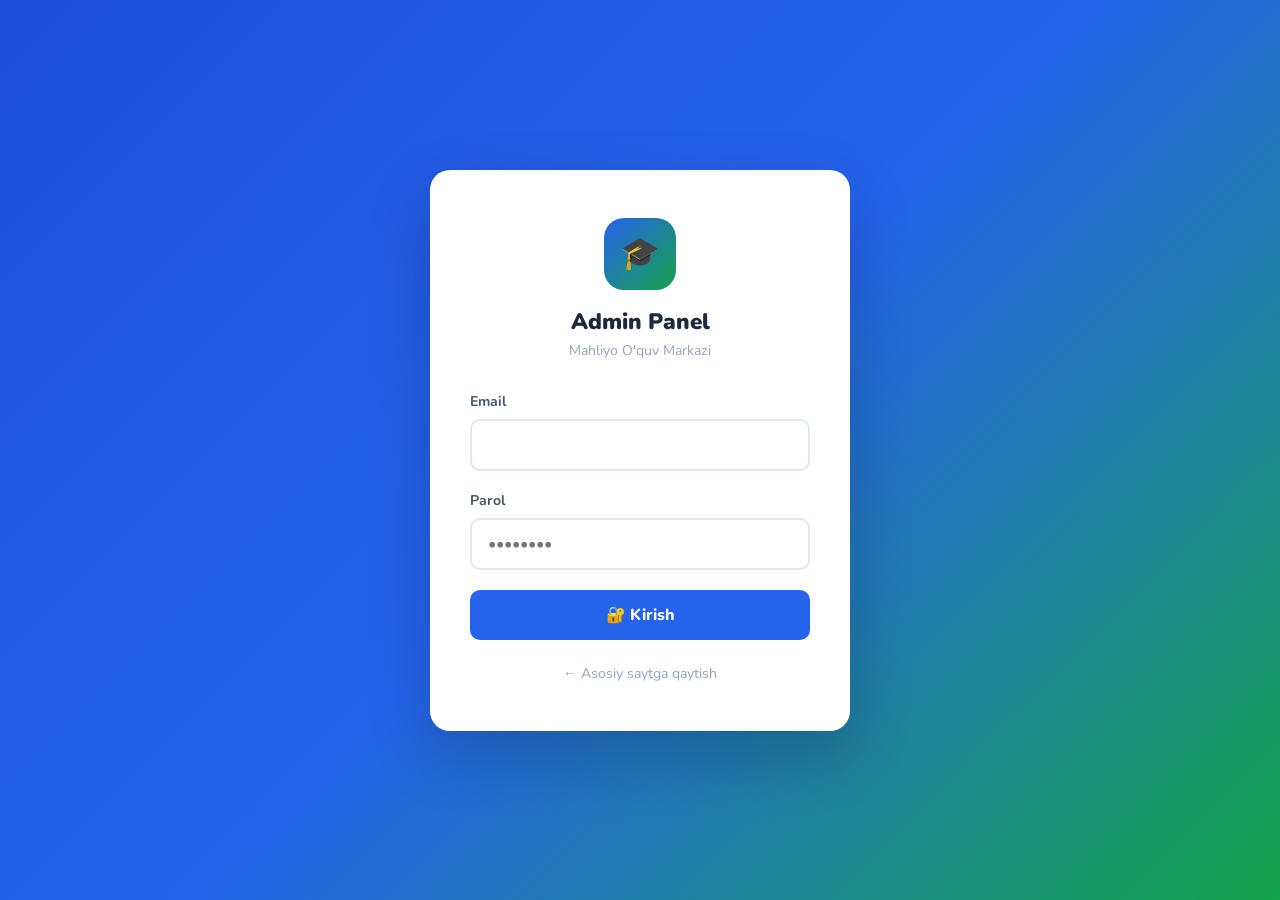
<file: src/main/resources/static/admin/dashboard.html>
<!DOCTYPE html>
<html lang="uz">
<head>
  <meta charset="UTF-8"/>
  <meta name="viewport" content="width=device-width, initial-scale=1.0"/>
  <title>Dashboard — Admin Panel</title>
  <link rel="preconnect" href="https://fonts.googleapis.com"/>
  <link href="https://fonts.googleapis.com/css2?family=Nunito:wght@400;600;700;800;900&display=swap" rel="stylesheet"/>
  <link rel="stylesheet" href="https://cdnjs.cloudflare.com/ajax/libs/font-awesome/6.5.0/css/all.min.css"/>
  <style>
    *,*::before,*::after{box-sizing:border-box;margin:0;padding:0}
    :root{
      --blue:#2563eb;--blue-light:#eff6ff;--blue-dark:#1d4ed8;
      --green:#16a34a;--green-light:#f0fdf4;--green-dark:#15803d;
      --red:#ef4444;--red-light:#fef2f2;
      --white:#fff;--gray-50:#f8fafc;--gray-100:#f1f5f9;
      --gray-200:#e2e8f0;--gray-400:#94a3b8;--gray-600:#475569;--gray-800:#1e293b;
      --shadow-sm:0 1px 3px rgba(0,0,0,0.08);--shadow-md:0 4px 16px rgba(0,0,0,0.10);
      --shadow-lg:0 8px 32px rgba(0,0,0,0.13);
      --radius:12px;--radius-sm:8px;
    }
    body{font-family:'Nunito',sans-serif;background:var(--gray-50);color:var(--gray-800);min-height:100vh;}

    /* ===== ANIMATSIYALAR ===== */
    @keyframes pulse-red{
      0%  {box-shadow:0 0 0 0 rgba(239,68,68,0.5);}
      70% {box-shadow:0 0 0 10px rgba(239,68,68,0);}
      100%{box-shadow:0 0 0 0 rgba(239,68,68,0);}
    }
    @keyframes pulse-blue{
      0%  {box-shadow:0 0 0 0 rgba(37,99,235,0.4);}
      70% {box-shadow:0 0 0 10px rgba(37,99,235,0);}
      100%{box-shadow:0 0 0 0 rgba(37,99,235,0);}
    }
    @keyframes pulse-green{
      0%  {box-shadow:0 0 0 0 rgba(22,163,74,0.4);}
      70% {box-shadow:0 0 0 10px rgba(22,163,74,0);}
      100%{box-shadow:0 0 0 0 rgba(22,163,74,0);}
    }
    @keyframes spin{to{transform:rotate(360deg)}}
    @keyframes fadeIn{from{opacity:0;transform:translateY(8px)}to{opacity:1;transform:translateY(0)}}

    /* ===== TOPBAR ===== */
    .topbar{
      background:var(--white);border-bottom:2px solid var(--blue-light);
      padding:0 20px;height:60px;display:flex;align-items:center;
      justify-content:space-between;position:sticky;top:0;z-index:100;
      box-shadow:var(--shadow-sm);
    }
    .topbar__logo{display:flex;align-items:center;gap:10px;font-size:1rem;font-weight:900;color:var(--blue);}
    .topbar__logo span{color:var(--green);}
    .topbar__logo-icon{
      width:34px;height:34px;background:linear-gradient(135deg,var(--blue),var(--green));
      border-radius:8px;display:flex;align-items:center;justify-content:center;font-size:1rem;
    }
    .topbar__right{display:flex;align-items:center;gap:8px;}
    .topbar__email{
      font-size:0.82rem;color:var(--gray-600);font-weight:600;
      background:var(--gray-100);padding:4px 10px;border-radius:20px;
    }
    .btn-sm{
      padding:7px 12px;border-radius:var(--radius-sm);font-size:0.8rem;
      font-weight:700;border:none;cursor:pointer;font-family:inherit;transition:0.2s;
      display:inline-flex;align-items:center;gap:5px;text-decoration:none;
    }
    .btn-sm--blue{background:var(--blue-light);color:var(--blue);}
    .btn-sm--blue:hover{background:var(--blue);color:#fff;}
    .btn-sm--red{background:var(--red-light);color:var(--red);}
    .btn-sm--red:hover{background:var(--red);color:#fff;}

    /* ===== MAIN ===== */
    .main{max-width:1200px;margin:0 auto;padding:20px 16px;}

    /* ===== STAT CARDS ===== */
    .stat-cards{
      display:grid;
      grid-template-columns:repeat(4,1fr);
      gap:12px;margin-bottom:20px;
    }
    .stat-card{
      background:var(--white);border-radius:var(--radius);padding:16px;
      border:1px solid var(--gray-200);display:flex;align-items:center;
      gap:12px;box-shadow:var(--shadow-sm);animation:fadeIn 0.4s ease;
      transition:transform 0.2s,box-shadow 0.2s;
    }
    .stat-card:hover{transform:translateY(-2px);box-shadow:var(--shadow-md);}
    .stat-card__icon{
      width:44px;height:44px;border-radius:12px;flex-shrink:0;
      display:flex;align-items:center;justify-content:center;font-size:1.2rem;
    }
    .ic--blue{background:var(--blue-light);color:var(--blue);animation:pulse-blue 3s infinite;}
    .ic--red{background:var(--red-light);color:var(--red);animation:pulse-red 2s infinite;}
    .ic--green{background:var(--green-light);color:var(--green);animation:pulse-green 3s infinite;}
    .ic--gray{background:var(--gray-100);color:var(--gray-600);}
    .stat-card__num{font-size:1.6rem;font-weight:900;color:var(--gray-800);line-height:1;margin-bottom:2px;}
    .stat-card__label{font-size:0.72rem;color:var(--gray-400);font-weight:600;}

    /* ===== TABS ===== */
    .tabs{
      display:flex;gap:4px;background:var(--white);padding:5px;
      border-radius:var(--radius);border:1px solid var(--gray-200);
      margin-bottom:20px;box-shadow:var(--shadow-sm);
    }
    .tab-btn{
      flex:1;padding:10px 8px;border:none;background:transparent;
      border-radius:var(--radius-sm);font-size:0.85rem;font-weight:700;
      color:var(--gray-600);cursor:pointer;font-family:inherit;
      transition:0.2s;display:flex;align-items:center;
      justify-content:center;gap:6px;white-space:nowrap;
    }
    .tab-btn.active{background:var(--blue);color:#fff;box-shadow:var(--shadow-sm);}
    .tab-btn:hover:not(.active){background:var(--blue-light);color:var(--blue);}
    .tab-badge{
      background:var(--red);color:#fff;font-size:0.65rem;
      padding:1px 5px;border-radius:10px;font-weight:800;
      animation:pulse-red 2s infinite;
    }
    .tab-btn.active .tab-badge{background:rgba(255,255,255,0.3);animation:none;}

    /* ===== TAB CONTENT ===== */
    .tab-content{display:none;}
    .tab-content.active{display:block;animation:fadeIn 0.3s ease;}

    /* ===== SECTION HEADER ===== */
    .section-hdr{
      display:flex;align-items:center;justify-content:space-between;
      margin-bottom:16px;flex-wrap:wrap;gap:10px;
    }
    .section-hdr__title{font-size:1rem;font-weight:900;color:var(--gray-800);display:flex;align-items:center;gap:8px;}
    .btn-add{
      padding:9px 16px;background:var(--blue);color:#fff;border:none;
      border-radius:var(--radius-sm);font-size:0.85rem;font-weight:700;
      cursor:pointer;font-family:inherit;transition:0.2s;
      display:flex;align-items:center;gap:7px;
    }
    .btn-add:hover{background:var(--blue-dark);transform:translateY(-1px);box-shadow:var(--shadow-md);}

    /* ===== FILTER ===== */
    .filter-row{display:flex;gap:6px;flex-wrap:wrap;margin-bottom:14px;align-items:center;}
    .filter-btn{
      padding:6px 12px;border-radius:20px;font-size:0.78rem;font-weight:700;
      border:2px solid var(--gray-200);background:var(--white);color:var(--gray-600);
      cursor:pointer;font-family:inherit;transition:0.2s;
    }
    .filter-btn.active,.filter-btn:hover{border-color:var(--blue);background:var(--blue);color:#fff;}

    /* ===== TABLE ===== */
    .table-box{
      background:var(--white);border-radius:var(--radius);
      border:1px solid var(--gray-200);box-shadow:var(--shadow-sm);overflow:hidden;
    }
    .table-wrap{overflow-x:auto;-webkit-overflow-scrolling:touch;}
    table{width:100%;border-collapse:collapse;min-width:500px;}
    thead{background:var(--gray-50);border-bottom:2px solid var(--gray-200);}
    th{
      padding:11px 14px;text-align:left;font-size:0.72rem;font-weight:800;
      text-transform:uppercase;letter-spacing:0.5px;color:var(--gray-400);white-space:nowrap;
    }
    td{
      padding:12px 14px;font-size:0.88rem;color:var(--gray-800);
      border-bottom:1px solid var(--gray-100);vertical-align:middle;
    }
    tr:last-child td{border-bottom:none;}
    tr:hover td{background:var(--gray-50);}
    tr.unviewed td{background:#fefce8;}
    tr.unviewed:hover td{background:#fef9c3;}

    /* ===== BADGES ===== */
    .badge{display:inline-block;padding:3px 9px;border-radius:12px;font-size:0.7rem;font-weight:700;}
    .badge--new{background:#fef9c3;color:#92400e;}
    .badge--viewed{background:var(--green-light);color:var(--green);}
    .badge--active{background:var(--green-light);color:var(--green);}
    .badge--inactive{background:var(--red-light);color:var(--red);}
    .badge--subject{background:var(--blue-light);color:var(--blue);}

    /* ===== ACTION BUTTONS ===== */
    .action-btns{display:flex;gap:5px;flex-wrap:nowrap;}
    .act-btn{
      width:30px;height:30px;border-radius:var(--radius-sm);border:none;
      cursor:pointer;font-size:0.8rem;display:flex;align-items:center;
      justify-content:center;transition:0.2s;text-decoration:none;flex-shrink:0;
    }
    .act-btn--call{background:var(--green-light);color:var(--green);}
    .act-btn--call:hover{background:var(--green);color:#fff;}
    .act-btn--view{background:var(--blue-light);color:var(--blue);}
    .act-btn--view:hover{background:var(--blue);color:#fff;}
    .act-btn--edit{background:var(--blue-light);color:var(--blue);}
    .act-btn--edit:hover{background:var(--blue);color:#fff;}
    .act-btn--del{background:var(--red-light);color:var(--red);}
    .act-btn--del:hover{background:var(--red);color:#fff;}
    .act-btn--toggle{background:var(--gray-100);color:var(--gray-600);}
    .act-btn--toggle:hover{background:var(--gray-800);color:#fff;}

    /* ===== THUMB ===== */
    .thumb{
      width:40px;height:40px;border-radius:9px;
      border:2px solid var(--gray-200);background:var(--gray-100);
      display:flex;align-items:center;justify-content:center;
      font-size:1.2rem;overflow:hidden;flex-shrink:0;
    }
    .thumb img{width:100%;height:100%;object-fit:cover;}

    /* ===== EMPTY / LOADING ===== */
    .tbl-empty{text-align:center;padding:48px 20px;color:var(--gray-400);}
    .tbl-empty__icon{font-size:2.5rem;margin-bottom:12px;}
    .tbl-empty h3{font-size:1rem;font-weight:800;margin-bottom:6px;color:var(--gray-600);}
    .tbl-empty p{font-size:0.82rem;}
    .spinner{
      width:36px;height:36px;border:3px solid var(--gray-200);
      border-top-color:var(--blue);border-radius:50%;
      animation:spin 0.8s linear infinite;margin:40px auto;
    }

    /* ===== MOBILE CARDS (so'rovlar uchun) ===== */
    .mobile-cards{display:none;flex-direction:column;gap:10px;padding:12px;}
    .m-card{
      background:var(--white);border-radius:var(--radius-sm);
      border:1px solid var(--gray-200);padding:14px;
      box-shadow:var(--shadow-sm);animation:fadeIn 0.3s ease;
    }
    .m-card.unviewed{border-left:4px solid #f59e0b;background:#fefce8;}
    .m-card__top{display:flex;justify-content:space-between;align-items:flex-start;margin-bottom:10px;}
    .m-card__name{font-weight:800;font-size:0.95rem;color:var(--gray-800);}
    .m-card__phone{
      display:flex;align-items:center;gap:8px;
      font-size:0.88rem;color:var(--blue);font-weight:700;
      text-decoration:none;margin-bottom:8px;
    }
    .m-card__meta{font-size:0.75rem;color:var(--gray-400);margin-bottom:10px;}
    .m-card__actions{display:flex;gap:6px;}

    /* ===== MODAL ===== */
    .modal-overlay{
      position:fixed;inset:0;background:rgba(0,0,0,0.55);
      z-index:1000;display:none;align-items:flex-end;justify-content:center;
      padding:0;backdrop-filter:blur(4px);
    }
    .modal-overlay.open{display:flex;}
    .modal{
      background:var(--white);border-radius:20px 20px 0 0;padding:24px 20px;
      width:100%;max-width:560px;max-height:92vh;overflow-y:auto;
      box-shadow:0 -8px 32px rgba(0,0,0,0.2);
      animation:slideUp 0.3s ease;
    }
    @keyframes slideUp{from{transform:translateY(100%)}to{transform:translateY(0)}}
    .modal__handle{
      width:40px;height:4px;background:var(--gray-200);
      border-radius:2px;margin:0 auto 20px;
    }
    .modal__header{display:flex;align-items:center;justify-content:space-between;margin-bottom:20px;}
    .modal__title{font-size:1.1rem;font-weight:900;color:var(--gray-800);}
    .modal__close{
      width:32px;height:32px;border-radius:50%;border:none;
      background:var(--gray-100);color:var(--gray-600);cursor:pointer;
      font-size:1rem;display:flex;align-items:center;justify-content:center;transition:0.2s;
    }
    .modal__close:hover{background:var(--red);color:#fff;}
    .form-group{margin-bottom:16px;}
    .form-group label{display:block;font-size:0.82rem;font-weight:700;color:var(--gray-600);margin-bottom:6px;}
    .form-group input,.form-group textarea,.form-group select{
      width:100%;padding:11px 14px;border:2px solid var(--gray-200);
      border-radius:var(--radius-sm);font-size:0.92rem;font-family:inherit;
      color:var(--gray-800);outline:none;transition:0.2s;background:var(--white);
    }
    .form-group input:focus,.form-group textarea:focus{
      border-color:var(--blue);box-shadow:0 0 0 3px rgba(37,99,235,0.10);
    }
    .form-group textarea{resize:vertical;min-height:80px;}
    .img-preview{
      width:100%;height:130px;border-radius:var(--radius-sm);
      border:2px dashed var(--gray-200);display:flex;align-items:center;
      justify-content:center;font-size:0.82rem;color:var(--gray-400);
      margin-top:8px;overflow:hidden;background:var(--gray-50);
      cursor:pointer;transition:0.2s;flex-direction:column;gap:6px;
    }
    .img-preview:hover{border-color:var(--blue);color:var(--blue);}
    .img-preview img{width:100%;height:100%;object-fit:cover;}
    .modal__footer{display:flex;gap:10px;margin-top:20px;padding-bottom:env(safe-area-inset-bottom);}
    .btn-submit{
      flex:1;padding:13px;background:var(--blue);color:#fff;border:none;
      border-radius:var(--radius-sm);font-size:0.95rem;font-weight:800;
      cursor:pointer;font-family:inherit;transition:0.2s;
      display:flex;align-items:center;justify-content:center;gap:8px;
    }
    .btn-submit:hover{background:var(--blue-dark);}
    .btn-submit:disabled{opacity:0.7;cursor:not-allowed;}
    .btn-cancel{
      padding:13px 18px;background:var(--gray-100);color:var(--gray-600);
      border:none;border-radius:var(--radius-sm);font-size:0.95rem;font-weight:700;
      cursor:pointer;font-family:inherit;transition:0.2s;
    }
    .btn-cancel:hover{background:var(--gray-200);}

    /* ===== ALERT ===== */
    .alert{
      padding:11px 14px;border-radius:var(--radius-sm);font-size:0.85rem;
      font-weight:600;margin-bottom:14px;display:none;
    }
    .alert.show{display:block;animation:fadeIn 0.3s ease;}
    .alert--success{background:var(--green-light);color:var(--green-dark);border:1px solid #bbf7d0;}
    .alert--error{background:var(--red-light);color:var(--red);border:1px solid #fecaca;}

    /* ===== DESKTOP ===== */
    @media(min-width:769px){
      .modal-overlay{align-items:center;}
      .modal{border-radius:20px;max-width:480px;animation:fadeIn 0.3s ease;}
      .modal__handle{display:none;}
      .table-wrap table{min-width:unset;}
    }

    /* ===== RESPONSIVE ===== */
    @media(max-width:900px){
      .stat-cards{grid-template-columns:repeat(2,1fr);}
    }
    @media(max-width:768px){
      .topbar__email{display:none;}
      .table-wrap{display:none;}
      .mobile-cards{display:flex;}
      .tab-btn span.tab-label{display:none;}
    }
    @media(max-width:480px){
      .stat-cards{grid-template-columns:repeat(2,1fr);gap:10px;}
      .stat-card{padding:12px;}
      .stat-card__num{font-size:1.4rem;}
      .tabs{gap:2px;}
      .tab-btn{padding:8px 4px;font-size:0.78rem;}
    }
  </style>
</head>
<body>

<!-- TOPBAR -->
<div class="topbar">
  <div class="topbar__logo">
    <div class="topbar__logo-icon">🎓</div>
    Mahliyo <span>EDU</span>
    <span style="color:var(--gray-400);font-weight:400;font-size:0.8rem;">· Admin</span>
  </div>
  <div class="topbar__right">
    <span class="topbar__email" id="adminEmail">admin</span>
    <a href="../index.html" class="btn-sm btn-sm--blue"><i class="fas fa-globe"></i></a>
    <button class="btn-sm btn-sm--red" onclick="doLogout()"><i class="fas fa-right-from-bracket"></i></button>
  </div>
</div>

<div class="main">

  <!-- STAT CARDS -->
  <div class="stat-cards">
    <div class="stat-card">
      <div class="stat-card__icon ic--blue"><i class="fas fa-inbox"></i></div>
      <div>
        <div class="stat-card__num" id="totalCount">—</div>
        <div class="stat-card__label">Jami so'rovlar</div>
      </div>
    </div>
    <div class="stat-card">
      <div class="stat-card__icon ic--red"><i class="fas fa-bell"></i></div>
      <div>
        <div class="stat-card__num" id="newCount">—</div>
        <div class="stat-card__label">Yangi</div>
      </div>
    </div>
    <div class="stat-card">
      <div class="stat-card__icon ic--green"><i class="fas fa-chalkboard-user"></i></div>
      <div>
        <div class="stat-card__num" id="teacherCount">—</div>
        <div class="stat-card__label">Ustozlar</div>
      </div>
    </div>
    <div class="stat-card">
      <div class="stat-card__icon ic--gray"><i class="fas fa-book-open"></i></div>
      <div>
        <div class="stat-card__num" id="courseCount">—</div>
        <div class="stat-card__label">Kurslar</div>
      </div>
    </div>
  </div>

  <!-- TABS -->
  <div class="tabs">
    <button class="tab-btn active" onclick="switchTab('applications',this)">
      <i class="fas fa-inbox"></i>
      <span class="tab-label">So'rovlar</span>
      <span class="tab-badge" id="newBadge">0</span>
    </button>
    <button class="tab-btn" onclick="switchTab('teachers',this)">
      <i class="fas fa-chalkboard-user"></i>
      <span class="tab-label">Ustozlar</span>
    </button>
    <button class="tab-btn" onclick="switchTab('courses',this)">
      <i class="fas fa-book-open"></i>
      <span class="tab-label">Kurslar</span>
    </button>
  </div>

  <!-- SO'ROVLAR -->
  <div class="tab-content active" id="tab-applications">
    <div class="section-hdr">
      <div class="section-hdr__title"><i class="fas fa-inbox"></i> So'rovlar</div>
      <div class="filter-row">
        <button class="filter-btn active" onclick="setAppFilter('all',this)">Barchasi</button>
        <button class="filter-btn" onclick="setAppFilter('new',this)">Yangi</button>
        <button class="filter-btn" onclick="setAppFilter('viewed',this)">Ko'rilgan</button>
        <button class="btn-sm btn-sm--blue" onclick="loadAll()"><i class="fas fa-rotate-right"></i></button>
      </div>
    </div>
    <div class="table-box">
      <!-- DESKTOP TABLE -->
      <div class="table-wrap">
        <table>
          <thead>
          <tr><th>#</th><th>Ism</th><th>Telefon</th><th>Kurs</th><th>Sana</th><th>Holat</th><th>Amal</th></tr>
          </thead>
          <tbody id="appTableBody"></tbody>
        </table>
      </div>
      <!-- MOBILE CARDS -->
      <div class="mobile-cards" id="appMobileCards"></div>
      <div id="appLoading"><div class="spinner"></div></div>
    </div>
  </div>

  <!-- USTOZLAR -->
  <div class="tab-content" id="tab-teachers">
    <div class="section-hdr">
      <div class="section-hdr__title"><i class="fas fa-chalkboard-user"></i> Ustozlar</div>
      <button class="btn-add" onclick="openTeacherModal()">
        <i class="fas fa-plus"></i> Qo'shish
      </button>
    </div>
    <div class="table-box">
      <div class="table-wrap">
        <table>
          <thead>
          <tr><th>Rasm</th><th>Ism</th><th>Fan</th><th>Holat</th><th>Amal</th></tr>
          </thead>
          <tbody id="teacherTableBody"></tbody>
        </table>
      </div>
      <div class="mobile-cards" id="teacherMobileCards"></div>
      <div id="teacherLoading"><div class="spinner"></div></div>
    </div>
  </div>

  <!-- KURSLAR -->
  <div class="tab-content" id="tab-courses">
    <div class="section-hdr">
      <div class="section-hdr__title"><i class="fas fa-book-open"></i> Kurslar</div>
      <button class="btn-add" onclick="openCourseModal()">
        <i class="fas fa-plus"></i> Qo'shish
      </button>
    </div>
    <div class="table-box">
      <div class="table-wrap">
        <table>
          <thead>
          <tr><th>Rasm</th><th>Nomi</th><th>Holat</th><th>Amal</th></tr>
          </thead>
          <tbody id="courseTableBody"></tbody>
        </table>
      </div>
      <div class="mobile-cards" id="courseMobileCards"></div>
      <div id="courseLoading"><div class="spinner"></div></div>
    </div>
  </div>

</div>

<!-- USTOZ MODAL -->
<div class="modal-overlay" id="teacherModal">
  <div class="modal">
    <div class="modal__handle"></div>
    <div class="modal__header">
      <div class="modal__title" id="teacherModalTitle">Ustoz qo'shish</div>
      <button class="modal__close" onclick="closeModal('teacherModal')"><i class="fas fa-xmark"></i></button>
    </div>
    <div id="teacherAlert" class="alert"></div>
    <input type="hidden" id="teacherId"/>
    <div class="form-group">
      <label for="teacherName">Ism Familiya *</label>
      <input type="text" id="teacherName" placeholder="Sardor Karimov"/>
    </div>
    <div class="form-group">
      <label for="teacherSubject">Fan *</label>
      <input type="text" id="teacherSubject" placeholder="Matematika"/>
    </div>
    <div class="form-group">
      <label for="teacherDesc">Tavsif</label>
      <textarea id="teacherDesc" placeholder="Ustoz haqida qisqacha..."></textarea>
    </div>
    <div class="form-group">
      <label>Rasm</label>
      <input type="file" id="teacherPhoto" accept="image/*" onchange="previewImg(this,'teacherPreview')" style="display:none"/>
      <div class="img-preview" id="teacherPreview" onclick="document.getElementById('teacherPhoto').click()">
        <i class="fas fa-cloud-arrow-up" style="font-size:1.5rem;"></i>
        <span>Rasm yuklash uchun bosing</span>
      </div>
    </div>
    <div class="modal__footer">
      <button class="btn-cancel" onclick="closeModal('teacherModal')">Bekor</button>
      <button class="btn-submit" id="teacherSubmitBtn" onclick="saveTeacher()">
        <i class="fas fa-floppy-disk"></i> Saqlash
      </button>
    </div>
  </div>
</div>

<!-- KURS MODAL -->
<div class="modal-overlay" id="courseModal">
  <div class="modal">
    <div class="modal__handle"></div>
    <div class="modal__header">
      <div class="modal__title" id="courseModalTitle">Kurs qo'shish</div>
      <button class="modal__close" onclick="closeModal('courseModal')"><i class="fas fa-xmark"></i></button>
    </div>
    <div id="courseAlert" class="alert"></div>
    <input type="hidden" id="courseId"/>
    <div class="form-group">
      <label for="courseName">Kurs nomi *</label>
      <input type="text" id="courseName" placeholder="Matematika"/>
    </div>
    <div class="form-group">
      <label>Rasm</label>
      <input type="file" id="courseImage" accept="image/*" onchange="previewImg(this,'coursePreview')" style="display:none"/>
      <div class="img-preview" id="coursePreview" onclick="document.getElementById('courseImage').click()">
        <i class="fas fa-cloud-arrow-up" style="font-size:1.5rem;"></i>
        <span>Rasm yuklash uchun bosing</span>
      </div>
    </div>
    <div class="modal__footer">
      <button class="btn-cancel" onclick="closeModal('courseModal')">Bekor</button>
      <button class="btn-submit" id="courseSubmitBtn" onclick="saveCourse()">
        <i class="fas fa-floppy-disk"></i> Saqlash
      </button>
    </div>
  </div>
</div>

<script>
  const API='https://mahliyoedu-production.up.railway.app';
  let appData=[],teacherData=[],courseData=[],appFilter='all';

  const token=sessionStorage.getItem('admin_token');
  if(!token) window.location.href='login.html';
  document.getElementById('adminEmail').textContent=sessionStorage.getItem('admin_email')||'admin';

  function authH(){return{'Authorization':'Bearer '+token};}
  function doLogout(){sessionStorage.clear();window.location.href='login.html';}

  function switchTab(name,btn){
    document.querySelectorAll('.tab-content').forEach(t=>t.classList.remove('active'));
    document.querySelectorAll('.tab-btn').forEach(b=>b.classList.remove('active'));
    document.getElementById('tab-'+name).classList.add('active');
    btn.classList.add('active');
  }

  function showAlert(id,type,msg){
    const el=document.getElementById(id);
    el.className=`alert alert--${type} show`;
    el.textContent=msg;
    setTimeout(()=>el.classList.remove('show'),4000);
  }

  function previewImg(input,previewId){
    const file=input.files[0];if(!file)return;
    const reader=new FileReader();
    reader.onload=e=>{
      document.getElementById(previewId).innerHTML=`<img src="${e.target.result}" alt="preview"/>`;
    };
    reader.readAsDataURL(file);
  }

  function fmtDate(s){
    if(!s)return'—';
    const d=new Date(s),pad=n=>String(n).padStart(2,'0');
    return`${pad(d.getDate())}.${pad(d.getMonth()+1)}.${d.getFullYear()} ${pad(d.getHours())}:${pad(d.getMinutes())}`;
  }
  function isToday(s){
    if(!s)return false;
    const d=new Date(s),n=new Date();
    return d.getDate()===n.getDate()&&d.getMonth()===n.getMonth()&&d.getFullYear()===n.getFullYear();
  }

  // ========== SO'ROVLAR ==========
  function setAppFilter(f,btn){
    appFilter=f;
    document.querySelectorAll('.filter-btn').forEach(b=>b.classList.remove('active'));
    btn.classList.add('active');
    renderApps();
  }

  async function loadApps(){
    document.getElementById('appLoading').innerHTML='<div class="spinner"></div>';
    document.getElementById('appTableBody').innerHTML='';
    document.getElementById('appMobileCards').innerHTML='';
    try{
      const res=await fetch(API+'/api/admin/applications',{headers:authH()});
      if(res.status===401||res.status===403){doLogout();return;}
      appData=await res.json();
      appData.sort((a,b)=>{
      if(!a.viewed&&b.viewed)return -1;
      if(a.viewed&&!b.viewed)return 1;
      return new Date(b.createdAt)-new Date(a.createdAt);
    });
      updateStats();renderApps();
    }catch(e){
      document.getElementById('appLoading').innerHTML=`
      <div class="tbl-empty"><div class="tbl-empty__icon">⚠️</div>
      <h3>Xatolik</h3><p>Server bilan bog'lanib bo'lmadi</p></div>`;
    }
  }

  function renderApps(){
    let data=appData;
    if(appFilter==='new')    data=appData.filter(a=>!a.viewed);
    if(appFilter==='viewed') data=appData.filter(a=>a.viewed);
    document.getElementById('appLoading').innerHTML='';

    if(!data.length){
      const empty=`<div class="tbl-empty"><div class="tbl-empty__icon">📭</div>
      <h3>So'rovlar yo'q</h3><p>Bu bo'limda hozircha so'rovlar mavjud emas</p></div>`;
      document.getElementById('appTableBody').innerHTML='';
      document.getElementById('appMobileCards').innerHTML=empty;
      return;
    }

    // Desktop table
    document.getElementById('appTableBody').innerHTML=data.map((a,i)=>`
    <tr class="${!a.viewed?'unviewed':''}">
      <td style="color:var(--gray-400);font-weight:700">${i+1}</td>
      <td style="font-weight:800">${a.name}</td>
      <td><a href="tel:${a.phone}" style="color:var(--blue);font-weight:700;text-decoration:none">${a.phone}</a></td>
        <td>${a.course?'<span class="badge badge--subject">'+a.course+'</span>':'<span style="color:var(--gray-400)">—</span>'}</td><td style="font-size:0.8rem;color:var(--gray-600)">${fmtDate(a.createdAt)}</td>
      <td>${!a.viewed?'<span class="badge badge--new">🔴 Yangi</span>':'<span class="badge badge--viewed">✅ Ko\'rilgan</span>'}</td>
      <td><div class="action-btns">
        <a href="tel:${a.phone}" class="act-btn act-btn--call"><i class="fas fa-phone"></i></a>
        ${!a.viewed?`<button class="act-btn act-btn--view" onclick="markViewed(${a.id})"><i class="fas fa-eye"></i></button>`:''}
        <button class="act-btn act-btn--del" onclick="deleteApp(${a.id})"><i class="fas fa-trash"></i></button>
      </div></td>
    </tr>`).join('');

    // Mobile cards
    document.getElementById('appMobileCards').innerHTML=data.map(a=>`
    <div class="m-card ${!a.viewed?'unviewed':''}">
      <div class="m-card__top">
        <div class="m-card__name">${a.name}</div>
        ${!a.viewed?'<span class="badge badge--new">🔴 Yangi</span>':'<span class="badge badge--viewed">✅ Ko\'rilgan</span>'}
      </div>
      <a href="tel:${a.phone}" class="m-card__phone"><i class="fas fa-phone"></i>${a.phone}</a>
      <div class="m-card__meta">${a.course?'<span style="color:var(--blue);font-weight:700"><i class="fas fa-book"></i> '+a.course+'</span><br>':''}<i class="fas fa-clock"></i> ${fmtDate(a.createdAt)}</div>
      <div class="m-card__actions">
        <a href="tel:${a.phone}" class="act-btn act-btn--call"><i class="fas fa-phone"></i></a>
        ${!a.viewed?`<button class="act-btn act-btn--view" onclick="markViewed(${a.id})"><i class="fas fa-eye"></i></button>`:''}
        <button class="act-btn act-btn--del" onclick="deleteApp(${a.id})"><i class="fas fa-trash"></i></button>
      </div>
    </div>`).join('');
  }

  async function markViewed(id){
    try{
      const res=await fetch(API+'/api/admin/applications/'+id+'/view',{method:'PUT',headers:authH()});
      if(res.status===401){doLogout();return;}
      const item=appData.find(a=>a.id===id);if(item)item.viewed=true;
      updateStats();renderApps();
    }catch(e){alert('Xatolik!');}
  }

  async function deleteApp(id){
    if(!confirm('O\'chirishni tasdiqlaysizmi?'))return;
    try{
      await fetch(API+'/api/admin/applications/'+id,{method:'DELETE',headers:authH()});
      appData=appData.filter(a=>a.id!==id);updateStats();renderApps();
    }catch(e){alert('Xatolik!');}
  }

  // ========== USTOZLAR ==========
  async function loadTeachers(){
    document.getElementById('teacherLoading').innerHTML='<div class="spinner"></div>';
    document.getElementById('teacherTableBody').innerHTML='';
    document.getElementById('teacherMobileCards').innerHTML='';
    try{
      const res=await fetch(API+'/api/admin/teachers',{headers:authH()});
      if(res.status===401){doLogout();return;}
      teacherData=await res.json();
      document.getElementById('teacherCount').textContent=teacherData.length;
      renderTeachers();
    }catch(e){
      document.getElementById('teacherLoading').innerHTML=`
      <div class="tbl-empty"><div class="tbl-empty__icon">⚠️</div><h3>Xatolik</h3></div>`;
    }
  }

  function renderTeachers(){
    document.getElementById('teacherLoading').innerHTML='';
    if(!teacherData.length){
      const empty=`<div class="tbl-empty"><div class="tbl-empty__icon">👨‍🏫</div>
      <h3>Ustozlar yo'q</h3><p>"Qo'shish" tugmasini bosing</p></div>`;
      document.getElementById('teacherTableBody').innerHTML='';
      document.getElementById('teacherMobileCards').innerHTML=empty;
      return;
    }

    document.getElementById('teacherTableBody').innerHTML=teacherData.map(t=>`
    <tr>
      <td><div class="thumb">${t.photoUrl?`<img src="${t.photoUrl}" alt="${t.name}"/>`:'👨‍🏫'}</div></td>
      <td style="font-weight:800">${t.name}</td>
      <td><span class="badge badge--subject">${t.subject}</span></td>
      <td>${t.active?'<span class="badge badge--active">✅ Faol</span>':'<span class="badge badge--inactive">⛔ Passiv</span>'}</td>
      <td><div class="action-btns">
        <button class="act-btn act-btn--edit" onclick='openTeacherModal(${JSON.stringify(t)})'><i class="fas fa-pen"></i></button>
        <button class="act-btn act-btn--toggle" onclick="toggleTeacher(${t.id})"><i class="fas fa-power-off"></i></button>
        <button class="act-btn act-btn--del" onclick="deleteTeacher(${t.id})"><i class="fas fa-trash"></i></button>
      </div></td>
    </tr>`).join('');

    document.getElementById('teacherMobileCards').innerHTML=teacherData.map(t=>`
    <div class="m-card">
      <div class="m-card__top">
        <div style="display:flex;align-items:center;gap:10px;">
          <div class="thumb">${t.photoUrl?`<img src="${t.photoUrl}" alt="${t.name}"/>`:'👨‍🏫'}</div>
          <div>
            <div class="m-card__name">${t.name}</div>
            <span class="badge badge--subject">${t.subject}</span>
          </div>
        </div>
        ${t.active?'<span class="badge badge--active">✅</span>':'<span class="badge badge--inactive">⛔</span>'}
      </div>
      ${t.description?`<div class="m-card__meta" style="margin-top:8px">${t.description}</div>`:''}
      <div class="m-card__actions" style="margin-top:10px">
        <button class="act-btn act-btn--edit" onclick='openTeacherModal(${JSON.stringify(t)})'><i class="fas fa-pen"></i></button>
        <button class="act-btn act-btn--toggle" onclick="toggleTeacher(${t.id})"><i class="fas fa-power-off"></i></button>
        <button class="act-btn act-btn--del" onclick="deleteTeacher(${t.id})"><i class="fas fa-trash"></i></button>
      </div>
    </div>`).join('');
  }

  function openTeacherModal(t=null){
    document.getElementById('teacherId').value=t?t.id:'';
    document.getElementById('teacherName').value=t?t.name:'';
    document.getElementById('teacherSubject').value=t?t.subject:'';
    document.getElementById('teacherDesc').value=t?t.description||'':'';
    document.getElementById('teacherPhoto').value='';
    document.getElementById('teacherPreview').innerHTML=t&&t.photoUrl
            ?`<img src="${t.photoUrl}" alt="rasm"/>`
            :'<i class="fas fa-cloud-arrow-up" style="font-size:1.5rem;"></i><span>Rasm yuklash uchun bosing</span>';
    document.getElementById('teacherModalTitle').textContent=t?'Ustoz tahrirlash':'Ustoz qo\'shish';
    document.getElementById('teacherModal').classList.add('open');
  }

  async function saveTeacher(){
    const id=document.getElementById('teacherId').value;
    const name=document.getElementById('teacherName').value.trim();
    const subject=document.getElementById('teacherSubject').value.trim();
    const desc=document.getElementById('teacherDesc').value.trim();
    const photo=document.getElementById('teacherPhoto').files[0];
    const btn=document.getElementById('teacherSubmitBtn');
    if(!name||!subject){showAlert('teacherAlert','error','❌ Ism va fan majburiy!');return;}
    btn.disabled=true;btn.innerHTML='<i class="fas fa-spinner fa-spin"></i> Saqlanmoqda...';
    try{
      const fd=new FormData();
      fd.append('name',name);fd.append('subject',subject);
      if(desc)fd.append('description',desc);
      if(photo)fd.append('photo',photo);
      const res=await fetch(API+'/api/admin/teachers/'+(id||''),{
        method:id?'PUT':'POST',headers:authH(),body:fd
      });
      if(res.status===401){doLogout();return;}
      if(res.ok){
        showAlert('teacherAlert','success','✅ Saqlandi!');
        setTimeout(()=>{closeModal('teacherModal');loadTeachers();},800);
      }else{showAlert('teacherAlert','error','❌ Xatolik!');}
    }catch(e){showAlert('teacherAlert','error','❌ Server xatosi!');}
    btn.disabled=false;btn.innerHTML='<i class="fas fa-floppy-disk"></i> Saqlash';
  }

  async function toggleTeacher(id){
    try{
      const res=await fetch(API+'/api/admin/teachers/'+id+'/toggle',{method:'PUT',headers:authH()});
      if(res.status===401){doLogout();return;}
      loadTeachers();
    }catch(e){alert('Xatolik!');}
  }

  async function deleteTeacher(id){
    if(!confirm('Ustozni o\'chirishni tasdiqlaysizmi?'))return;
    try{
      await fetch(API+'/api/admin/teachers/'+id,{method:'DELETE',headers:authH()});
      loadTeachers();
    }catch(e){alert('Xatolik!');}
  }

  // ========== KURSLAR ==========
  async function loadCourses(){
    document.getElementById('courseLoading').innerHTML='<div class="spinner"></div>';
    document.getElementById('courseTableBody').innerHTML='';
    document.getElementById('courseMobileCards').innerHTML='';
    try{
      const res=await fetch(API+'/api/admin/courses',{headers:authH()});
      if(res.status===401){doLogout();return;}
      courseData=await res.json();
      document.getElementById('courseCount').textContent=courseData.length;
      renderCourses();
    }catch(e){
      document.getElementById('courseLoading').innerHTML=`
      <div class="tbl-empty"><div class="tbl-empty__icon">⚠️</div><h3>Xatolik</h3></div>`;
    }
  }

  function renderCourses(){
    document.getElementById('courseLoading').innerHTML='';
    if(!courseData.length){
      const empty=`<div class="tbl-empty"><div class="tbl-empty__icon">📚</div>
      <h3>Kurslar yo'q</h3><p>"Qo'shish" tugmasini bosing</p></div>`;
      document.getElementById('courseTableBody').innerHTML='';
      document.getElementById('courseMobileCards').innerHTML=empty;
      return;
    }

    document.getElementById('courseTableBody').innerHTML=courseData.map(c=>`
    <tr>
      <td><div class="thumb">${c.imageUrl?`<img src="${c.imageUrl}" alt="${c.name}"/>`:'📚'}</div></td>
      <td style="font-weight:800">${c.name}</td>
      <td>${c.active?'<span class="badge badge--active">✅ Faol</span>':'<span class="badge badge--inactive">⛔ Passiv</span>'}</td>
      <td><div class="action-btns">
        <button class="act-btn act-btn--edit" onclick='openCourseModal(${JSON.stringify(c)})'><i class="fas fa-pen"></i></button>
        <button class="act-btn act-btn--toggle" onclick="toggleCourse(${c.id})"><i class="fas fa-power-off"></i></button>
        <button class="act-btn act-btn--del" onclick="deleteCourse(${c.id})"><i class="fas fa-trash"></i></button>
      </div></td>
    </tr>`).join('');

    document.getElementById('courseMobileCards').innerHTML=courseData.map(c=>`
    <div class="m-card">
      <div class="m-card__top">
        <div style="display:flex;align-items:center;gap:10px;">
          <div class="thumb">${c.imageUrl?`<img src="${c.imageUrl}" alt="${c.name}"/>`:'📚'}</div>
          <div class="m-card__name">${c.name}</div>
        </div>
        ${c.active?'<span class="badge badge--active">✅</span>':'<span class="badge badge--inactive">⛔</span>'}
      </div>
      <div class="m-card__actions" style="margin-top:10px">
        <button class="act-btn act-btn--edit" onclick='openCourseModal(${JSON.stringify(c)})'><i class="fas fa-pen"></i></button>
        <button class="act-btn act-btn--toggle" onclick="toggleCourse(${c.id})"><i class="fas fa-power-off"></i></button>
        <button class="act-btn act-btn--del" onclick="deleteCourse(${c.id})"><i class="fas fa-trash"></i></button>
      </div>
    </div>`).join('');
  }

  function openCourseModal(c=null){
    document.getElementById('courseId').value=c?c.id:'';
    document.getElementById('courseName').value=c?c.name:'';
    document.getElementById('courseImage').value='';
    document.getElementById('coursePreview').innerHTML=c&&c.imageUrl
            ?`<img src="${c.imageUrl}" alt="rasm"/>`
            :'<i class="fas fa-cloud-arrow-up" style="font-size:1.5rem;"></i><span>Rasm yuklash uchun bosing</span>';
    document.getElementById('courseModalTitle').textContent=c?'Kurs tahrirlash':'Kurs qo\'shish';
    document.getElementById('courseModal').classList.add('open');
  }

  async function saveCourse(){
    const id=document.getElementById('courseId').value;
    const name=document.getElementById('courseName').value.trim();
    const image=document.getElementById('courseImage').files[0];
    const btn=document.getElementById('courseSubmitBtn');
    if(!name){showAlert('courseAlert','error','❌ Kurs nomi majburiy!');return;}
    btn.disabled=true;btn.innerHTML='<i class="fas fa-spinner fa-spin"></i> Saqlanmoqda...';
    try{
      const fd=new FormData();
      fd.append('name',name);
      if(image)fd.append('image',image);
      const res=await fetch(API+'/api/admin/courses/'+(id||''),{
        method:id?'PUT':'POST',headers:authH(),body:fd
      });
      if(res.status===401){doLogout();return;}
      if(res.ok){
        showAlert('courseAlert','success','✅ Saqlandi!');
        setTimeout(()=>{closeModal('courseModal');loadCourses();},800);
      }else{showAlert('courseAlert','error','❌ Xatolik!');}
    }catch(e){showAlert('courseAlert','error','❌ Server xatosi!');}
    btn.disabled=false;btn.innerHTML='<i class="fas fa-floppy-disk"></i> Saqlash';
  }

  async function toggleCourse(id){
    try{
      const res=await fetch(API+'/api/admin/courses/'+id+'/toggle',{method:'PUT',headers:authH()});
      if(res.status===401){doLogout();return;}
      loadCourses();
    }catch(e){alert('Xatolik!');}
  }

  async function deleteCourse(id){
    if(!confirm('Kursni o\'chirishni tasdiqlaysizmi?'))return;
    try{
      await fetch(API+'/api/admin/courses/'+id,{method:'DELETE',headers:authH()});
      loadCourses();
    }catch(e){alert('Xatolik!');}
  }

  // MODAL
  function closeModal(id){document.getElementById(id).classList.remove('open');}
  document.querySelectorAll('.modal-overlay').forEach(m=>{
    m.addEventListener('click',e=>{if(e.target===m)m.classList.remove('open');});
  });

  // STATS
  function updateStats(){
    document.getElementById('totalCount').textContent=appData.length;
    const n=appData.filter(a=>!a.viewed).length;
    document.getElementById('newCount').textContent=n;
    document.getElementById('newBadge').textContent=n;
  }

  function loadAll(){loadApps();loadTeachers();loadCourses();}
  loadAll();
  setInterval(loadApps,30000);
</script>
</body>
</html>
</file>
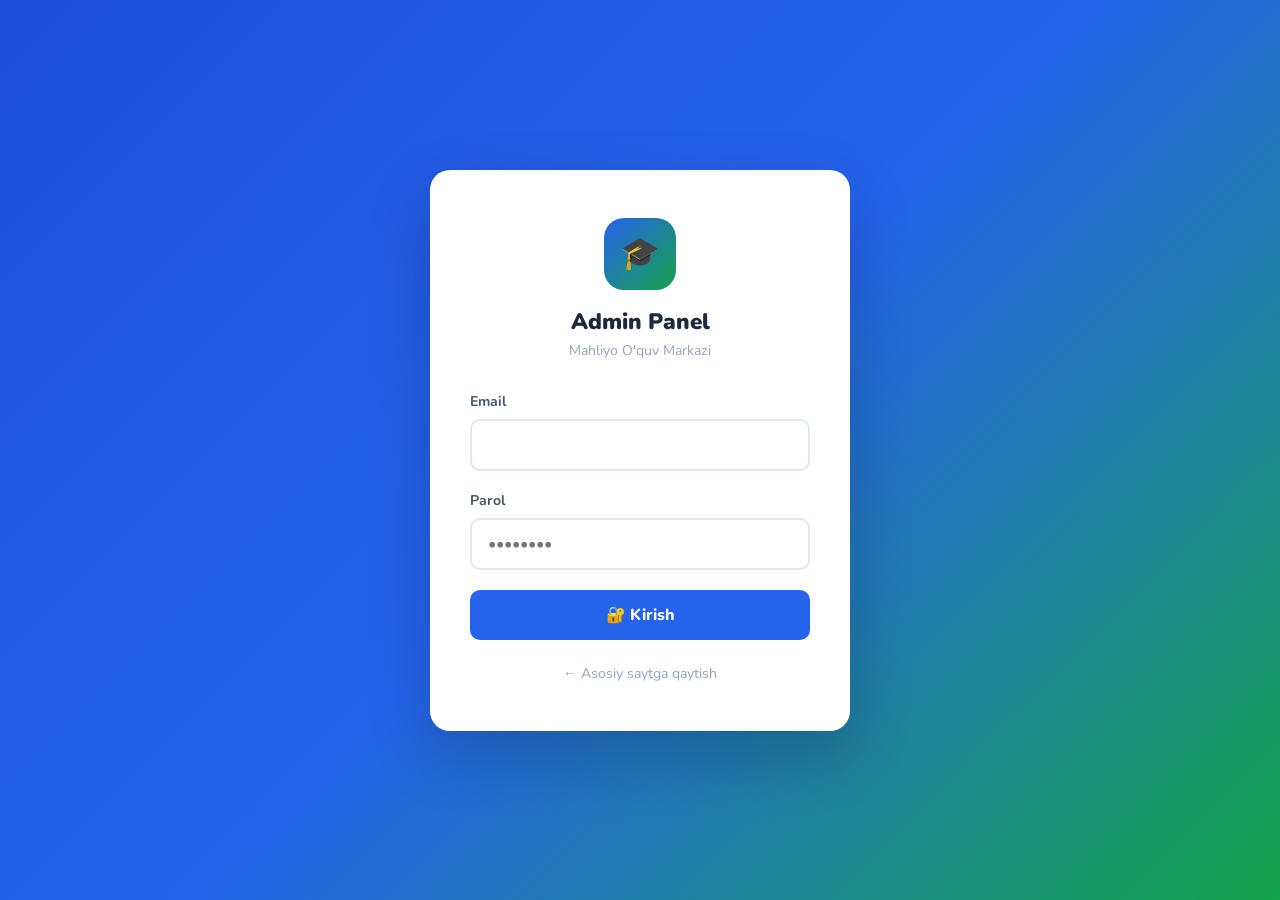
<file: src/main/resources/static/admin/login.html>
<!DOCTYPE html>
<html lang="uz">
<head>
  <meta charset="UTF-8"/>
  <meta name="viewport" content="width=device-width, initial-scale=1.0"/>
  <title>Admin — Mahliyo O'quv Markazi</title>
  <link rel="preconnect" href="https://fonts.googleapis.com"/>
  <link href="https://fonts.googleapis.com/css2?family=Nunito:wght@400;600;700;800;900&display=swap" rel="stylesheet"/>
  <style>
    *, *::before, *::after { box-sizing: border-box; margin: 0; padding: 0; }
    body {
      font-family: 'Nunito', sans-serif;
      min-height: 100vh;
      background: linear-gradient(135deg, #1d4ed8 0%, #2563eb 50%, #16a34a 100%);
      display: flex;
      align-items: center;
      justify-content: center;
      padding: 24px;
    }
    .login-box {
      background: #fff;
      border-radius: 20px;
      padding: 48px 40px;
      width: 100%;
      max-width: 420px;
      box-shadow: 0 24px 64px rgba(0,0,0,0.2);
    }
    .login-logo {
      text-align: center;
      margin-bottom: 32px;
    }
    .login-logo__icon {
      width: 72px;
      height: 72px;
      background: linear-gradient(135deg, #2563eb, #16a34a);
      border-radius: 20px;
      display: flex;
      align-items: center;
      justify-content: center;
      font-size: 2rem;
      margin: 0 auto 16px;
    }
    .login-logo h1 { font-size: 1.4rem; font-weight: 900; color: #1e293b; margin-bottom: 4px; }
    .login-logo p  { font-size: 0.88rem; color: #94a3b8; }
    .form-group { margin-bottom: 20px; }
    .form-group label {
      display: block;
      font-size: 0.88rem;
      font-weight: 700;
      color: #475569;
      margin-bottom: 8px;
    }
    .form-group input {
      width: 100%;
      padding: 13px 16px;
      border: 2px solid #e2e8f0;
      border-radius: 10px;
      font-size: 1rem;
      font-family: inherit;
      color: #1e293b;
      outline: none;
      transition: 0.2s;
    }
    .form-group input:focus {
      border-color: #2563eb;
      box-shadow: 0 0 0 3px rgba(37,99,235,0.10);
    }
    .alert {
      padding: 12px 16px;
      border-radius: 8px;
      font-size: 0.9rem;
      font-weight: 600;
      margin-bottom: 20px;
      display: none;
    }
    .alert.show { display: block; }
    .alert--error   { background: #fef2f2; color: #ef4444; border: 1px solid #fecaca; }
    .alert--success { background: #f0fdf4; color: #16a34a; border: 1px solid #bbf7d0; }
    .login-btn {
      width: 100%;
      padding: 14px;
      background: #2563eb;
      color: #fff;
      border: none;
      border-radius: 10px;
      font-size: 1rem;
      font-weight: 800;
      font-family: inherit;
      cursor: pointer;
      transition: 0.2s;
    }
    .login-btn:hover { background: #1d4ed8; transform: translateY(-2px); box-shadow: 0 8px 24px rgba(37,99,235,0.25); }
    .login-btn:disabled { opacity: 0.7; cursor: not-allowed; transform: none; }
    .back-link {
      display: block;
      text-align: center;
      margin-top: 24px;
      font-size: 0.88rem;
      color: #94a3b8;
      text-decoration: none;
      transition: 0.2s;
    }
    .back-link:hover { color: #2563eb; }
  </style>
</head>
<body>
  <div class="login-box">
    <div class="login-logo">
      <div class="login-logo__icon">🎓</div>
      <h1>Admin Panel</h1>
      <p>Mahliyo O'quv Markazi</p>
    </div>

    <div id="loginAlert" class="alert"></div>

    <div class="form-group">
      <label>Email</label>
      <input type="email" id="emailInput" autocomplete="username"/>
    </div>
    <div class="form-group">
      <label>Parol</label>
      <input type="password" id="passwordInput" placeholder="••••••••" autocomplete="current-password"/>
    </div>

    <button class="login-btn" id="loginBtn" onclick="doLogin()">🔐 Kirish</button>
    <a href="../index.html" class="back-link">← Asosiy saytga qaytish</a>
  </div>

<script>
  const API_BASE = 'https://mahliyoedu-production.up.railway.app';

  // Agar token mavjud bo'lsa — dashboard ga o'tkazamiz
  if (sessionStorage.getItem('admin_token')) {
    window.location.href = 'dashboard.html';
  }

  async function doLogin() {
    const email    = document.getElementById('emailInput').value.trim();
    const password = document.getElementById('passwordInput').value;
    const btn      = document.getElementById('loginBtn');

    if (!email || !password) {
      showAlert('error', '❌ Email va parolni kiriting!');
      return;
    }

    btn.disabled    = true;
    btn.textContent = '⏳ Tekshirilmoqda...';

    try {
      const res  = await fetch(API_BASE + '/api/admin/login', {
        method:  'POST',
        headers: { 'Content-Type': 'application/json' },
        body:    JSON.stringify({ email, password })
      });
      const data = await res.json();

      if (data.success && data.token) {
        // JWT tokenni saqlash
        sessionStorage.setItem('admin_token', data.token);
        sessionStorage.setItem('admin_email', email);
        showAlert('success', '✅ Muvaffaqiyatli! Yo\'naltirilmoqda...');
        setTimeout(() => { window.location.href = 'dashboard.html'; }, 800);
      } else {
        showAlert('error', '❌ Email yoki parol noto\'g\'ri!');
        btn.disabled    = false;
        btn.textContent = '🔐 Kirish';
      }
    } catch (err) {
      showAlert('error', '❌ Server bilan bog\'lanib bo\'lmadi!');
      btn.disabled    = false;
      btn.textContent = '🔐 Kirish';
    }
  }

  function showAlert(type, msg) {
    const el = document.getElementById('loginAlert');
    el.className  = `alert alert--${type} show`;
    el.textContent = msg;
  }

  document.addEventListener('keydown', e => { if (e.key === 'Enter') doLogin(); });
</script>
</body>
</html>
</file>
<file: src/main/resources/static/css/style.css>
/* ========== O'ZGARUVCHILAR ========== */
:root {
  --blue:        #2563eb;
  --blue-light:  #eff6ff;
  --blue-dark:   #1d4ed8;
  --green:       #16a34a;
  --green-light: #f0fdf4;
  --green-dark:  #15803d;
  --red:         #ef4444;
  --red-light:   #fef2f2;
  --white:       #ffffff;
  --gray-50:     #f8fafc;
  --gray-100:    #f1f5f9;
  --gray-200:    #e2e8f0;
  --gray-400:    #94a3b8;
  --gray-600:    #475569;
  --gray-800:    #1e293b;
  --shadow-sm:   0 1px 3px rgba(0,0,0,0.08);
  --shadow-md:   0 4px 16px rgba(0,0,0,0.10);
  --shadow-lg:   0 8px 32px rgba(0,0,0,0.13);
  --radius:      12px;
  --radius-sm:   8px;
  --transition:  0.25s ease;
}

/* ========== RESET ========== */
*, *::before, *::after { box-sizing: border-box; margin: 0; padding: 0; }
html { scroll-behavior: smooth; }
body {
  font-family: 'Nunito', sans-serif;
  background: var(--gray-50);
  color: var(--gray-800);
  min-height: 100vh;
  display: flex;
  flex-direction: column;
}
a { text-decoration: none; color: inherit; }
img { max-width: 100%; display: block; }
ul { list-style: none; }

/* ========== NAVBAR ========== */
.navbar {
  position: sticky;
  top: 0;
  z-index: 1000;
  background: var(--white);
  box-shadow: var(--shadow-sm);
  border-bottom: 2px solid var(--blue-light);
}
.navbar__inner {
  max-width: 1100px;
  margin: 0 auto;
  padding: 0 24px;
  height: 68px;
  display: flex;
  align-items: center;
  justify-content: space-between;
}
.navbar__logo {
  display: flex;
  align-items: center;
  gap: 10px;
  font-size: 1.3rem;
  font-weight: 800;
  color: var(--blue);
  letter-spacing: -0.5px;
}
.navbar__logo span {
  color: var(--green);
}
.navbar__logo-icon {
  width: 38px;
  height: 38px;
  background: linear-gradient(135deg, var(--blue), var(--green));
  border-radius: 10px;
  display: flex;
  align-items: center;
  justify-content: center;
  font-size: 1.2rem;
}
.navbar__links {
  display: flex;
  align-items: center;
  gap: 4px;
}
.navbar__links a {
  padding: 8px 16px;
  border-radius: var(--radius-sm);
  font-size: 0.95rem;
  font-weight: 600;
  color: var(--gray-600);
  transition: var(--transition);
}
.navbar__links a:hover {
  background: var(--blue-light);
  color: var(--blue);
}
.navbar__links a.active {
  background: var(--blue);
  color: var(--white);
}
.navbar__cta {
  background: var(--green) !important;
  color: var(--white) !important;
  border-radius: var(--radius-sm);
  padding: 8px 20px !important;
  font-weight: 700 !important;
  transition: var(--transition);
}
.navbar__cta:hover {
  background: var(--green-dark) !important;
  transform: translateY(-1px);
  box-shadow: var(--shadow-md);
}
.navbar__burger {
  display: none;
  flex-direction: column;
  gap: 5px;
  cursor: pointer;
  padding: 4px;
}
.navbar__burger span {
  width: 26px;
  height: 3px;
  background: var(--blue);
  border-radius: 2px;
  transition: var(--transition);
}

/* ========== FOOTER ========== */
.footer {
  background: var(--gray-800);
  color: var(--gray-400);
  padding: 48px 24px 24px;
  margin-top: auto;
}
.footer__inner {
  max-width: 1100px;
  margin: 0 auto;
  display: grid;
  grid-template-columns: 2fr 1fr 1fr;
  gap: 40px;
}
.footer__brand-name {
  font-size: 1.2rem;
  font-weight: 800;
  color: var(--white);
  margin-bottom: 10px;
}
.footer__brand-desc {
  font-size: 0.9rem;
  line-height: 1.7;
  margin-bottom: 20px;
}
.footer__socials {
  display: flex;
  gap: 12px;
}
.footer__socials a {
  width: 38px;
  height: 38px;
  border-radius: 8px;
  background: rgba(255,255,255,0.08);
  display: flex;
  align-items: center;
  justify-content: center;
  font-size: 1.1rem;
  transition: var(--transition);
}
.footer__socials a:hover {
  background: var(--blue);
  color: var(--white);
  transform: translateY(-2px);
}
.footer__col-title {
  font-size: 0.9rem;
  font-weight: 700;
  color: var(--white);
  margin-bottom: 16px;
  text-transform: uppercase;
  letter-spacing: 0.5px;
}
.footer__col ul li {
  margin-bottom: 10px;
}
.footer__col ul li a {
  font-size: 0.9rem;
  transition: var(--transition);
}
.footer__col ul li a:hover {
  color: var(--white);
}
.footer__bottom {
  max-width: 1100px;
  margin: 32px auto 0;
  padding-top: 20px;
  border-top: 1px solid rgba(255,255,255,0.08);
  display: flex;
  justify-content: space-between;
  align-items: center;
  font-size: 0.85rem;
}

/* ========== UMUMIY KOMPONENTLAR ========== */
.container {
  max-width: 1100px;
  margin: 0 auto;
  padding: 0 24px;
}
.section {
  padding: 80px 0;
}
.section-title {
  font-size: 2rem;
  font-weight: 800;
  color: var(--gray-800);
  margin-bottom: 12px;
}
.section-subtitle {
  font-size: 1.05rem;
  color: var(--gray-600);
  margin-bottom: 48px;
}
.section-header {
  text-align: center;
  margin-bottom: 48px;
}
.section-header .section-title { margin-bottom: 12px; }
.badge {
  display: inline-block;
  padding: 4px 14px;
  border-radius: 20px;
  font-size: 0.8rem;
  font-weight: 700;
  margin-bottom: 12px;
}
.badge--blue { background: var(--blue-light); color: var(--blue); }
.badge--green { background: var(--green-light); color: var(--green); }
.btn {
  display: inline-flex;
  align-items: center;
  gap: 8px;
  padding: 12px 28px;
  border-radius: var(--radius-sm);
  font-size: 1rem;
  font-weight: 700;
  cursor: pointer;
  border: none;
  transition: var(--transition);
  font-family: inherit;
}
.btn--primary {
  background: var(--blue);
  color: var(--white);
}
.btn--primary:hover {
  background: var(--blue-dark);
  transform: translateY(-2px);
  box-shadow: var(--shadow-md);
}
.btn--green {
  background: var(--green);
  color: var(--white);
}
.btn--green:hover {
  background: var(--green-dark);
  transform: translateY(-2px);
  box-shadow: var(--shadow-md);
}
.btn--outline {
  background: transparent;
  color: var(--blue);
  border: 2px solid var(--blue);
}
.btn--outline:hover {
  background: var(--blue);
  color: var(--white);
}
.card {
  background: var(--white);
  border-radius: var(--radius);
  box-shadow: var(--shadow-sm);
  padding: 28px;
  transition: var(--transition);
  border: 1px solid var(--gray-200);
}
.card:hover {
  box-shadow: var(--shadow-lg);
  transform: translateY(-4px);
}

/* ========== PAGE HERO (kichik sahifalar uchun) ========== */
.page-hero {
  background: linear-gradient(135deg, var(--blue) 0%, var(--blue-dark) 100%);
  color: var(--white);
  padding: 64px 24px;
  text-align: center;
}
.page-hero h1 {
  font-size: 2.4rem;
  font-weight: 800;
  margin-bottom: 12px;
}
.page-hero p {
  font-size: 1.1rem;
  opacity: 0.85;
}

/* ========== FORM ========== */
.form-group {
  margin-bottom: 20px;
}
.form-group label {
  display: block;
  font-size: 0.9rem;
  font-weight: 700;
  color: var(--gray-600);
  margin-bottom: 8px;
}
.form-group input,
.form-group textarea,
.form-group select {
  width: 100%;
  padding: 12px 16px;
  border: 2px solid var(--gray-200);
  border-radius: var(--radius-sm);
  font-size: 1rem;
  font-family: inherit;
  color: var(--gray-800);
  background: var(--white);
  transition: var(--transition);
  outline: none;
}
.form-group input:focus,
.form-group textarea:focus,
.form-group select:focus {
  border-color: var(--blue);
  box-shadow: 0 0 0 3px rgba(37,99,235,0.10);
}
.form-group textarea { resize: vertical; min-height: 120px; }

/* ========== ALERT ========== */
.alert {
  padding: 14px 20px;
  border-radius: var(--radius-sm);
  font-size: 0.95rem;
  font-weight: 600;
  margin-bottom: 20px;
  display: none;
}
.alert--success {
  background: var(--green-light);
  color: var(--green-dark);
  border: 1px solid #bbf7d0;
}
.alert--error {
  background: var(--red-light);
  color: var(--red);
  border: 1px solid #fecaca;
}
.alert.show { display: block; }

/* ========== RESPONSIVE ========== */
@media (max-width: 768px) {
  .navbar__links {
    display: none;
    position: absolute;
    top: 68px;
    left: 0;
    right: 0;
    background: var(--white);
    flex-direction: column;
    padding: 16px;
    box-shadow: var(--shadow-md);
    border-top: 1px solid var(--gray-200);
  }
  .navbar__links.open { display: flex; }
  .navbar__links a { width: 100%; padding: 12px 16px; }
  .navbar__burger { display: flex; }
  .footer__inner { grid-template-columns: 1fr; gap: 32px; }
  .footer__bottom { flex-direction: column; gap: 8px; text-align: center; }
  .section { padding: 56px 0; }
  .section-title { font-size: 1.6rem; }
  .page-hero h1 { font-size: 1.8rem; }
}
</file>
